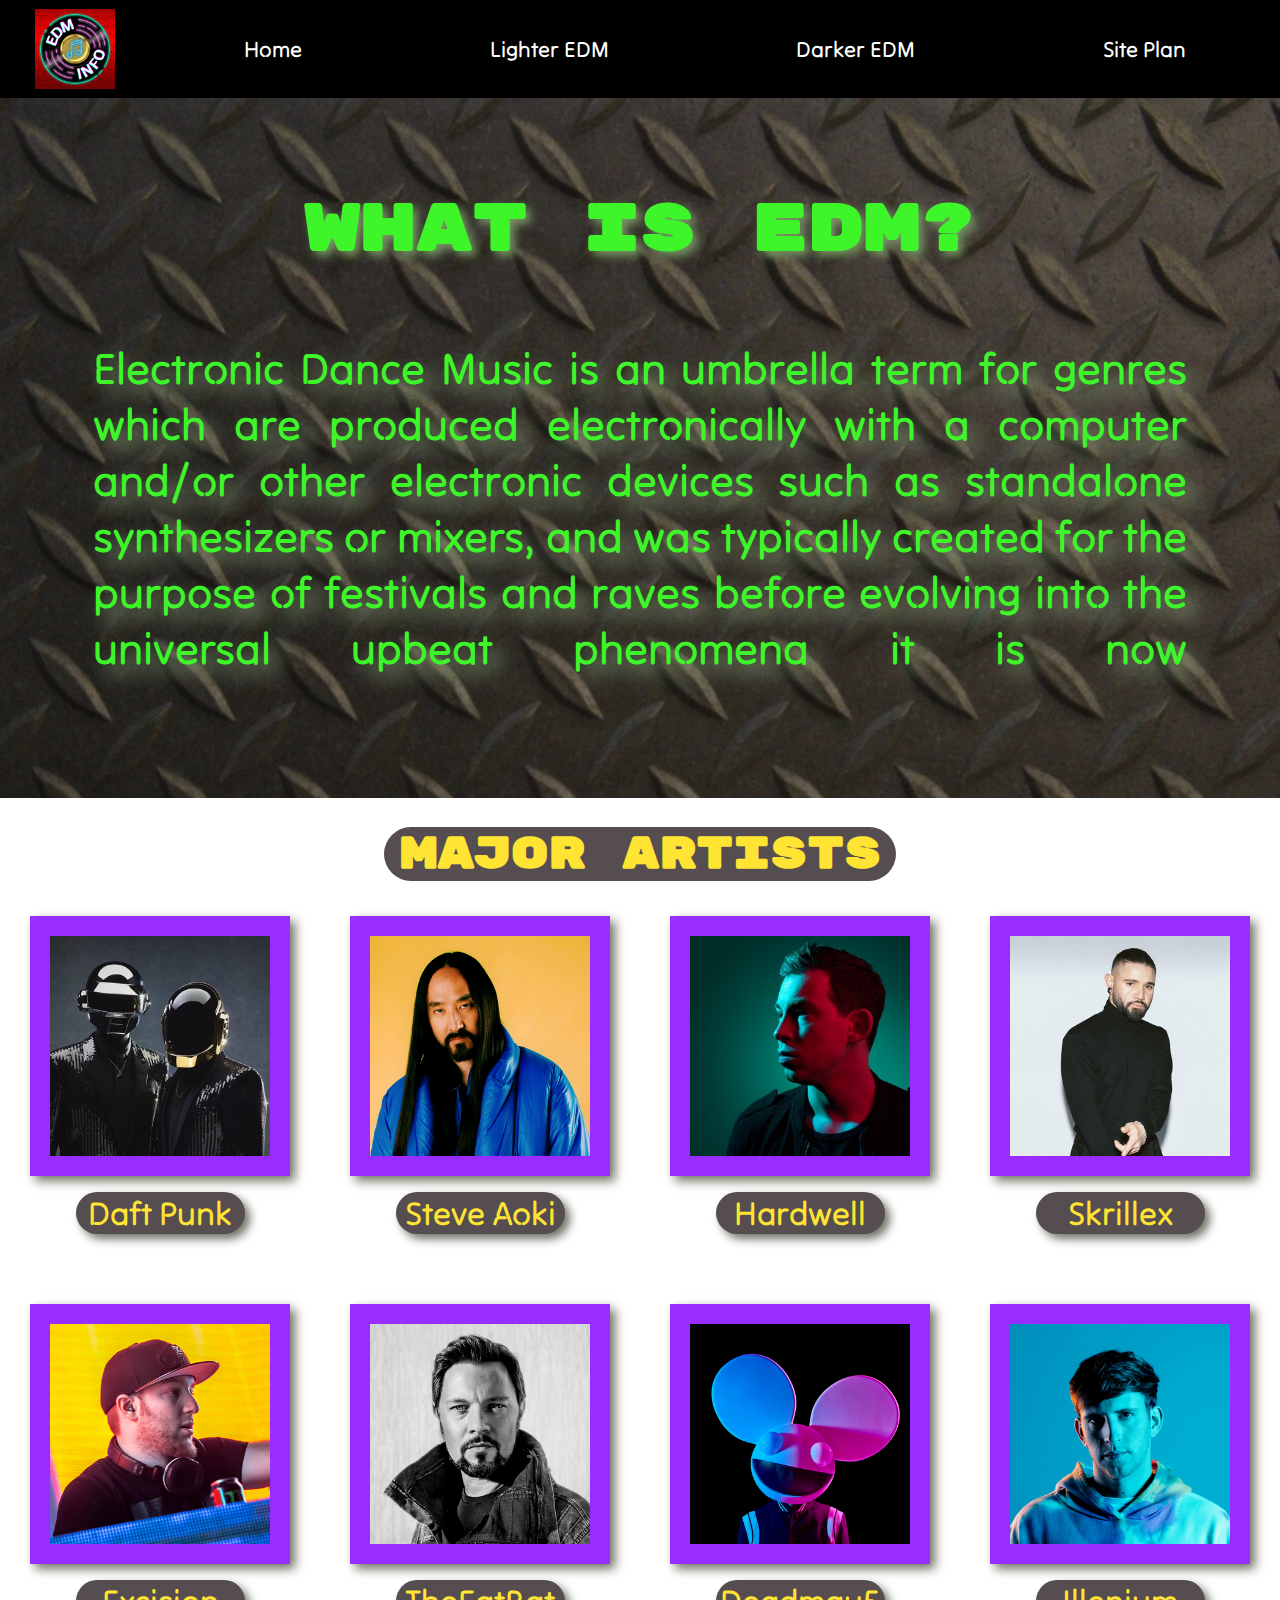
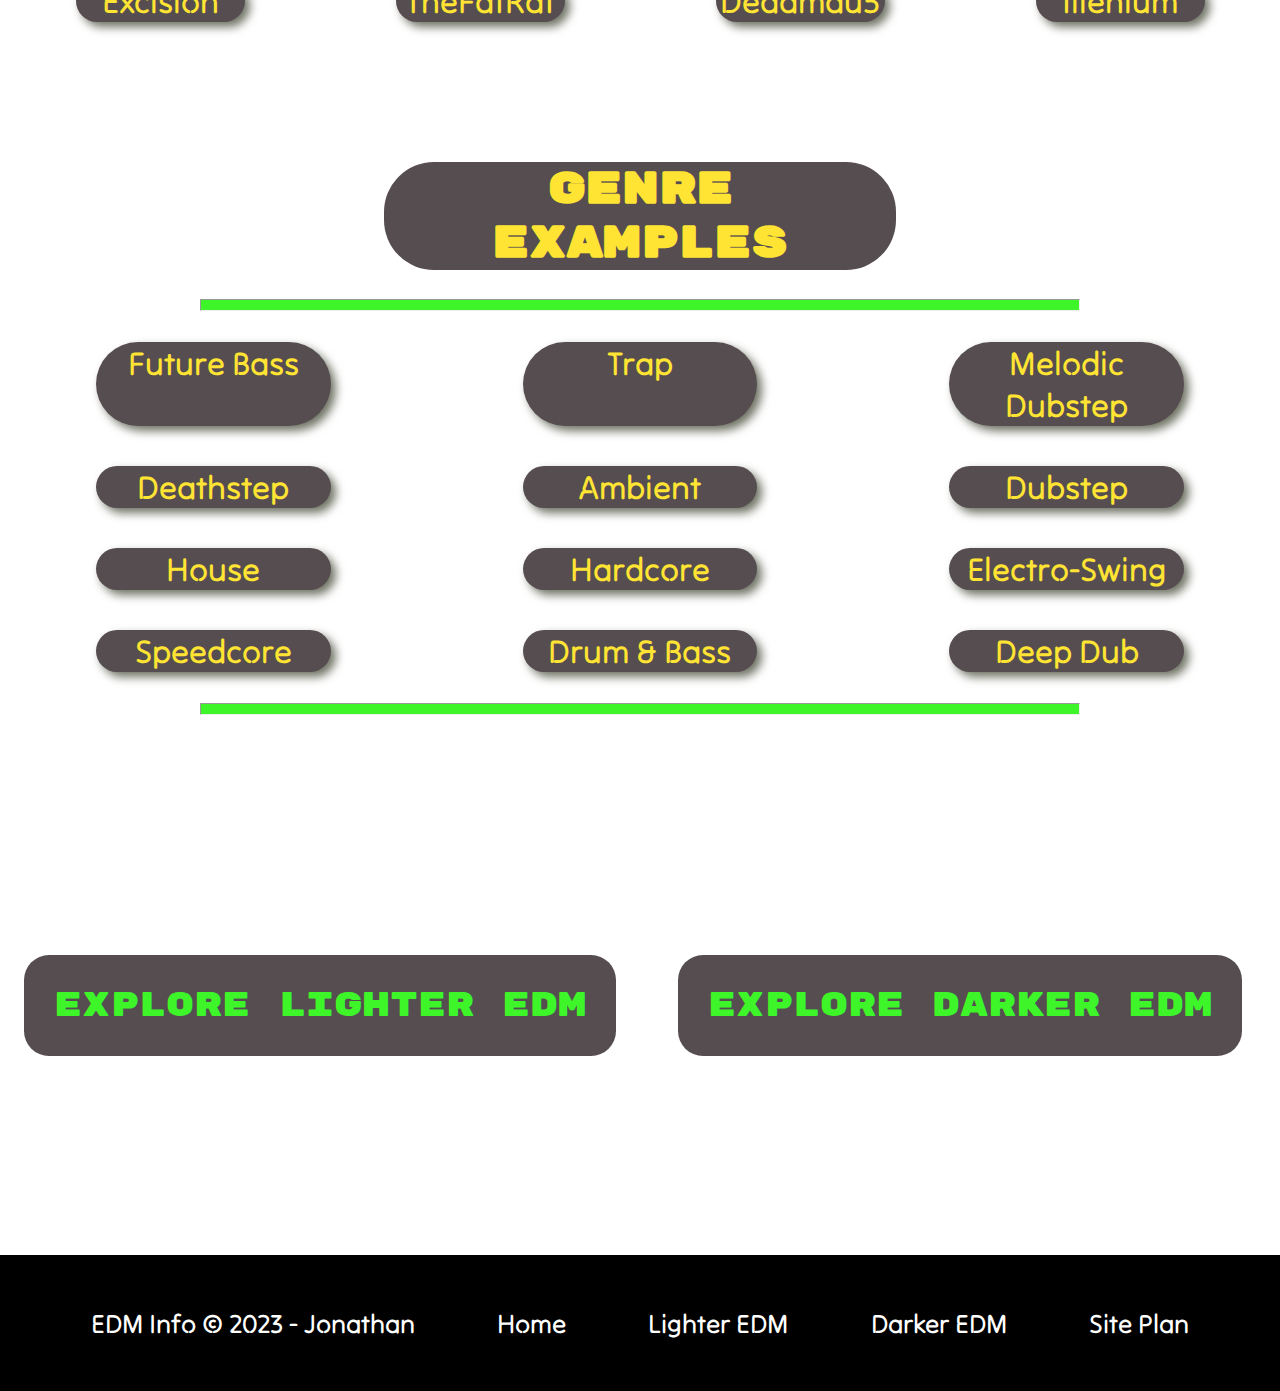
<file: edminfo/index.html>
<!DOCTYPE html>
<html lang="en">
<head>
    <meta charset="UTF-8">
    <meta name="viewport" content="width=device-width, initial-scale=1.0">
    <title>EDM Info | Home</title>
    <link rel="stylesheet" href="styles/style.css">
</head>
<body>
    <div id="content">
        <header>
            <a id="logo-link" href="index.html">
                <img class="logo" src="images/edm_info_logo.png" alt="EDM Info Logo">
            </a>
            <nav>
                <a href="index.html">Home</a>
                <a href="lighter-edm.html">Lighter EDM</a>
                <a href="darker-edm.html">Darker EDM</a>
                <a href="site-plan.html">Site Plan</a>
            </nav>
        </header>
        <div id="hero">
            <div id="hero-box">
                <div class="parallax"></div>
                <!--<img id="hero-img" src="images/hero_banner.jpg" alt="Metal Grate Background">-->
            </div>
            <section id="hero-msg">
                <h1 class="home-title">What is EDM?</h1>
                <p>Electronic Dance Music is an umbrella term for genres which are produced electronically with a computer and/or other electronic devices such as standalone synthesizers or mixers, and was typically created for the purpose of festivals and raves before evolving into the universal upbeat phenomena it is now</p>
            </section>
        </div>
        <main>
            <div class="title-boxes">
                <h1>Major Artists</h1>
            </div>
            <div id="artist-grid">
                <section class="artist-card-daft">
                    <img class="card-img" src="images/daft_punk.jpg" alt="Daft Punk image">
                    <h2 class="artist-name">Daft Punk</h2>
                </section>
                <section class="artist-card-steve">
                    <img class="card-img" src="images/steve_aoki.png" alt="Steve Aoki image">
                    <h2 class="artist-name">Steve Aoki</h2>
                </section>
                <section class="artist-card-hardwell">
                    <img class="card-img" src="images/hardwell.jpg" alt="hardwell image">
                    <h2 class="artist-name">Hardwell</h2>
                </section>
                <section class="artist-card-skrillex">
                    <img class="card-img" src="images/skillex.jpg" alt="Skrillex image">
                    <h2 class="artist-name">Skrillex</h2>
                </section>
                <section class="artist-card-excision">
                    <img class="card-img" src="images/excision.png" alt="Excision image">
                    <h2 class="artist-name">Excision</h2>
                </section>
                <section class="artist-card-thefatrat">
                    <img class="card-img" src="images/thefatrat.png" alt="TheFatRat image">
                    <h2 class="artist-name">TheFatRat</h2>
                </section>
                <section class="artist-card-deadmau5">
                    <img class="card-img" src="images/deadmau5.png" alt="Deadmau5 image">
                    <h2 class="artist-name">Deadmau5</h2>
                </section>
                <section class="artist-card-illenium">
                    <img class="card-img" src="images/illenium.png" alt="Illenium image">
                    <h2 class="artist-name">Illenium</h2>
                </section>
            </div>
            <div class="title-boxes">
                <h1>Genre Examples</h1>
            </div>
            <hr>
            <div id="genre-grid">
                <h2 class="genre-card-future">Future Bass</h2>
                <h2 class="genre-card-trap">Trap</h2>
                <h2 class="genre-card-melodic">Melodic Dubstep</h2>
                <h2 class="genre-card-deathstep">Deathstep</h2>
                <h2 class="genre-card-ambient">Ambient</h2>
                <h2 class="genre-card-dubstep">Dubstep</h2>
                <h2 class="genre-card-house">House</h2>
                <h2 class="genre-card-hardcore">Hardcore</h2>
                <h2 class="genre-card-electro">Electro-Swing</h2>
                <h2 class="genre-card-speedcore">Speedcore</h2>
                <h2 class="genre-card-drum">Drum & Bass</h2>
                <h2 class="genre-card-deep">Deep Dub</h2>
            </div>
            <hr>
            <div id="button-grid">
                <div class="parallax2"></div>
                <a class="button-light" href="lighter-edm.html">Explore Lighter EDM</a>
                <a class="button-dark" href="darker-edm.html">Explore Darker EDM</a>
            </div>
        </main>
        <footer>
            <p>EDM Info &copy; 2023 - Jonathan</p>
            <p><a href="index.html">Home</a></p>
            <p><a href="lighter-edm.html">Lighter EDM</a></p>
            <p><a href="darker-edm.html">Darker EDM</a></p>
            <p><a href="site-plan.html">Site Plan</a></p>
        </footer>
    </div>
</body>
</html>
</file>
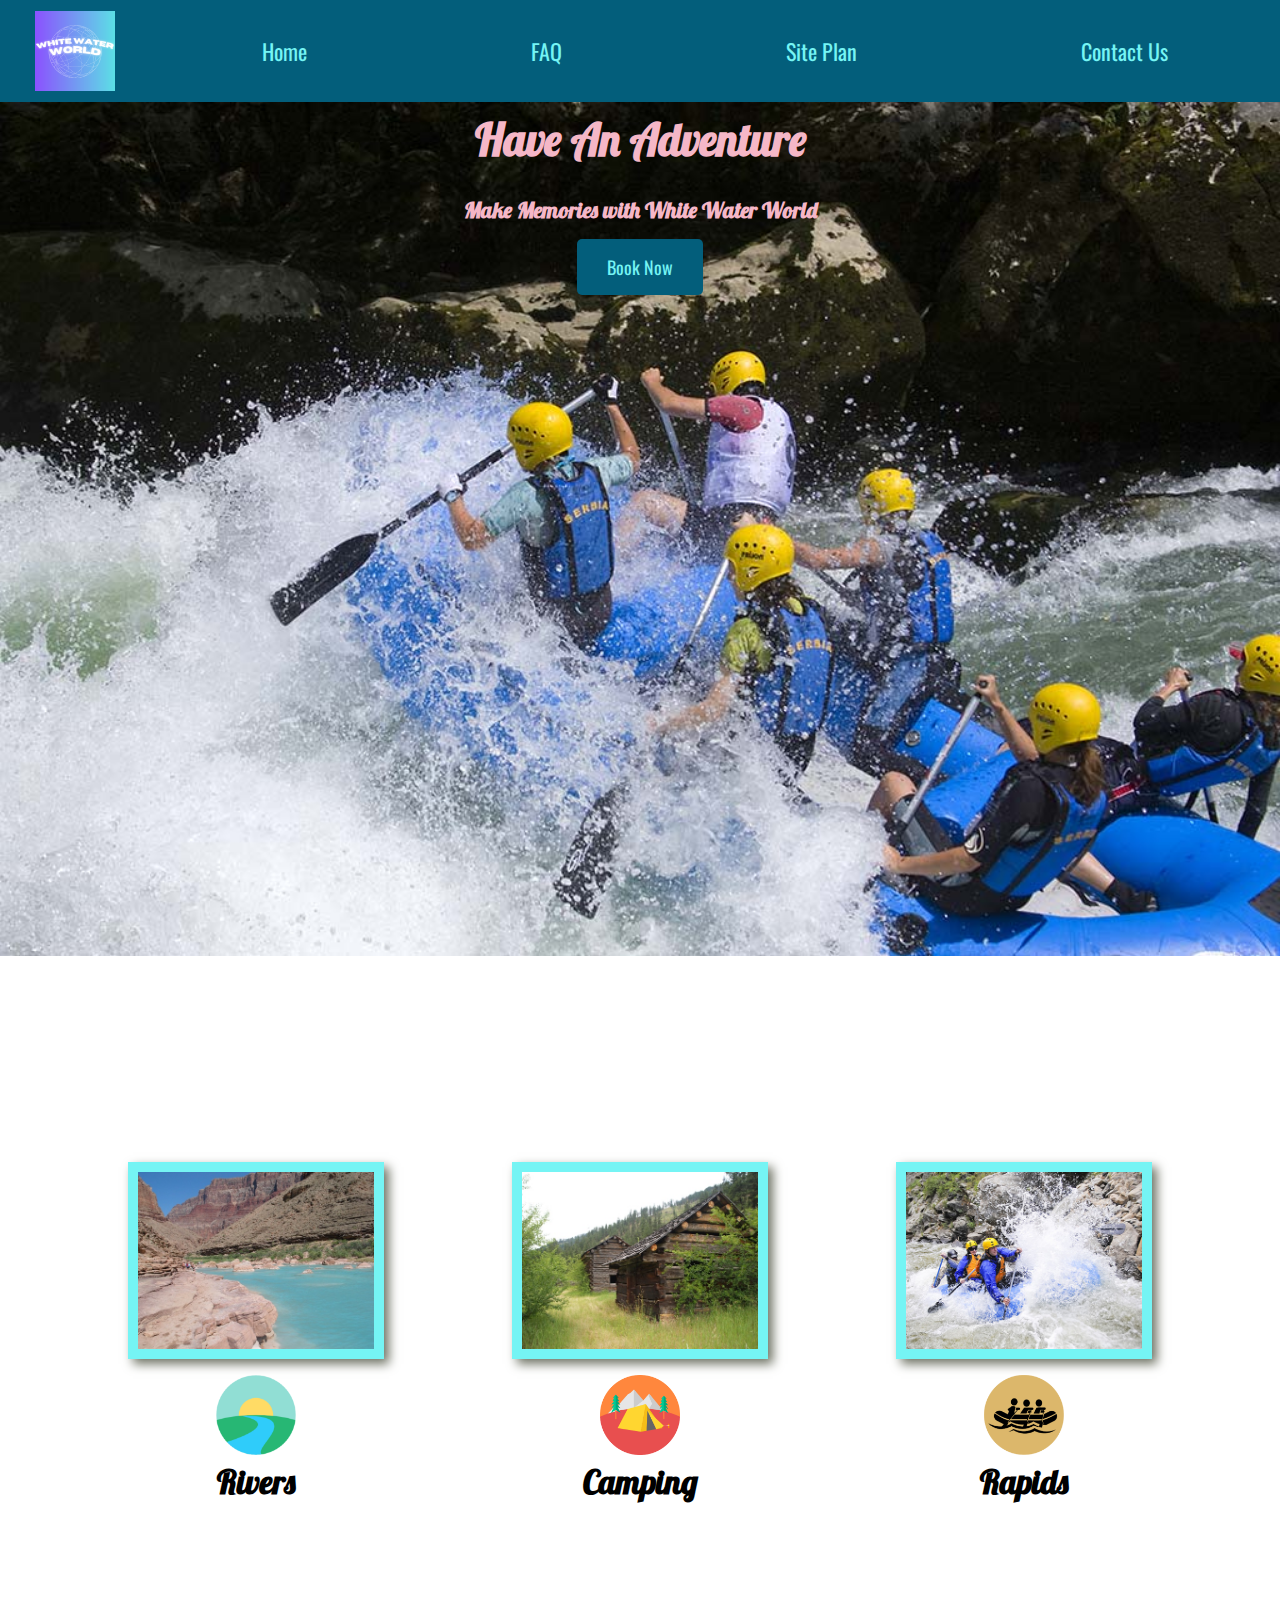
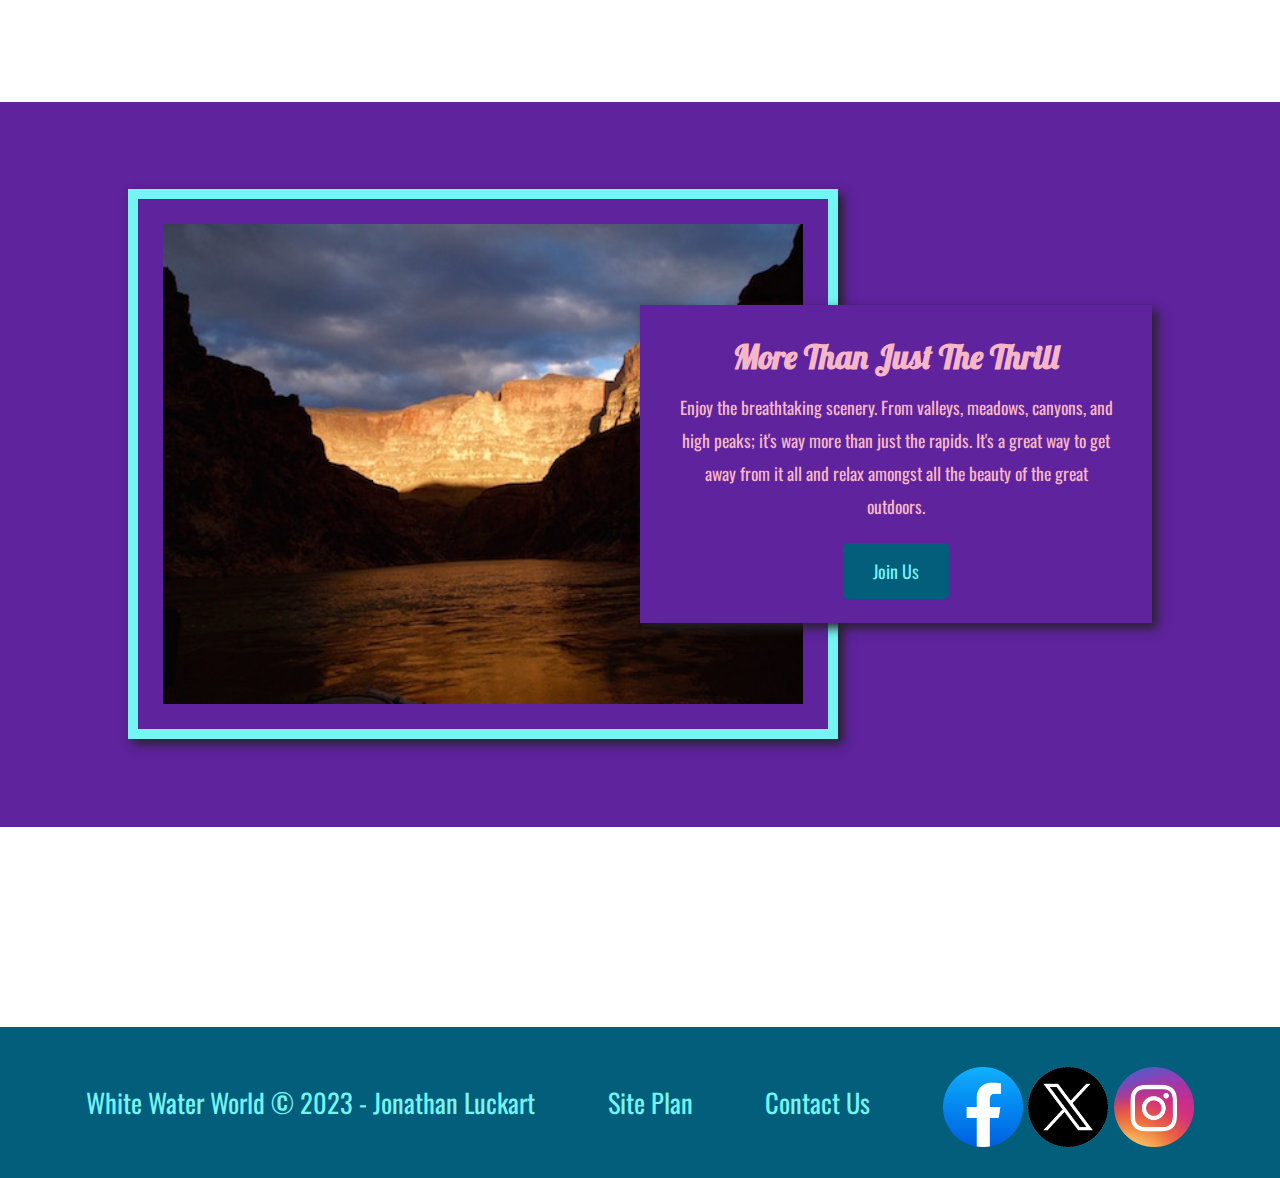
<file: wwr/index.html>
<!DOCTYPE html>
<html lang="en">
<head>
    <meta charset="UTF-8">
    <meta name="viewport" content="width=device-width, initial-scale=1.0">
    <title>White Water World | Home</title>
    <link rel="stylesheet" href="styles/style.css">
</head>
<body>
    <div id="content">
        <header>
            <a id="logo_link" href="index.html">
                <img class="logo" src="images/rafting_logo.png" alt="White Water World logo">
            </a>
            <nav>
                <a href="index.html">Home</a>
                <a href="faq.html">FAQ</a>
                <a href="site-plan-rafting.html">Site Plan</a>
                <a href="contactus.html">Contact Us</a>
            </nav>
        </header>
        <div id="hero">
            <div id="hero-box">
                <img id="hero-img" src="images/hero.jpg" alt="People enjoying rafting">
            </div>
            <section id="hero-msg">
                <h1 class="home-title">Have An Adventure</h1>
                <h4>Make Memories with White Water World</h4>
                <div class="button-box">
                    <a class="book" href="contactus.html">Book Now</a>
                </div>
            </section>
        </div>
        <main class="home-grid">
            <section class="rivers-card">
                <img class="card-img" src="images/rivers.jpg" alt="river in canyon">
                <img class="icon" src="images/river_icon.png" alt="river icon">
                <h2>Rivers</h2>
            </section>
            <section class="camping-card">
                <img class="card-img" src="images/camping.jpg" alt="cabin in the woods">
                <img class="icon" src="images/camping_icon.png" alt="camping icon">
                <h2>Camping</h2>
            </section>
            <section class="rapids-card">
                <img class="card-img" src="images/rapids.jpg" alt="rafting boat">
                <img class="icon" src="images/rapids_icon.png" alt="rafting icon">
                <h2>Rapids</h2>
            </section>
            <div id="background"></div>
            <img class="mountains" src="images/mountains.jpg" alt="Misty mountains">
            <section class="msg">
                <h2>More Than Just The Thrill</h2>
                <p>Enjoy the breathtaking scenery. From valleys, meadows, canyons, and high peaks; it's way more than just the rapids. It's a great way to get away from it all and relax amongst all the beauty of the great outdoors.</p>
                <a class="join" href="rivers.html">Join Us</a>
            </section>
        </main>
        <footer>
            <p>White Water World &copy; 2023 - Jonathan Luckart</p>
            <p><a href="site-plan-rafting.html">Site Plan</a></p>
            <p><a href="contactus.html">Contact Us</a></p>
            <div class="social">
                <a href="https://facebook.com" target="_blank">
                    <img src="images/facebook.png" alt="fb icon">
                </a>
                <a href="https://twitter.com" target="_blank">
                    <img src="images/twitter.png" alt="twitter icon">
                </a>
                <a href="https://instagram.com" target="_blank">
                    <img src="images/instagram.png" alt="instagram icon">
                </a>
            </div>
        </footer>
    </div>
</body>
</html>
</file>
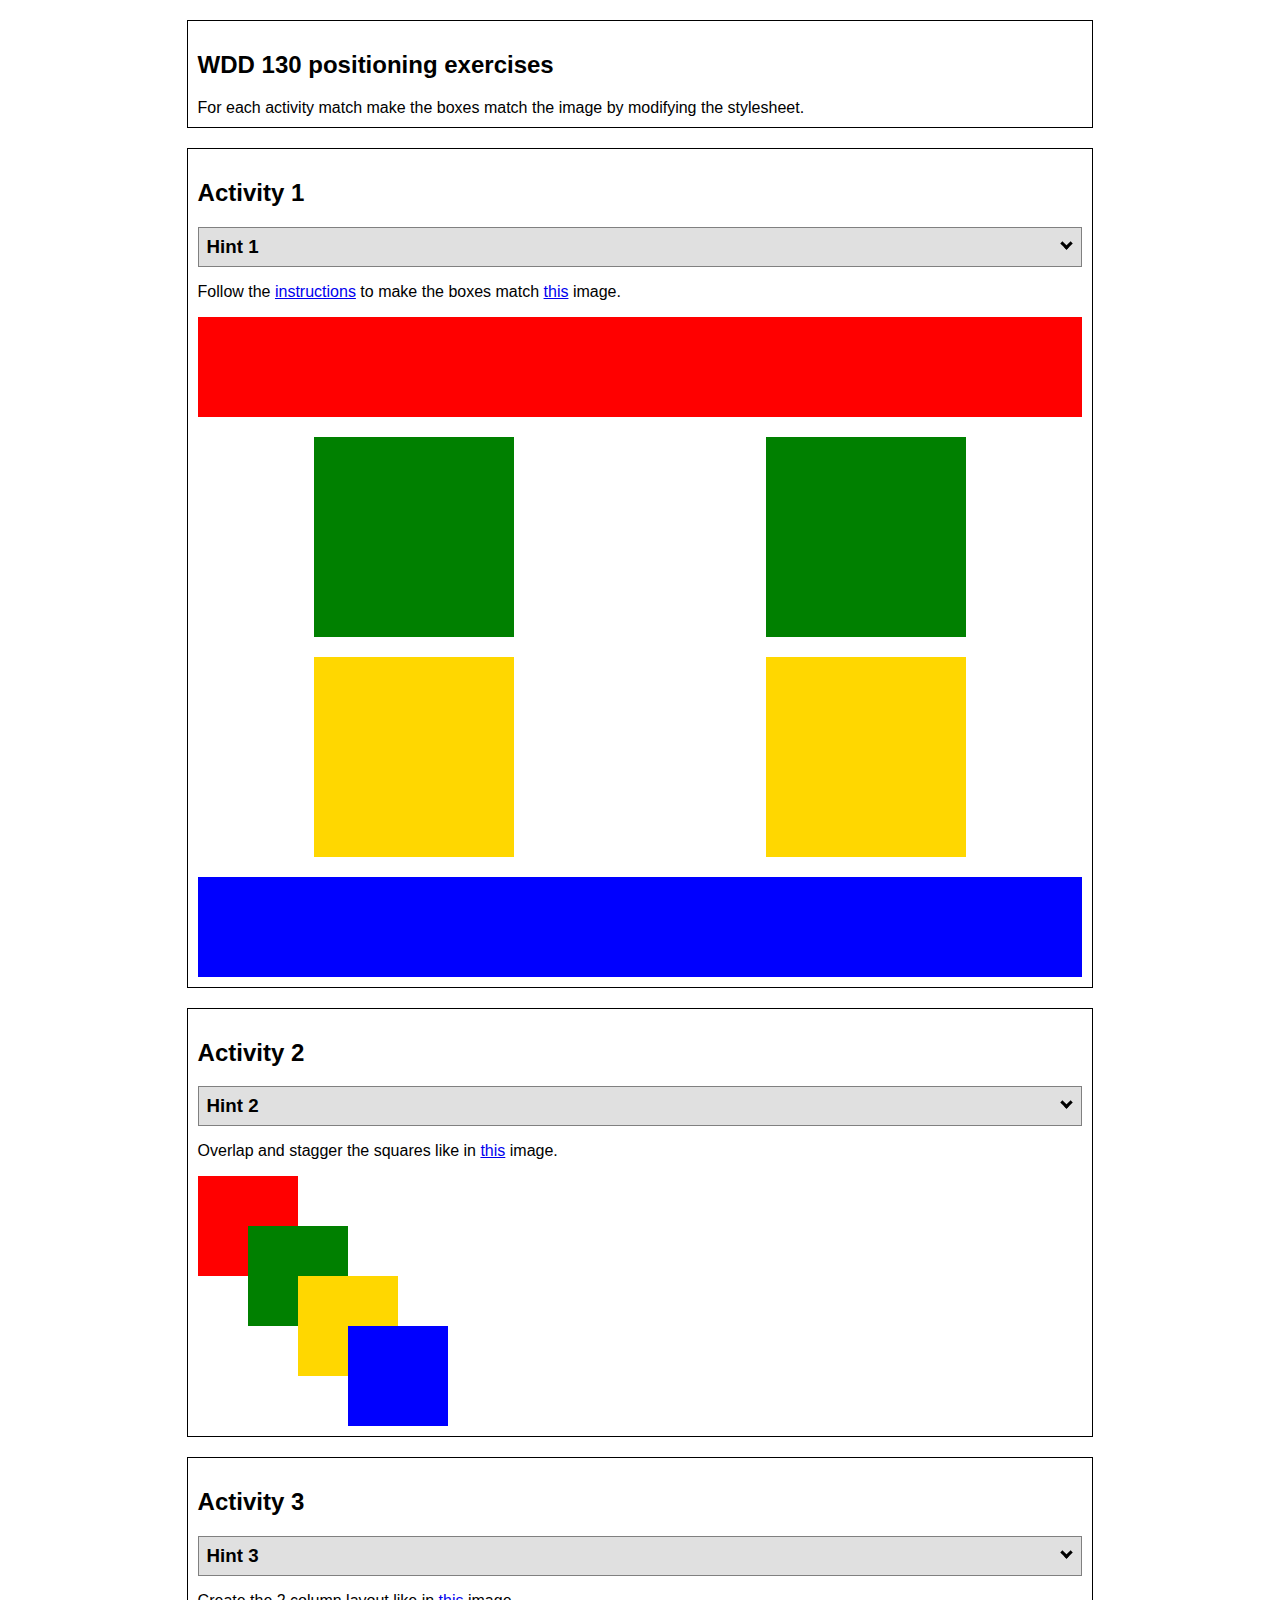
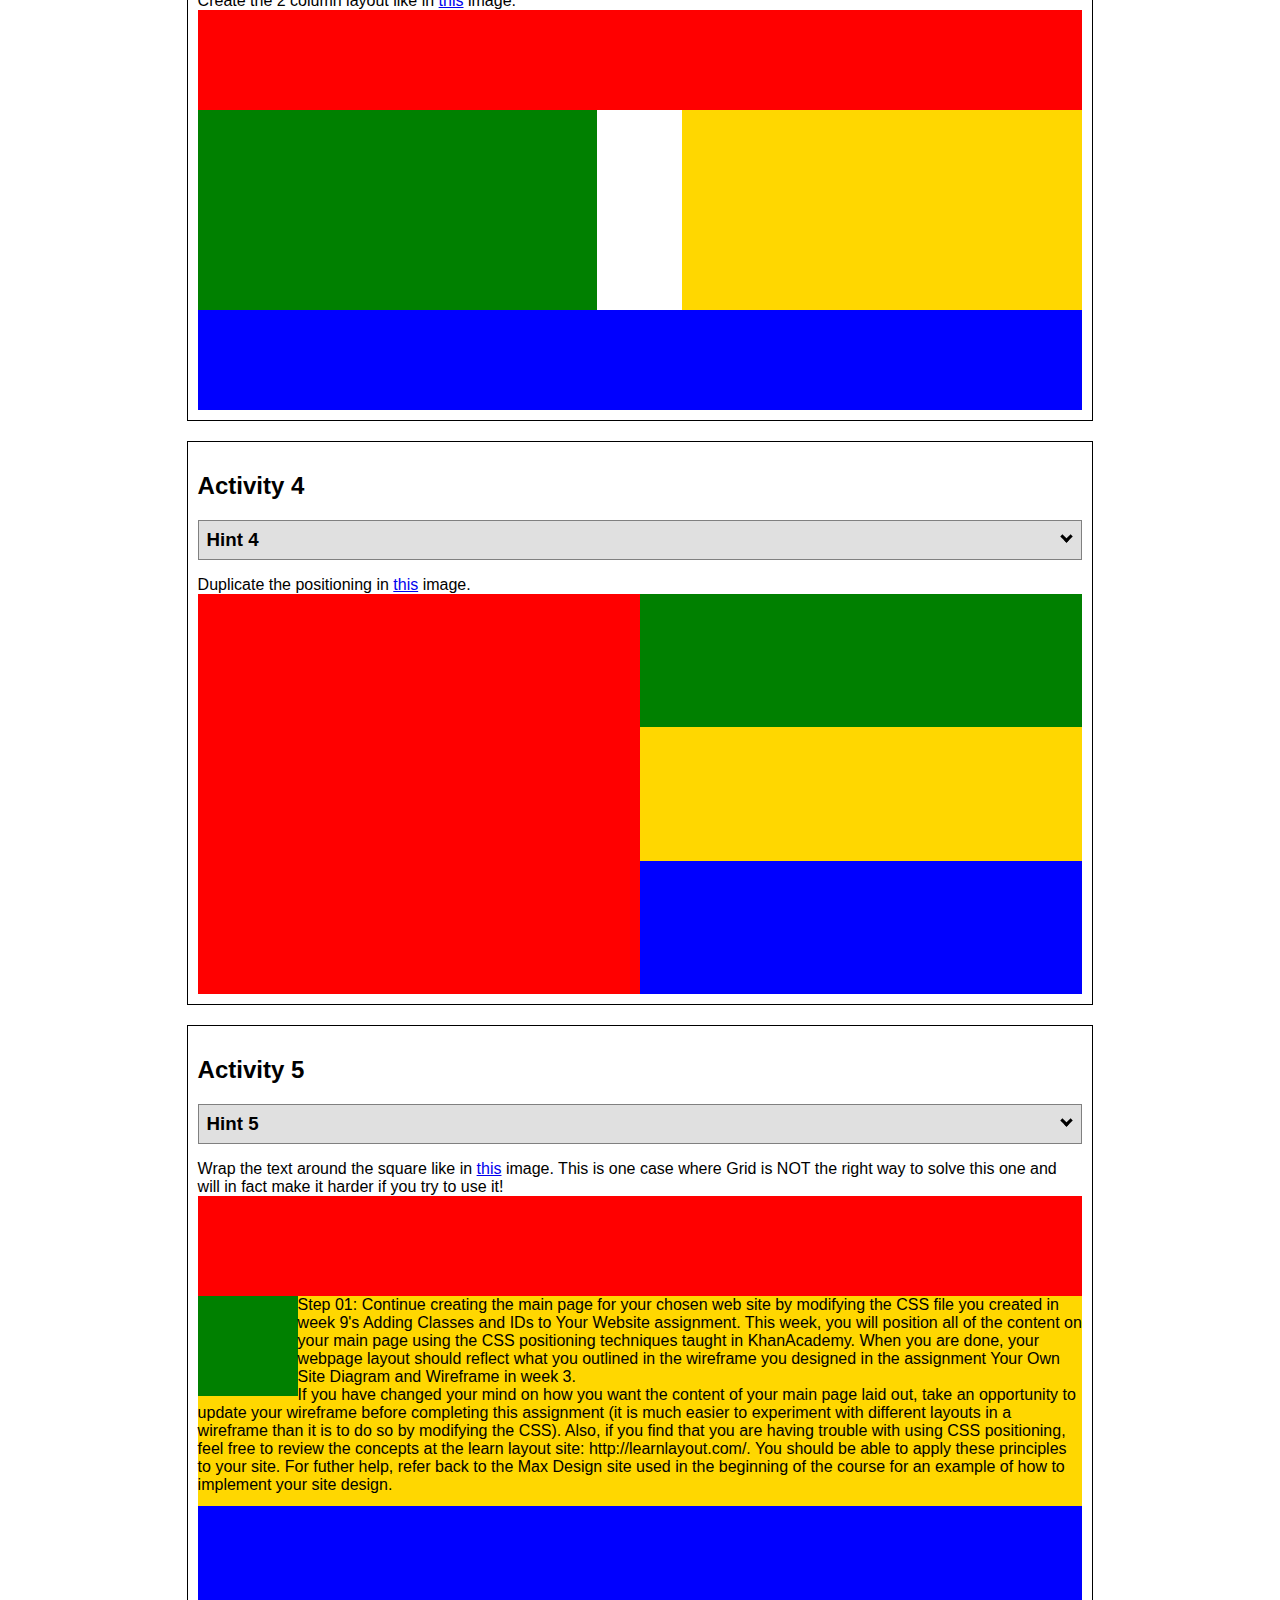
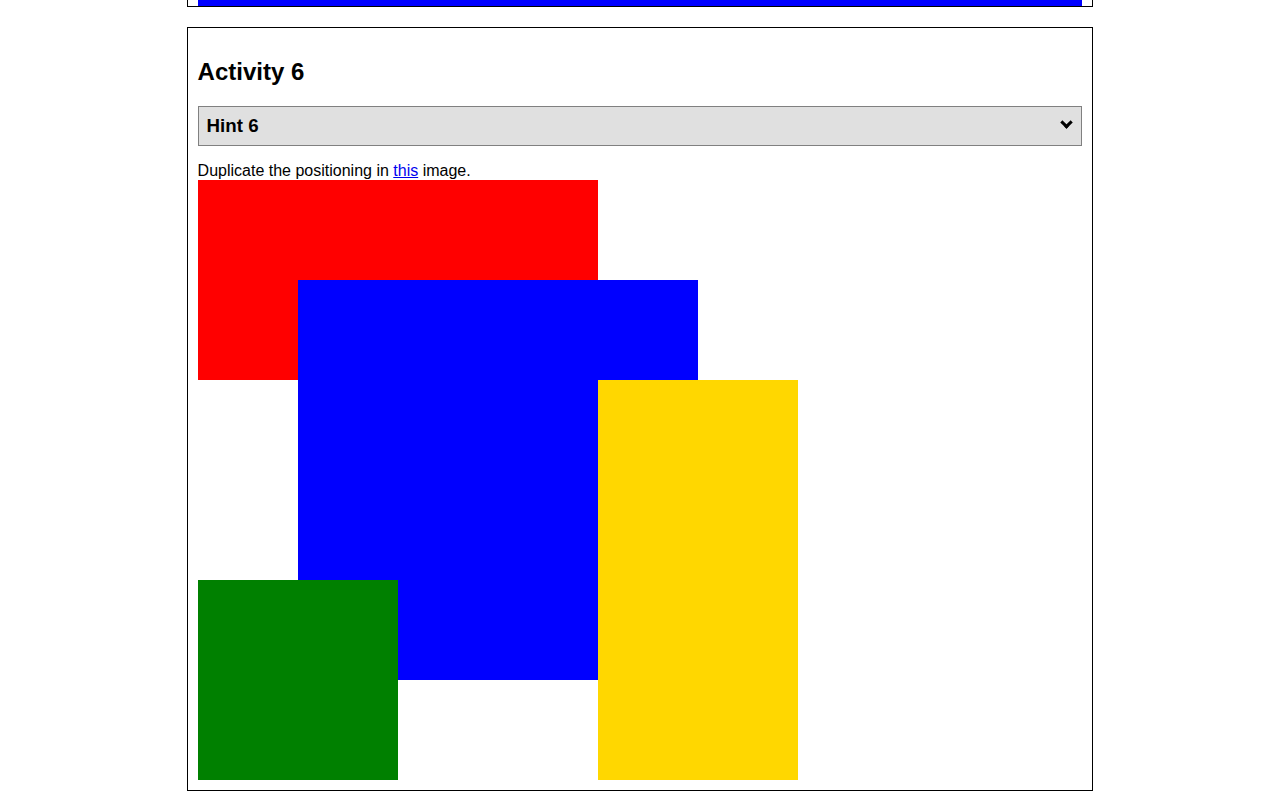
<file: positioning.html>
<!DOCTYPE html>
<html lang="en">
  <head>
    <!-- HTML - Name: positioning.html -->
    <title>Positioning Activity</title>
    <link rel="stylesheet" type="text/css" href="positionstyles.css" />
  </head>
  <body>
    <div class="activity">
      <h2>WDD 130 positioning exercises</h2>
      For each activity match make the boxes match the image by modifying the stylesheet.</div>
    <div class="activity">
      <h2>Activity 1</h2>
      <section class="hint"><input type="checkbox" ><i></i> <h3>Hint 1</h3><div><p>Check out the <a href="https://byui-wdd.github.io/wdd130/activities/w06-css-positioning.html" target="_blank">activity instructions</a> in Ilearn!</p></div></section>
      <p>Follow the <a href="https://byui-wdd.github.io/wdd130/activities/w06-css-positioning.html" target="_blank">instructions</a> to make the boxes match  <a href="https://byui-wdd.github.io/wdd130/images/example1.png" target="_blank">this</a> image.</p>
      <div class="content1" >
        <div class="red1" ></div>
        <div class="green1" ></div>
        <div class="green1" ></div>
        <div class="yellow1"></div>
        <div class="yellow1"></div>
        <div class="blue1"></div>
      </div>
    </div>
    <div class="activity">
      <h2>Activity 2</h2>
      <section class="hint"><input type="checkbox" > <h3>Hint 2</h3><i></i><div>
      <ul>
      <li>grid-template-columns: 50px 50px 50px 50px 50px </li></ul></div></section>
      <p>Overlap and stagger the squares like in <a href="https://byui-wdd.github.io/wdd130/images/example2.png" target="_blank">this</a> image.</p>
      <div class="content2" >
        <div class="red2" ></div>
        <div class="green2" ></div>
        <div class="yellow2"></div>
        <div class="blue2"></div>
      </div>
    </div>
    <div class="activity">
      <h2>Activity 3</h2>
      <section class="hint"><input type="checkbox" > <h3>Hint 3</h3><i></i><div><p>This one is going to be best solved with CSS Grid. Remember to make the boxes the right width first...then start moving them around. </p><h4>Properties used:</h4><ul><li>display:grid;</li><li>grid-template-columns:</li><li>grid-column-gap:</li>
        <li>grid-column:</li>  </ul></div></section>
      Create the 2 column layout like in <a href="https://byui-wdd.github.io/wdd130/images/example3.png" target="_blank">this</a>  image.
      <div class="content3" >
        <div class="red3" ></div>
        <div class="green3" ></div>
        <div class="yellow3"></div>
        <div class="blue3"></div>
      </div>
    </div>
    <div class="activity">
      <h2>Activity 4</h2>
      <section class="hint"><input type="checkbox" > <h3>Hint 4</h3><i></i><div><p>For the others we have been primarily concerned with width. For this one you will need to adjust height as well. </p><h4>Properties used:</h4><ul><li>display:grid;</li><li>grid-template-columns:</li><li>grid-row:</li></ul></div></section>
      Duplicate the positioning in <a href="https://byui-wdd.github.io/wdd130/images/example4.png" target="_blank">this</a> image. 
      <div class="content4" >
        <div class="red4" ></div>
        <div class="green4" ></div>
        <div class="yellow4"></div>
        <div class="blue4"></div>
      </div>
    </div>

    <div class="activity">
      <h2>Activity 5</h2>
      <section class="hint"><input type="checkbox" > <h3>Hint 5</h3><i></i><div><p>Grid is <strong>not</strong> the right way to do this.  In fact there is only one way to really do that...and that is with float. Remember that we float the thing we want the text to wrap around.  Also remember to start by making all the shapes the right size and shape.</p><h4>Properties used:</h4><ul><li>float: left;</li></ul></div></section>
      Wrap the text around the square like in <a href="https://byui-wdd.github.io/wdd130/images/example5.png" target="_blank">this</a> image. This is one case where Grid is NOT the right way to solve this one and will in fact make it harder if you try to use it!
      <div class="content5" >
        <div class="red5" ></div>
        <div class="green5" ></div>
        <div class="yellow5">Step 01: Continue creating the main page for your chosen web site by modifying the CSS file you created in week 9's Adding Classes and IDs to Your Website assignment. This week, you will position all of the content on your main page using the CSS positioning techniques taught in KhanAcademy. When you are done, your webpage layout should reflect what you outlined in the wireframe you designed in the assignment Your Own Site Diagram and Wireframe in week 3. <br />
          If you have changed your mind on how you want the content of your main page laid out, take an opportunity to update your wireframe before completing this assignment (it is much easier to experiment with different layouts in a wireframe than it is to do so by modifying the CSS). Also, if you find that you are having trouble with using CSS positioning, feel free to review the concepts at the learn layout site: http://learnlayout.com/. You should be able to apply these principles to your site. For futher help, refer back to the Max Design site used in the beginning of the course for an example of how to implement your site design.</div>
        <div class="blue5"></div>
      </div>
    </div>
    <div class="activity">
      <h2>Activity 6</h2>
      <section class="hint"><input type="checkbox" > <h3>Hint 6</h3><i></i><div><p>This one is all about visualizing the grid behind the layout. If you are having a hard time doing that first: all the sizes are even multiples of 100, and second here is another example with the lines drawn: <a href="https://byui-wdd.github.io/wdd130/images/example6-hint.png" target="_blank">example 6 with lines</a>. For this one you will find it easiest if you use px for the column width. You can also use <kbd>z-index</kbd> to control the element layering.    </p><h4>Properties used:</h4><ul><li>display:grid;</li><li>grid-template-columns:</li><li>grid-column:</li><li>grid-row:</li><li><a href="https://www.w3schools.com/cssref/pr_pos_z-index.asp" target="_blank">z-index:</a></li></ul></div></section>
      Duplicate the positioning in <a href="https://byui-wdd.github.io/wdd130/images/example6.png" target="_blank">this</a> image.
      <div class="content6" >
        <div class="red6" ></div>
        <div class="green6" ></div>
        <div class="yellow6"></div>
        <div class="blue6"></div>
      </div>
    </div>
  </body>
</html>
</file>
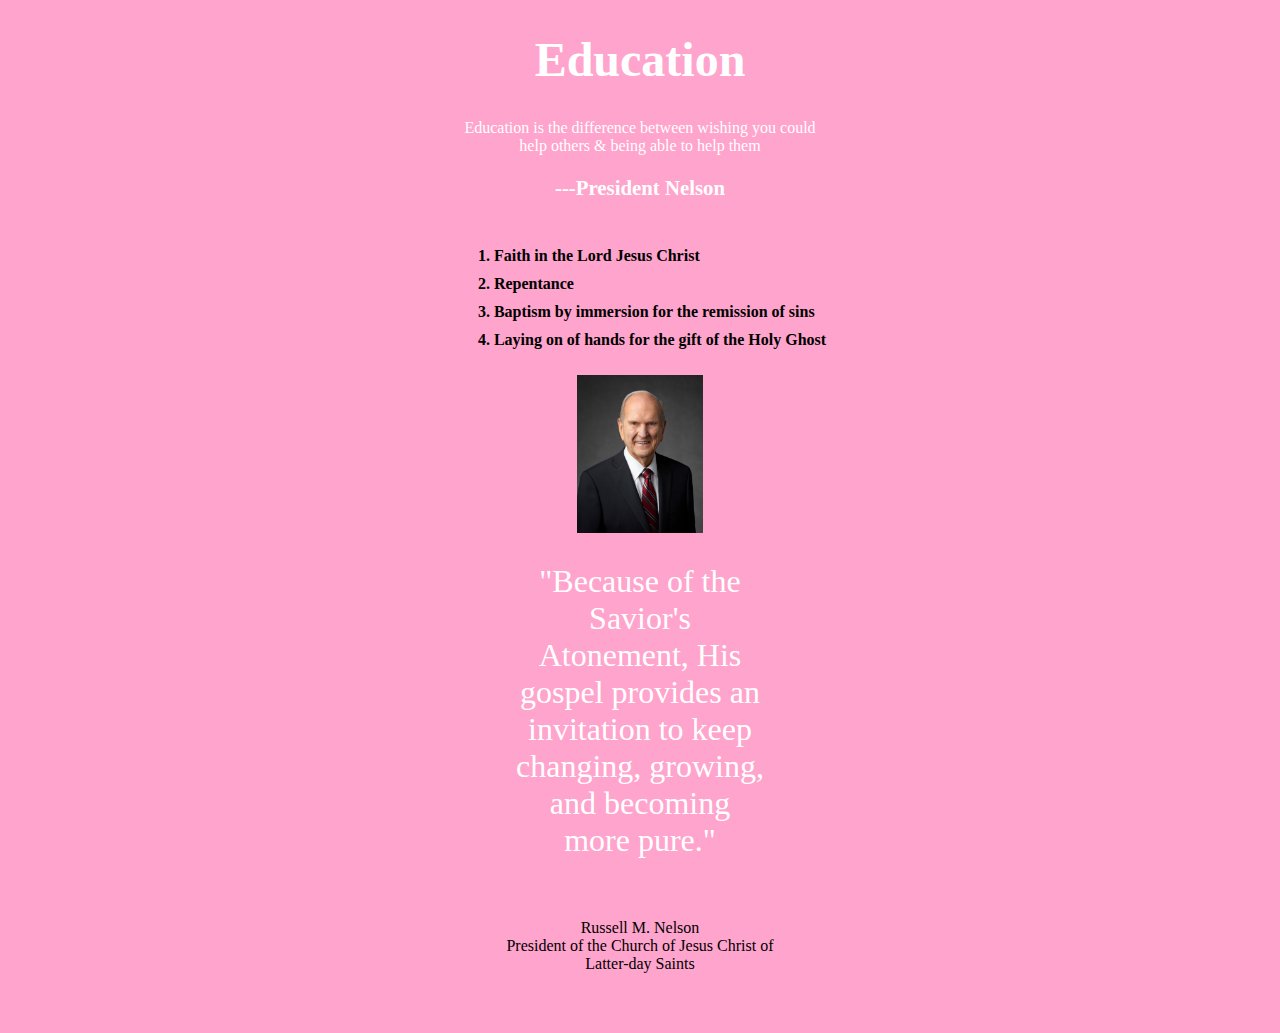
<file: aboutme/challenge.html>
<!DOCTYPE html>
<html lang="en">
<head>
    <meta charset="UTF-8">
    <meta name="viewport" content="width=device-width, initial-scale=1.0">
    <title>Challenge</title>
    <link rel="stylesheet" href="styles/challenge.css">
</head>
<body>
    <header>
        <nav>
            <h1 id="hover_banner">Education</h1>
        </nav>
    </header>
    <main>
        <div id="for_white">
            <p id="smallp">Education is the difference between wishing you could help others & being able to help them</p>
            <p id="medium">---President Nelson</p>
        </div>
        <div id="list">
            <ol>
                <li class="margin">Faith in the Lord Jesus Christ</li>
                <li class="margin">Repentance</li>
                <li class="margin">Baptism by immersion for the remission of sins</li>
                <li class="margin">Laying on of hands for the gift of the Holy Ghost</li>
            </ol>
        </div>
        <div id="pres_message">
            <img id="prophet" src="images/prophet.jpeg" alt="President Russell M Nelson">
            <p>"Because of the Savior's Atonement, His gospel provides an invitation to keep changing, growing, and becoming more pure."</p>
        </div>
    </main>
    <footer>
        <p class="bottom">Russell M. Nelson</p>
        <p class="bottom">President of the Church of Jesus Christ of Latter-day Saints</p>
    </footer>
</body>
</html>
</file>
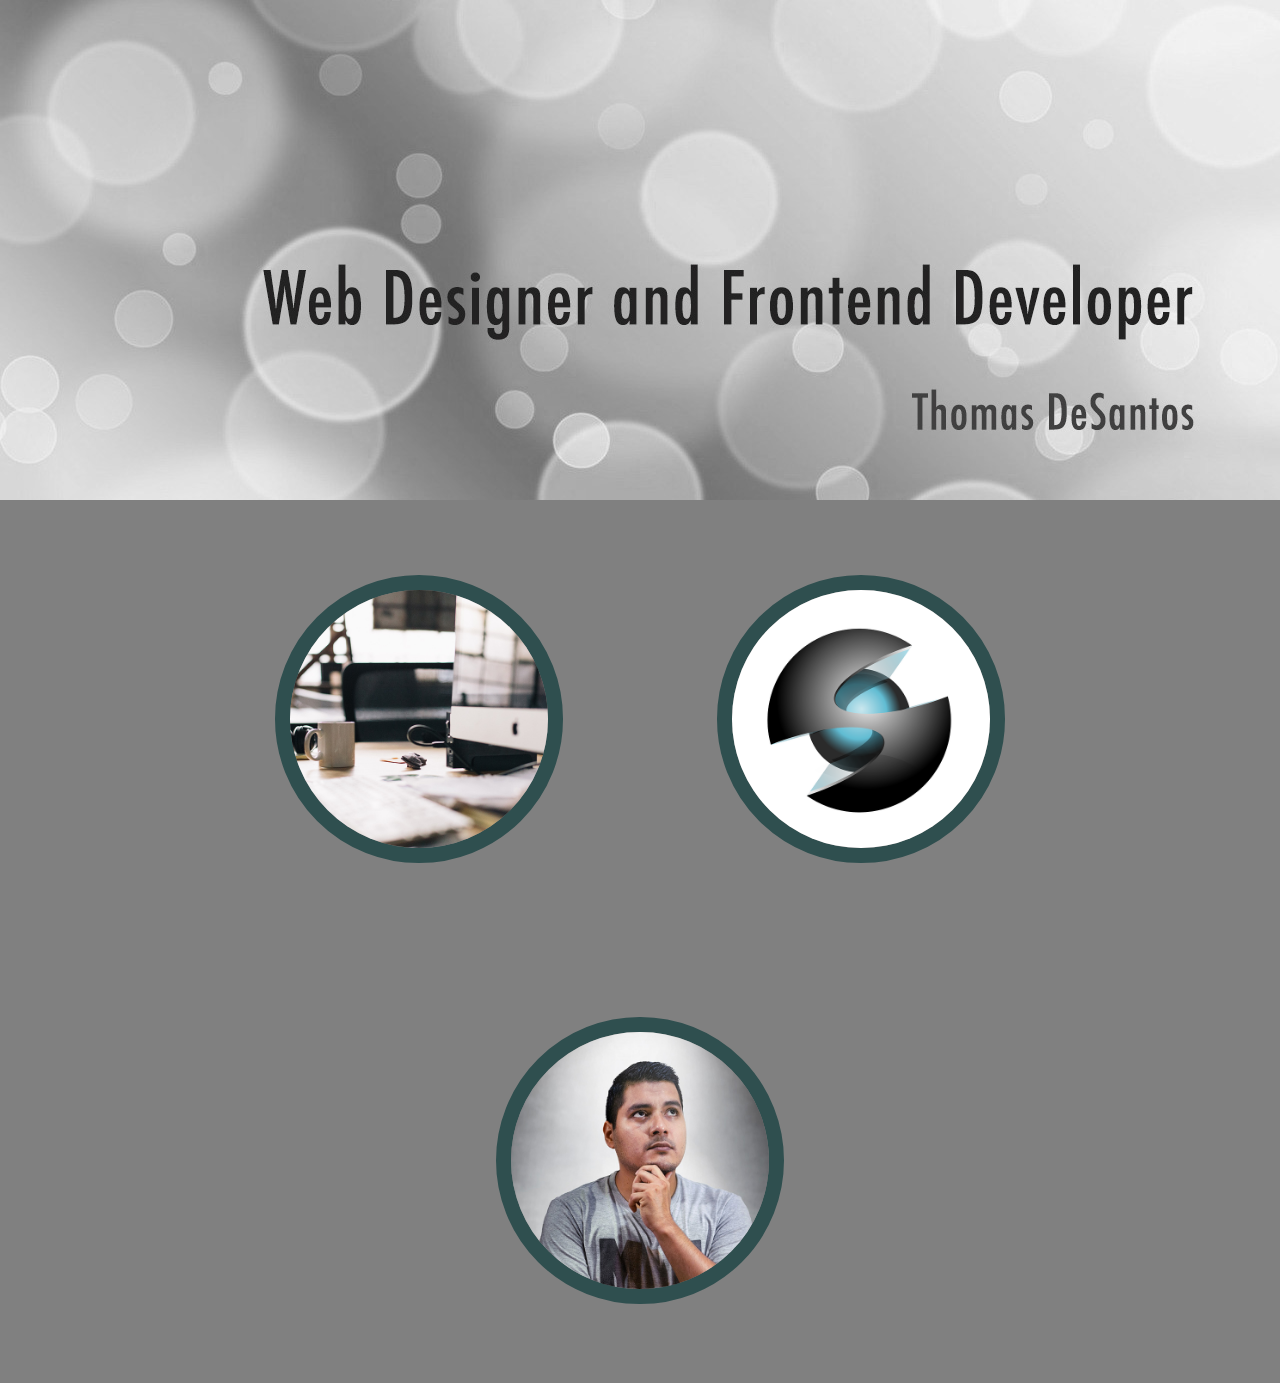
<file: aboutme/challenge2.html>
<!DOCTYPE html>
<html lang="en">
<head>
    <meta charset="UTF-8">
    <meta name="viewport" content="width=device-width, initial-scale=1.0">
    <title>W05 Challenge</title>
    <link rel="stylesheet" href="styles/challenge2.css"/>
</head>
<body>
    <header>
        <div>
            <img id="resize_title" src="images/challenge2 title.jpg" alt="Generic title background">
        </div>
    </header>
    <footer id="image_holder">
        <div id="center">
            <img class="logos" src="images/challenge2 desk.jpg" alt="Desk with stuff logo">
            <img class="logos" src="images/challenge2 graphic.png" alt="Fancy s graphic logo">
            <img class="logos" src="images/challenge2 person.jpg" alt="Man thinking logo">
        </div>
    </footer>
</body>
</html>
</file>
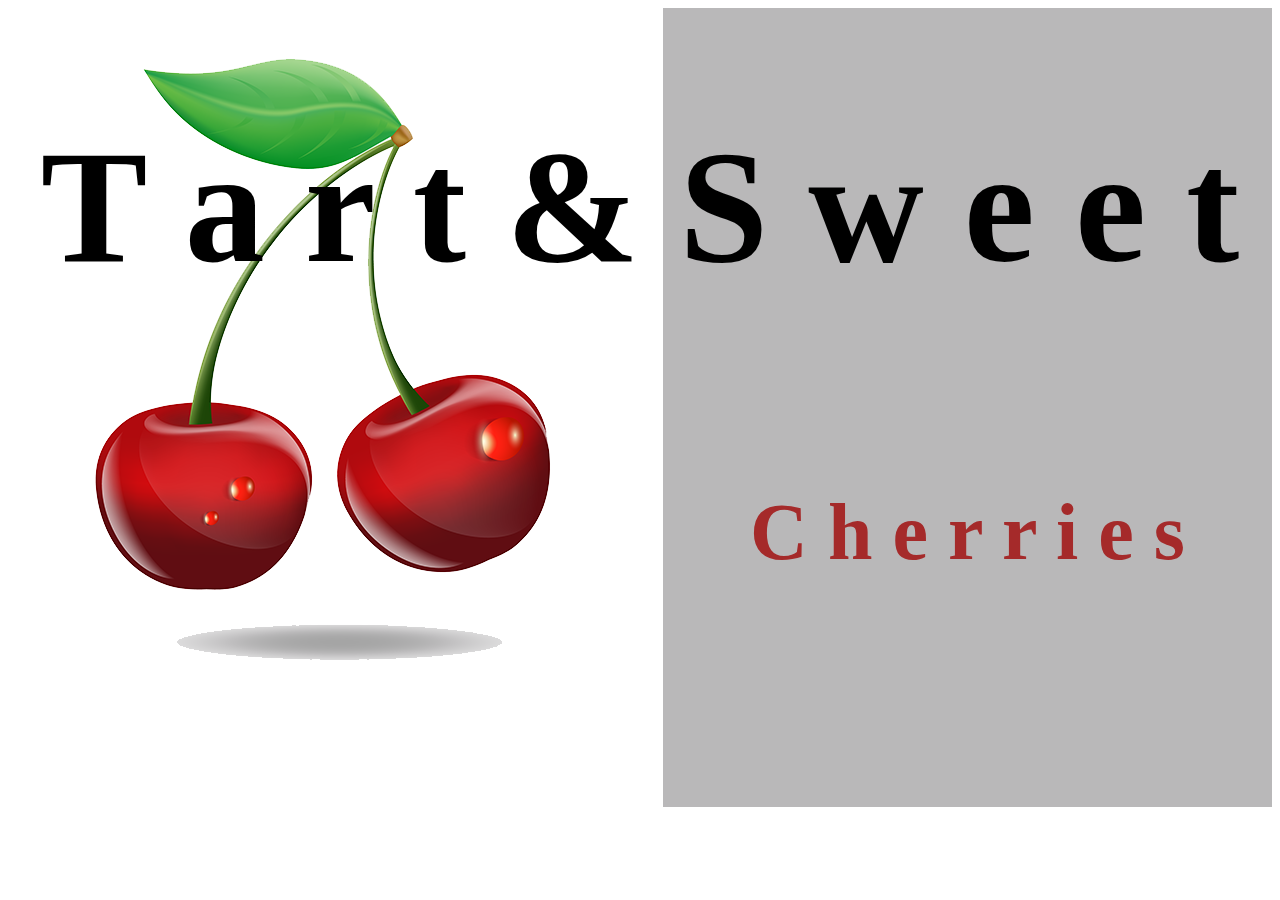
<file: aboutme/challenge6.html>
<!DOCTYPE html>
<html lang="en">
<head>
    <meta charset="UTF-8">
    <meta name="viewport" content="width=device-width, initial-scale=1.0">
    <title>Challange W06</title>
    <link rel="stylesheet" href="styles/challenge6.css"/>
</head>
<body>
    <div class="grid">
        <h1 id="main_text">T a r t & S w e e t</h1>
        <img id="cherry" src="images/w06_cherries.png" alt="large picture of cherries">
        <div id="space"></div>
        <h3 id="cherries">C h e r r i e s</h3>
    </div>
</body>
</html>
</file>
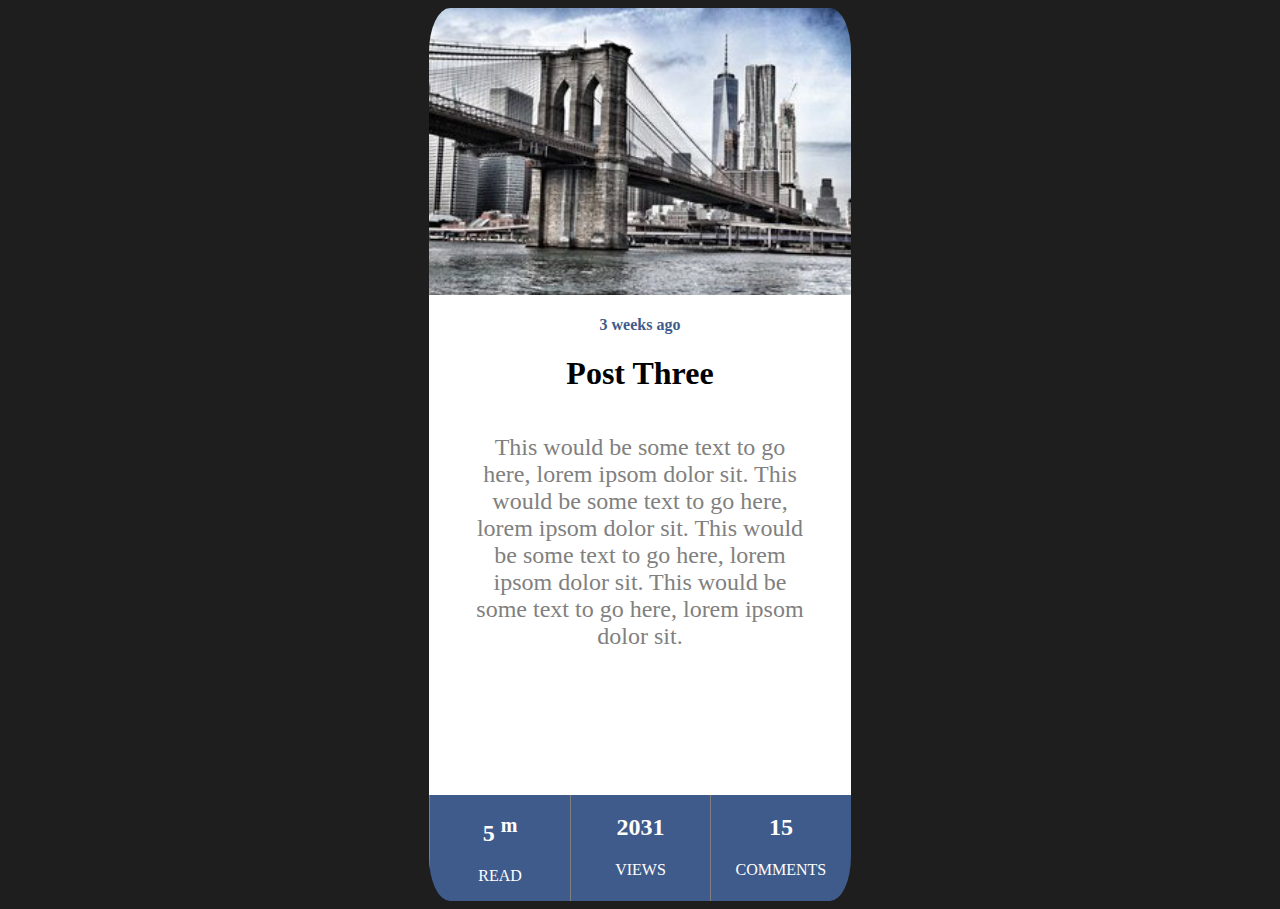
<file: aboutme/challenge9.html>
<!DOCTYPE html>
<html lang="en">
<head>
    <meta charset="UTF-8">
    <meta name="viewport" content="width=device-width, initial-scale=1.0">
    <title>Challenge | W09</title>
    <link rel="stylesheet" href="styles/challenge9.css"/>
</head>
<body>
    <div id="background">
        <div id="full_card">
            <img id="hero_image" src="images/city_scape.jpg" alt="City Scape">
            <div id="content_background">
                <h4>3 weeks ago</h4>
                <h1>Post Three</h1>
                <p>
                This would be some text to go here, lorem ipsom dolor sit. This would be some text to go here, lorem ipsom dolor sit. This would be some text to go here, lorem ipsom dolor sit. This would be some text to go here, lorem ipsom dolor sit.
                </p>
            </div>
            <div id="grid">
                <div class="grid_child">
                    <h2 class="grid_text">5 <sup>m</sup></h2>
                    <p class="grid_text">READ</p>
                </div>
                <div class="grid_child">
                    <h2 class="grid_text">2031</h2>
                    <p class="grid_text">VIEWS</p>
                </div>
                <div class="grid_child">
                    <h2 class="grid_text">15</h2>
                    <p class="grid_text">COMMENTS</p>
                </div>
            </div>
        </div>
    </div>
</body>
</html>
</file>
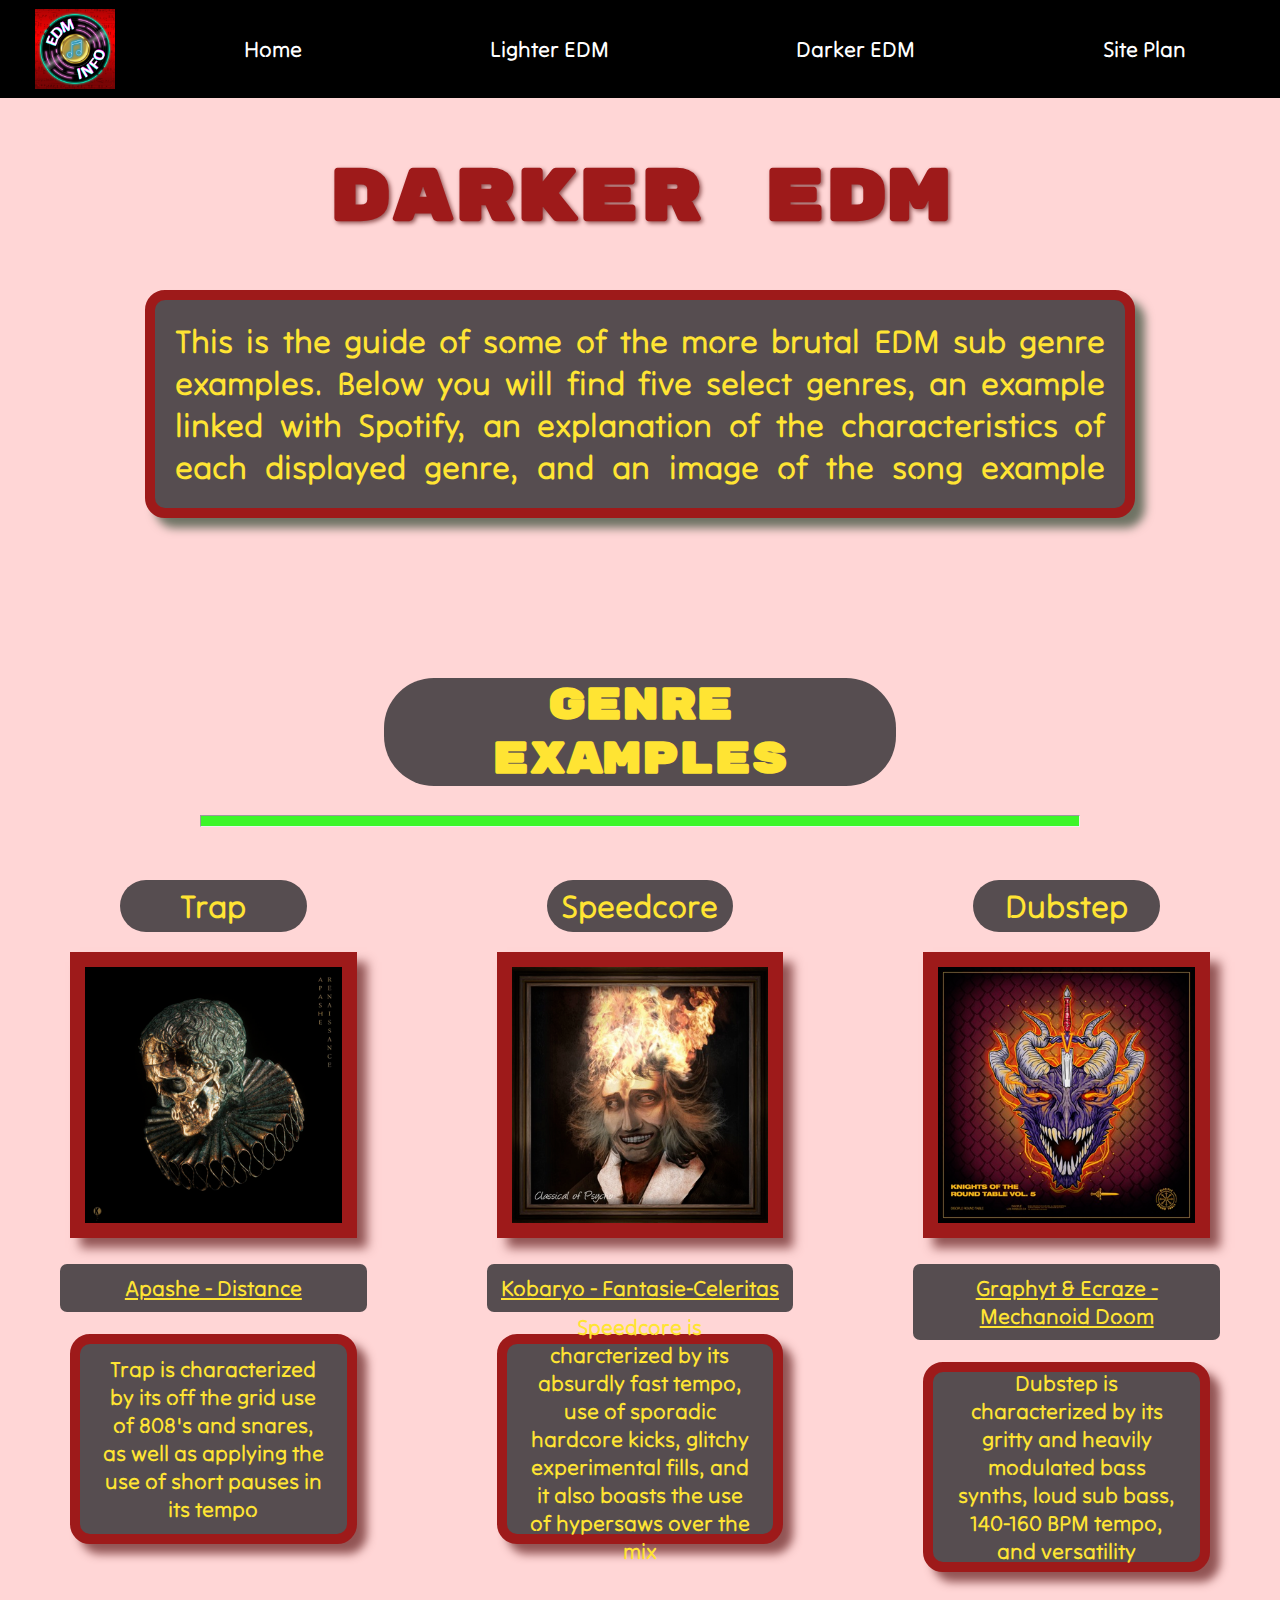
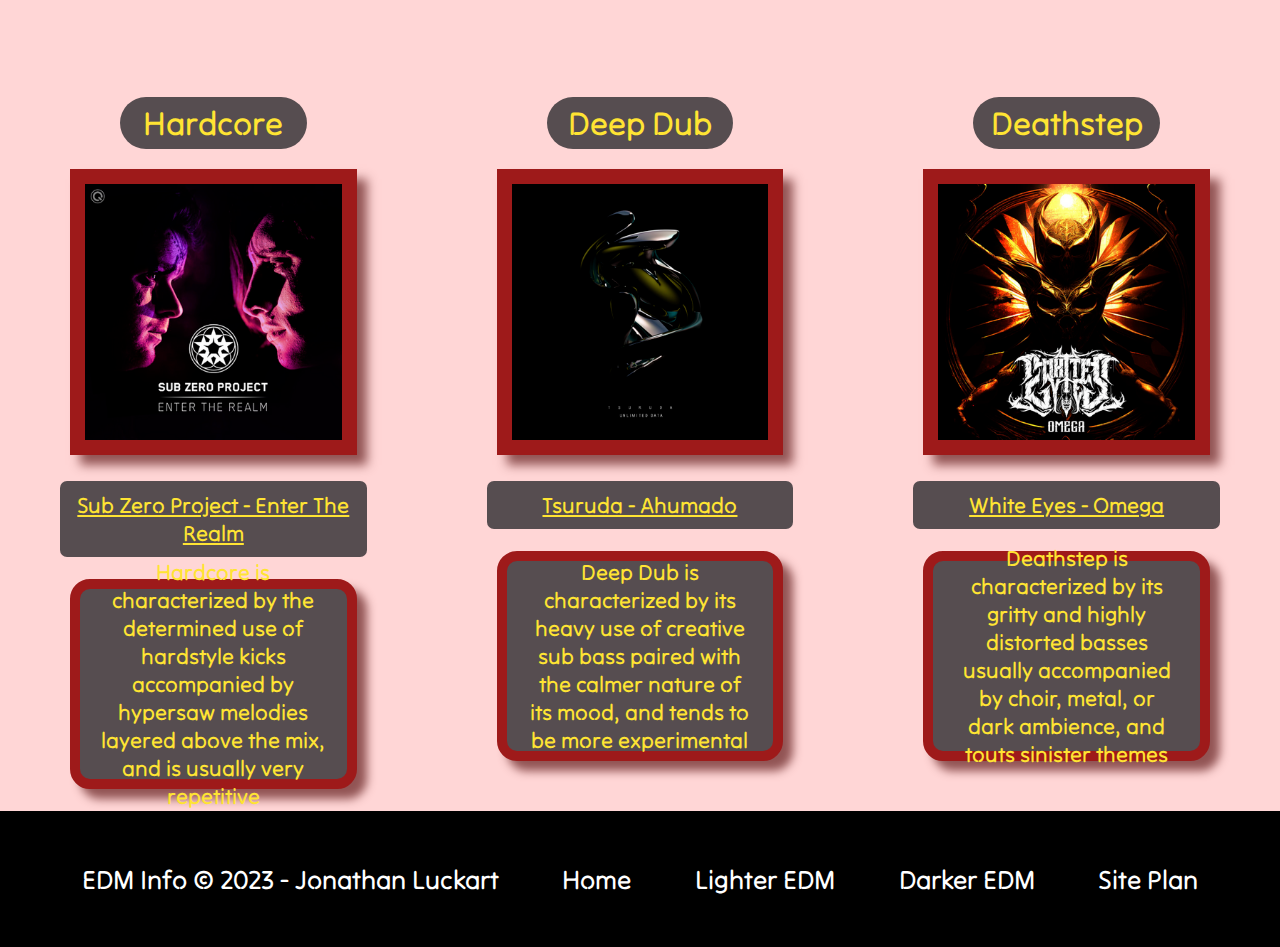
<file: edminfo/darker-edm.html>
<!DOCTYPE html>
<html lang="en">
<head>
    <meta charset="UTF-8">
    <meta name="viewport" content="width=device-width, initial-scale=1.0">
    <title>EDM Info | Darker EDM</title>
    <link rel="stylesheet" href="styles/style.css">
</head>
<body id="page3">
    <div>
        <header>
            <a id="logo-link" href="index.html">
                <img class="logo" src="images/edm_info_logo.png" alt="EDM Info Logo">
            </a>
            <nav>
                <a href="index.html">Home</a>
                <a href="lighter-edm.html">Lighter EDM</a>
                <a href="darker-edm.html">Darker EDM</a>
                <a href="site-plan.html">Site Plan</a>
            </nav>
        </header>
        <main>
            <div class="hero-content">
                <h1 class="page-title">DARKER EDM</h1>
                <p class="title-info">This is the guide of some of the more brutal EDM sub genre examples. Below you will find five select genres, an example linked with Spotify, an explanation of the characteristics of each displayed genre, and an image of the song example</p>
            </div>
            <div class="title-boxes">
                <h1>Genre Examples</h1>
            </div>
            <hr>
            <div class="example-grid">
                <section class="example-card">
                    <h2 class="genre-name">Trap</h2>
                    <a href="https://open.spotify.com/track/6xPfr99nsLrhed1BHJJoGw?si=5f72d8d4f3b84a2e" target="_blank">
                        <img class="song-image" src="images/distance.png" alt="Distance cover">
                    </a>
                    <p class="song-link"><a href="https://open.spotify.com/track/6xPfr99nsLrhed1BHJJoGw?si=5f72d8d4f3b84a2e" target="_blank">Apashe - Distance</a></p>
                    <p class="description">Trap is characterized by its off the grid use of 808's and snares, as well as applying the use of short pauses in its tempo</p>
                </section>
                <section class="example-card">
                    <h2 class="genre-name">Speedcore</h2>
                    <a href="https://open.spotify.com/track/0kBB4bL3Jw41vfp1MQ17b8?si=02bd82eb76924e40" target="_blank">
                        <img class="song-image" src="images/fantasie-celeritas.png" alt="Fantasie-Celeritas cover">
                    </a>
                    <p class="song-link"><a href="https://open.spotify.com/track/0kBB4bL3Jw41vfp1MQ17b8?si=02bd82eb76924e40" target="_blank">Kobaryo - Fantasie-Celeritas</a></p>
                    <p class="description">Speedcore is charcterized by its absurdly fast tempo, use of sporadic hardcore kicks, glitchy experimental fills, and it also boasts the use of hypersaws over the mix</p>
                </section>
                <section class="example-card">
                    <h2 class="genre-name">Dubstep</h2>
                    <a href="https://open.spotify.com/track/3mhX3UoA6JmShmw1qJtp0P?si=039b29e75b1b4ba8" target="_blank">
                        <img class="song-image" src="images/mechanoid_doom.png" alt="Mechanoid Doom cover">
                    </a>
                    <p class="song-link"><a href="https://open.spotify.com/track/3mhX3UoA6JmShmw1qJtp0P?si=039b29e75b1b4ba8" target="_blank">Graphyt & Ecraze - Mechanoid Doom</a></p>
                    <p class="description">Dubstep is characterized by its gritty and heavily modulated bass synths, loud sub bass, 140-160 BPM tempo, and versatility</p>
                </section>
                <section class="example-card">
                    <h2 class="genre-name">Hardcore</h2>
                    <a href="https://open.spotify.com/track/7njyiXUXJ8hj6Os4gTIps4?si=5e22dd01d91647ae" target="_blank">
                        <img class="song-image" src="images/enter_the_realm.png" alt="Enter the Realm cover">
                    </a>
                    <p class="song-link"><a href="https://open.spotify.com/track/7njyiXUXJ8hj6Os4gTIps4?si=5e22dd01d91647ae" target="_blank">Sub Zero Project - Enter The Realm</a></p>
                    <p class="description">Hardcore is characterized by the determined use of hardstyle kicks accompanied by hypersaw melodies layered above the mix, and is usually very repetitive</p>
                </section>
                <section class="example-card">
                    <h2 class="genre-name">Deep Dub</h2>
                    <a href="https://open.spotify.com/track/0Kpie4W7iNkifskb7xIqDX?si=1fd64c951a3e4d16" target="_blank">
                        <img class="song-image" src="images/ahumado.png" alt="Ahumado cover">
                    </a>
                    <p class="song-link"><a href="https://open.spotify.com/track/0Kpie4W7iNkifskb7xIqDX?si=1fd64c951a3e4d16" target="_blank">Tsuruda - Ahumado</a></p>
                    <p class="description">Deep Dub is characterized by its heavy use of creative sub bass paired with the calmer nature of its mood, and tends to be more experimental</p>
                </section>
                <section class="example-card">
                    <h2 class="genre-name">Deathstep</h2>
                    <a href="https://open.spotify.com/track/1uBPVGicdfruFHQQLBXQiA?si=bafc44835eb2447a" target="_blank">
                        <img class="song-image" src="images/omega.png" alt="Omega cover">
                    </a>
                    <p class="song-link"><a href="https://open.spotify.com/track/1uBPVGicdfruFHQQLBXQiA?si=bafc44835eb2447a" target="_blank">White Eyes - Omega</a></p>
                    <p class="description">Deathstep is characterized by its gritty and highly distorted basses usually accompanied by choir, metal, or dark ambience, and touts sinister themes</p>
                </section>
            </div>
        </main>
        <footer>
            <p>EDM Info &copy; 2023 - Jonathan Luckart</p>
            <p><a href="index.html">Home</a></p>
            <p><a href="lighter-edm.html">Lighter EDM</a></p>
            <p><a href="darker-edm.html">Darker EDM</a></p>
            <p><a href="site-plan.html">Site Plan</a></p>
        </footer>
    </div>
</body>
</html>
</file>
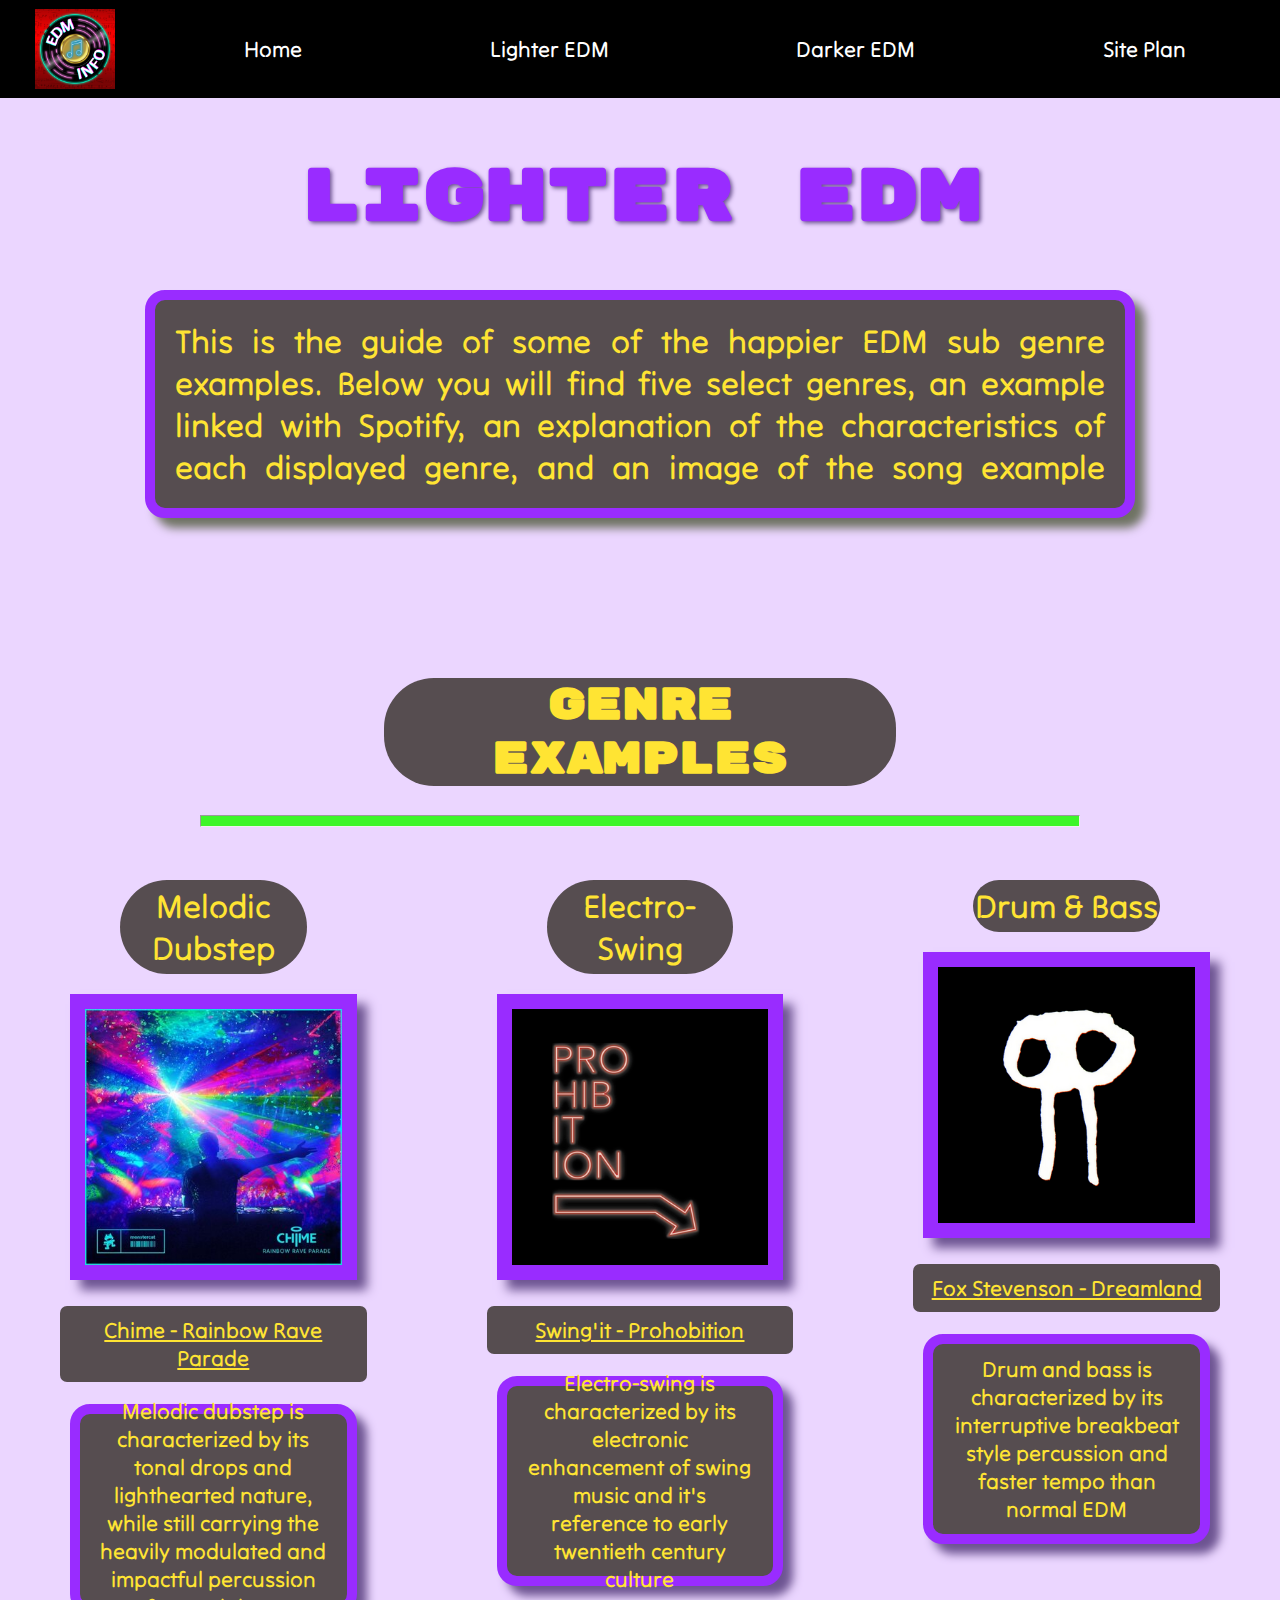
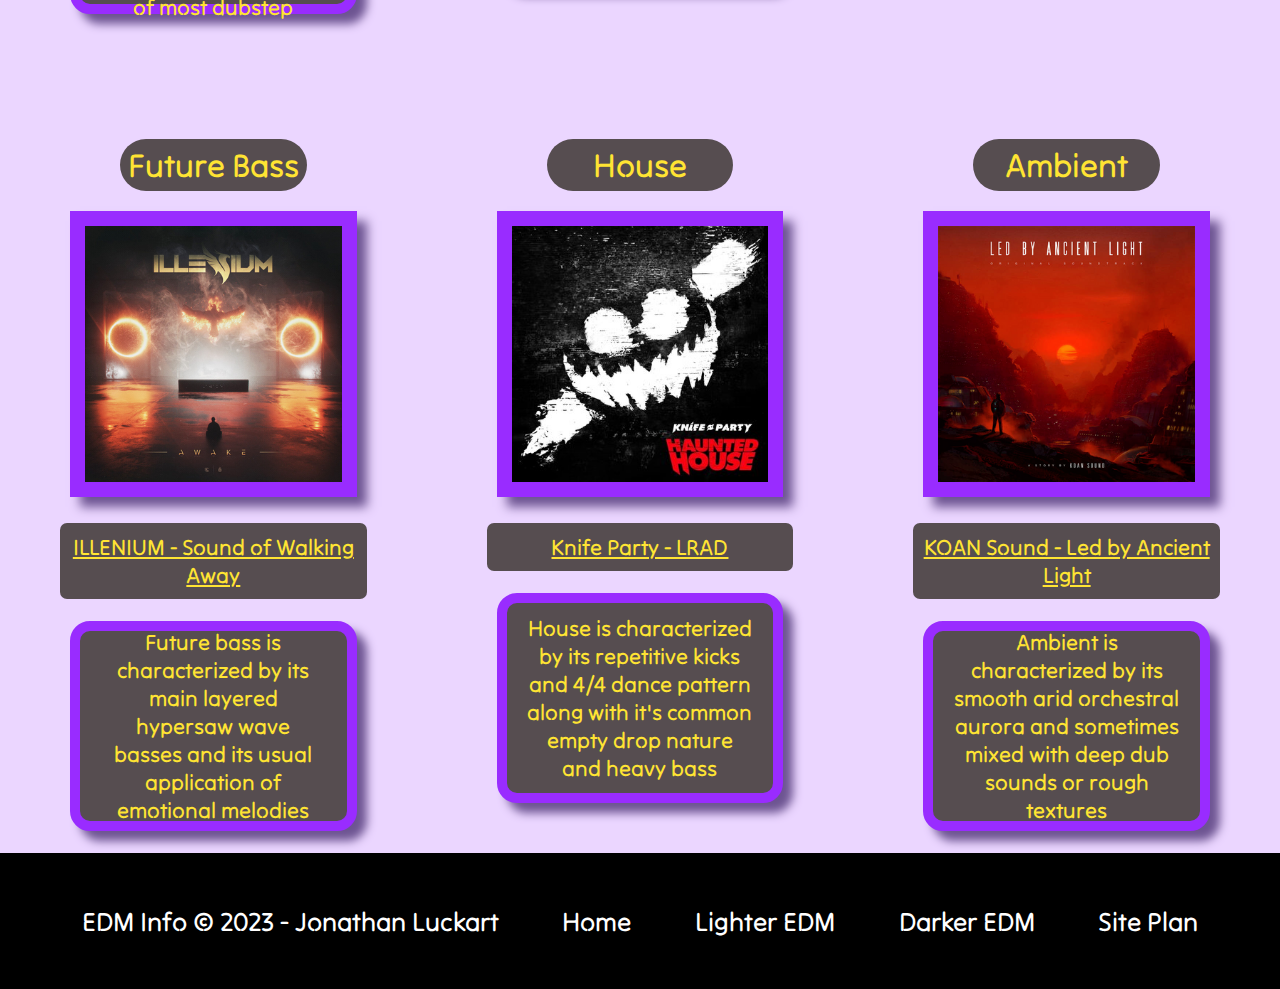
<file: edminfo/lighter-edm.html>
<!DOCTYPE html>
<html lang="en">
<head>
    <meta charset="UTF-8">
    <meta name="viewport" content="width=device-width, initial-scale=1.0">
    <title>EDM Info | Lighter EDM</title>
    <link rel="stylesheet" href="styles/style.css">
</head>
<body id="page2">
    <div>
        <header>
            <a id="logo-link" href="index.html">
                <img class="logo" src="images/edm_info_logo.png" alt="EDM Info Logo">
            </a>
            <nav>
                <a href="index.html">Home</a>
                <a href="lighter-edm.html">Lighter EDM</a>
                <a href="darker-edm.html">Darker EDM</a>
                <a href="site-plan.html">Site Plan</a>
            </nav>
        </header>
        <main>
            <div class="hero-content">
                <h1 class="page-title">LIGHTER EDM</h1>
                <p class="title-info">This is the guide of some of the happier EDM sub genre examples. Below you will find five select genres, an example linked with Spotify, an explanation of the characteristics of each displayed genre, and an image of the song example</p>
            </div>
            <div class="title-boxes">
                <h1>Genre Examples</h1>
            </div>
            <hr>
            <div class="example-grid">
                <section class="example-card">
                    <h2 class="genre-name">Melodic Dubstep</h2>
                    <a href="https://open.spotify.com/track/0hsD0hitwYa7SbFrpniYuS?si=Xx9_sSLnQrSN6lB-_Laxcw" target="_blank">
                        <img class="song-image" src="images/rainbow_rave_parade.jpg" alt="Rainbow Rave Parade cover">
                    </a>
                    <p class="song-link"><a href="https://open.spotify.com/track/0hsD0hitwYa7SbFrpniYuS?si=Xx9_sSLnQrSN6lB-_Laxcw" target="_blank">Chime - Rainbow Rave Parade</a></p>
                    <p class="description">Melodic dubstep is characterized by its tonal drops and lighthearted nature, while still carrying the heavily modulated and impactful percussion of most dubstep</p>
                </section>
                <section class="example-card">
                    <h2 class="genre-name">Electro-Swing</h2>
                    <a href="https://open.spotify.com/track/5iKO82ypNQRoWy8yUOHEkI?si=lziB64FBSr-TXRiwg3111A" target="_blank">
                        <img class="song-image" src="images/prohibition.png" alt="Prohobition cover">
                    </a>
                    <p class="song-link"><a href="https://open.spotify.com/track/5iKO82ypNQRoWy8yUOHEkI?si=lziB64FBSr-TXRiwg3111A" target="_blank">Swing'it - Prohobition</a></p>
                    <p class="description">Electro-swing is characterized by its electronic enhancement of swing music and it's reference to early twentieth century culture</p>
                </section>
                <section class="example-card">
                    <h2 class="genre-name">Drum & Bass</h2>
                    <a href="https://open.spotify.com/track/3Vr6lUX3ni1Z6OLvn3YkU6?si=iPwqP540QFiiGcM30QtFTA" target="_blank">
                        <img class="song-image" src="images/dreamland.png" alt="Dreamland cover">
                    </a>
                    <p class="song-link"><a href="https://open.spotify.com/track/3Vr6lUX3ni1Z6OLvn3YkU6?si=iPwqP540QFiiGcM30QtFTA" target="_blank">Fox Stevenson - Dreamland</a></p>
                    <p class="description">Drum and bass is characterized by its interruptive breakbeat style percussion and faster tempo than normal EDM</p>
                </section>
                <section class="example-card">
                    <h2 class="genre-name">Future Bass</h2>
                    <a href="https://open.spotify.com/track/5WggjuxMubr94bo33Aan4K?si=dx3UDhTrQlizh_sqGRI5Ew" target="_blank">
                        <img class="song-image" src="images/sound_of_walking_away.png" alt="Sound of Walking Away cover">
                    </a>
                    <p class="song-link"><a href="https://open.spotify.com/track/5WggjuxMubr94bo33Aan4K?si=dx3UDhTrQlizh_sqGRI5Ew" target="_blank">ILLENIUM - Sound of Walking Away</a></p>
                    <p class="description">Future bass is characterized by its main layered hypersaw wave basses and its usual application of emotional melodies</p>
                </section>
                <section class="example-card">
                    <h2 class="genre-name">House</h2>
                    <a href="https://open.spotify.com/track/4ce29VAx1D8f3HULOHHA3K?si=y-CpSTsfTfaiRnaJIcOPFg" target="_blank">
                        <img class="song-image" src="images/lrad.jpg" alt="LRAD cover">
                    </a>
                    <p class="song-link"><a href="https://open.spotify.com/track/4ce29VAx1D8f3HULOHHA3K?si=y-CpSTsfTfaiRnaJIcOPFg" target="_blank">Knife Party - LRAD</a></p>
                    <p class="description">House is characterized by its repetitive kicks and 4/4 dance pattern along with it's common empty drop nature and heavy bass</p>
                </section>
                <section class="example-card">
                    <h2 class="genre-name">Ambient</h2>
                    <a href="https://open.spotify.com/track/0rc6ych6MaFGpWQYUaRYsz?si=rx4ZGq7CQXGRa2z7bRgzfw" target="_blank">
                        <img class="song-image" src="images/led_by_ancient_light.png" alt="Led by Ancient Light cover">
                    </a>
                    <p class="song-link"><a href="https://open.spotify.com/track/0rc6ych6MaFGpWQYUaRYsz?si=rx4ZGq7CQXGRa2z7bRgzfw" target="_blank">KOAN Sound - Led by Ancient Light</a></p>
                    <p class="description">Ambient is characterized by its smooth arid orchestral aurora and sometimes mixed with deep dub sounds or rough textures</p>
                </section>
            </div>
        </main>
        <footer>
            <p>EDM Info &copy; 2023 - Jonathan Luckart</p>
            <p><a href="index.html">Home</a></p>
            <p><a href="lighter-edm.html">Lighter EDM</a></p>
            <p><a href="darker-edm.html">Darker EDM</a></p>
            <p><a href="site-plan.html">Site Plan</a></p>
        </footer>
    </div>
</body>
</html>
</file>
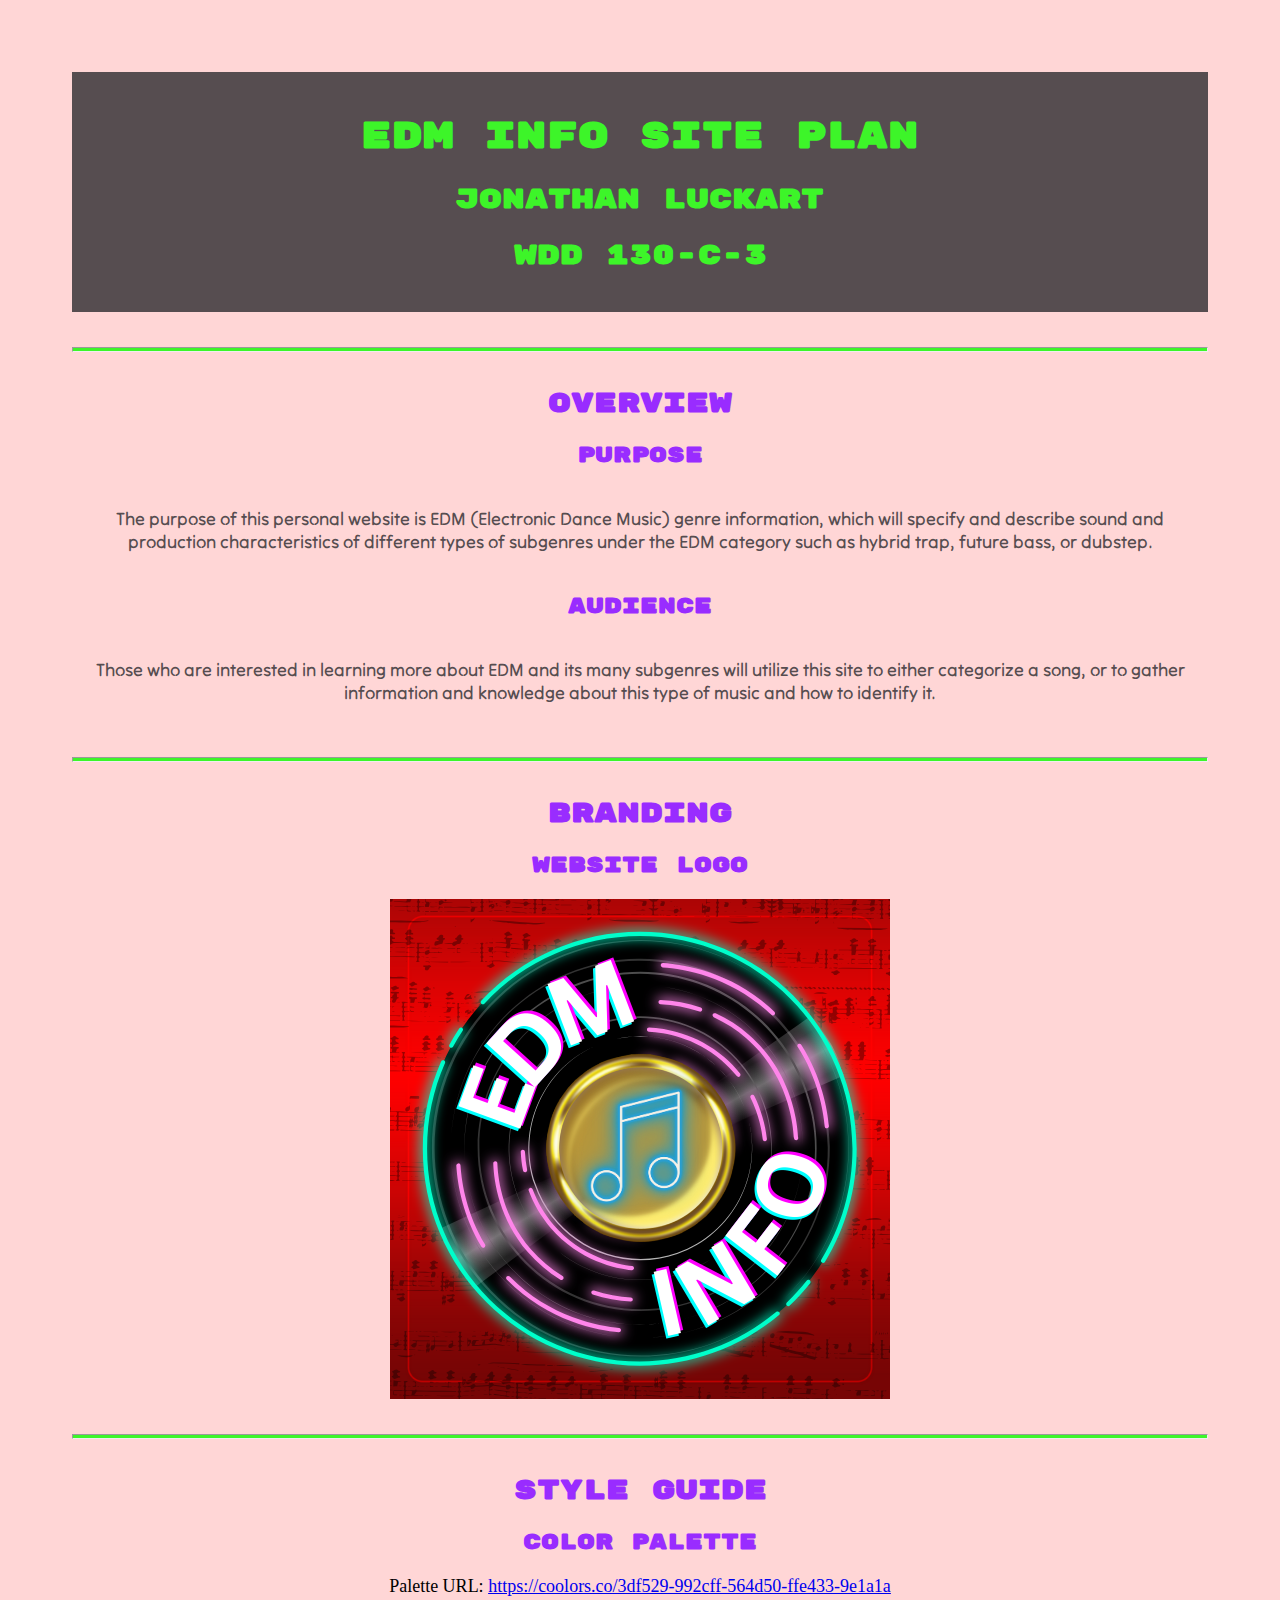
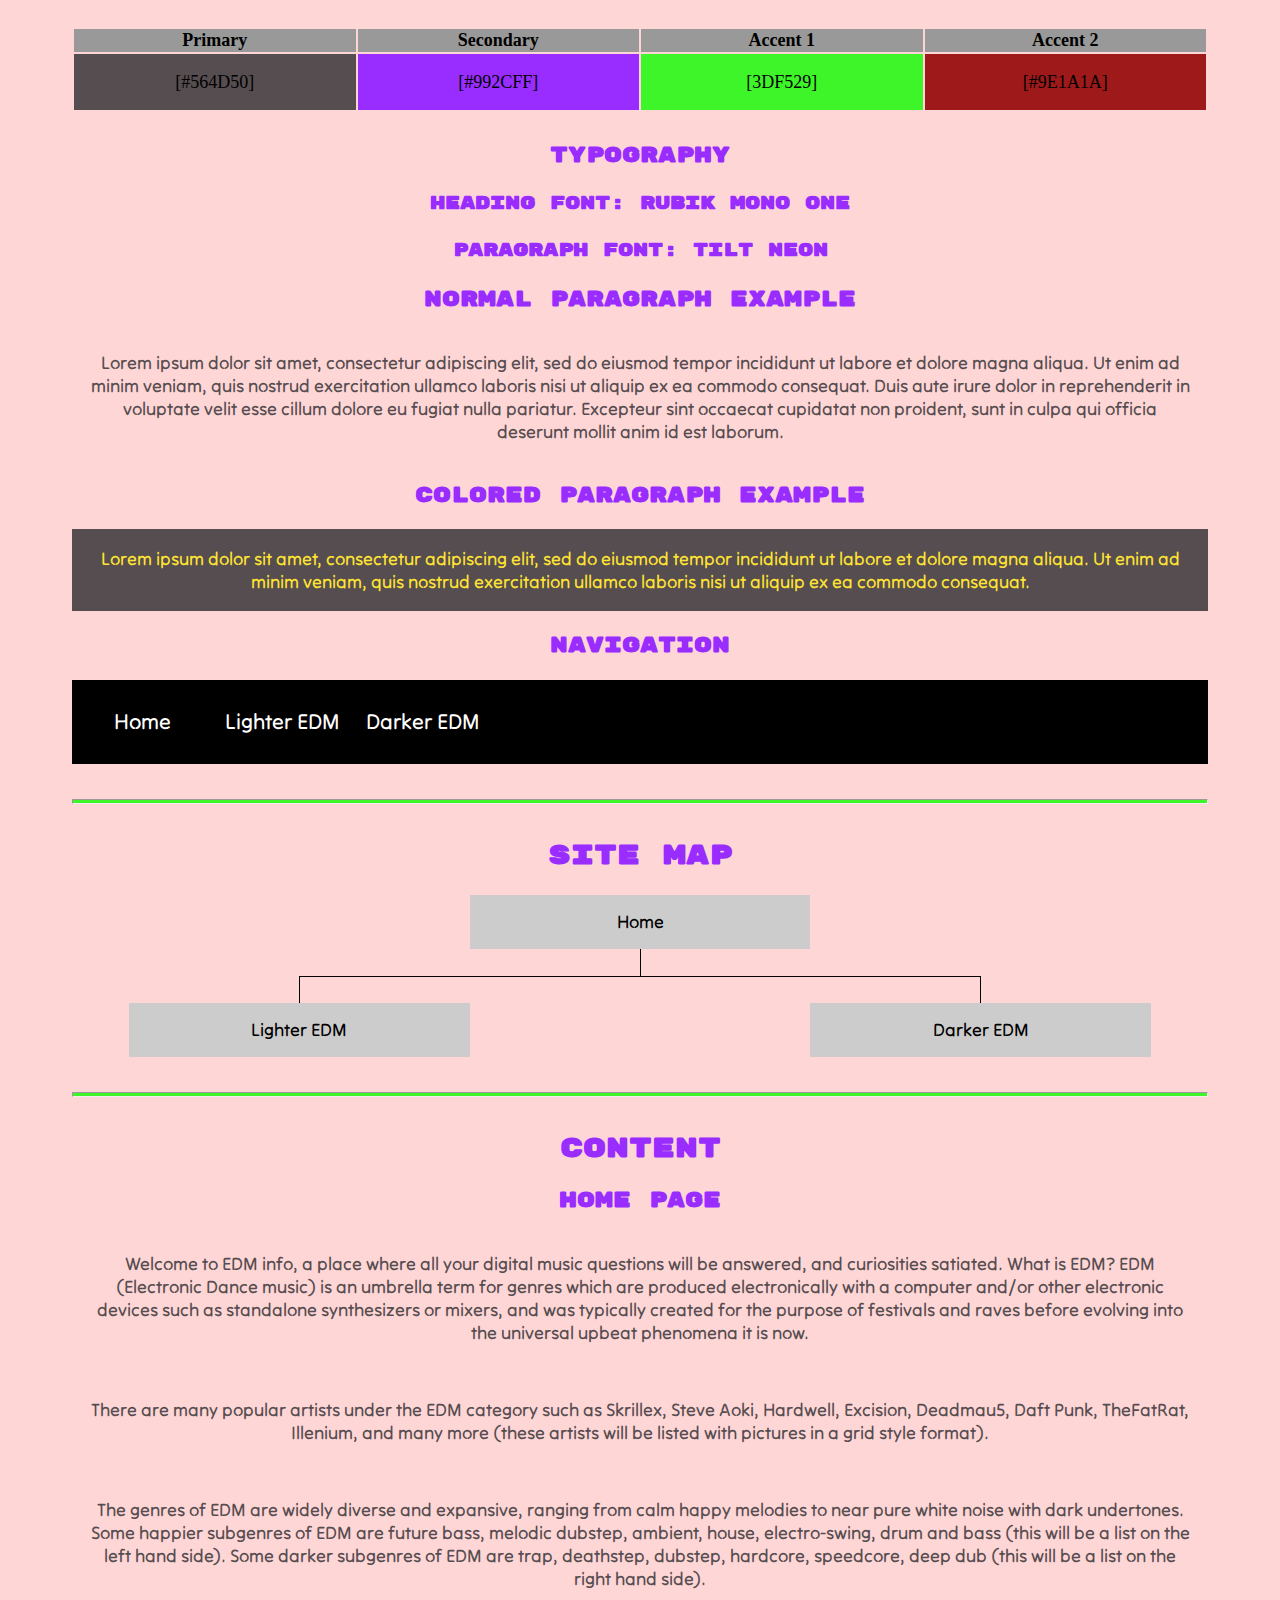
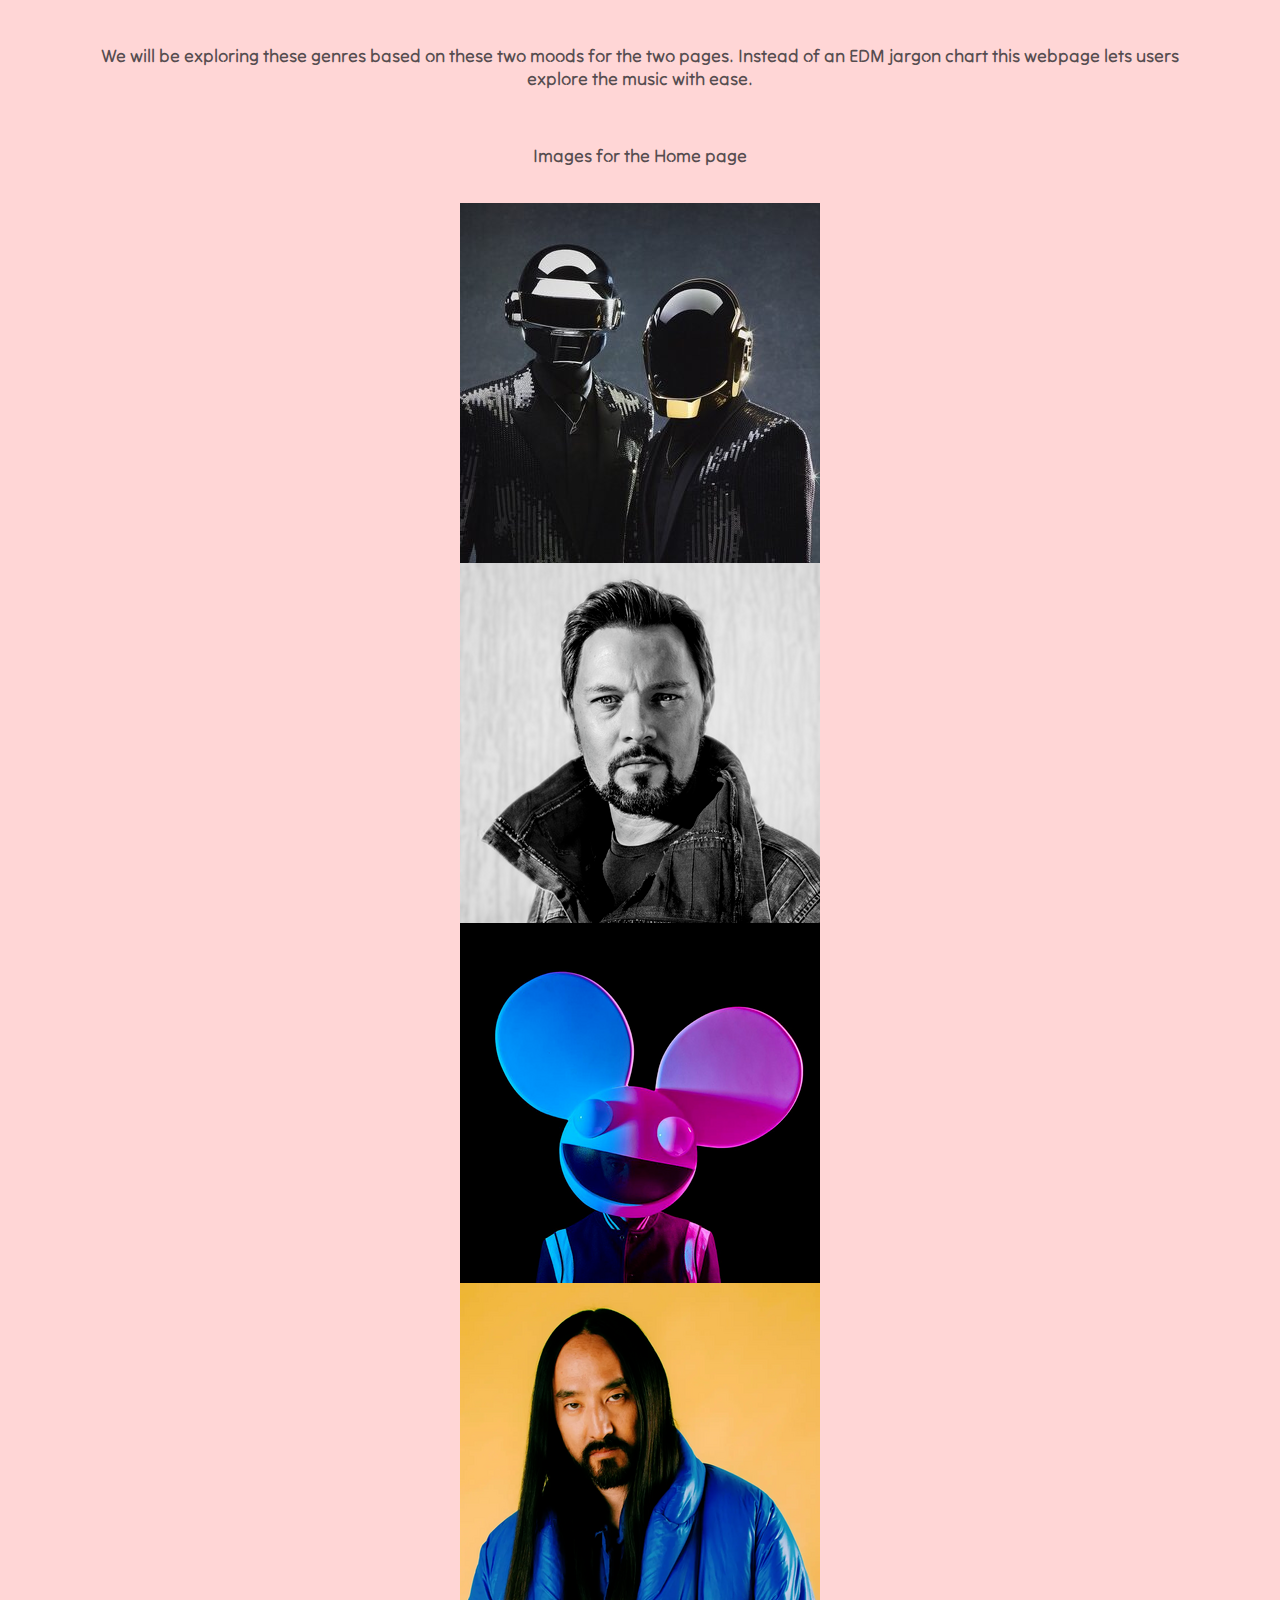
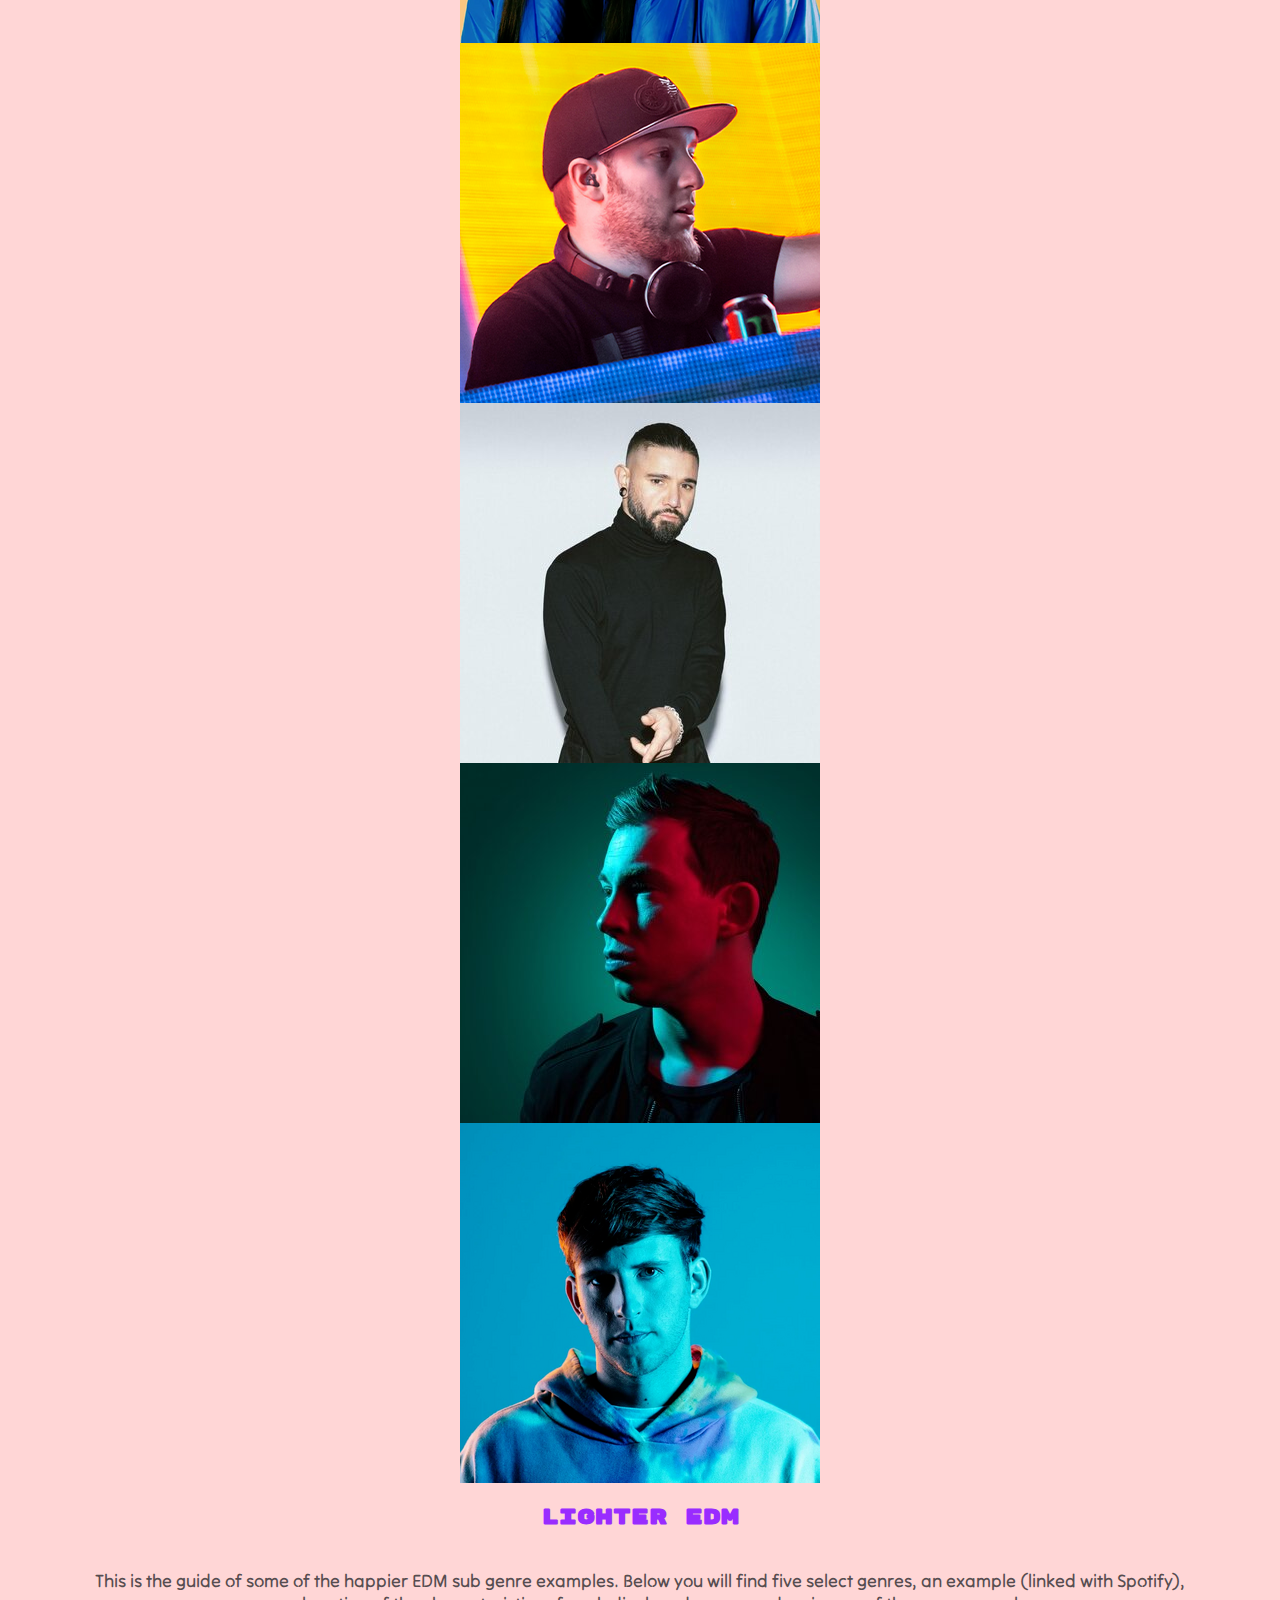
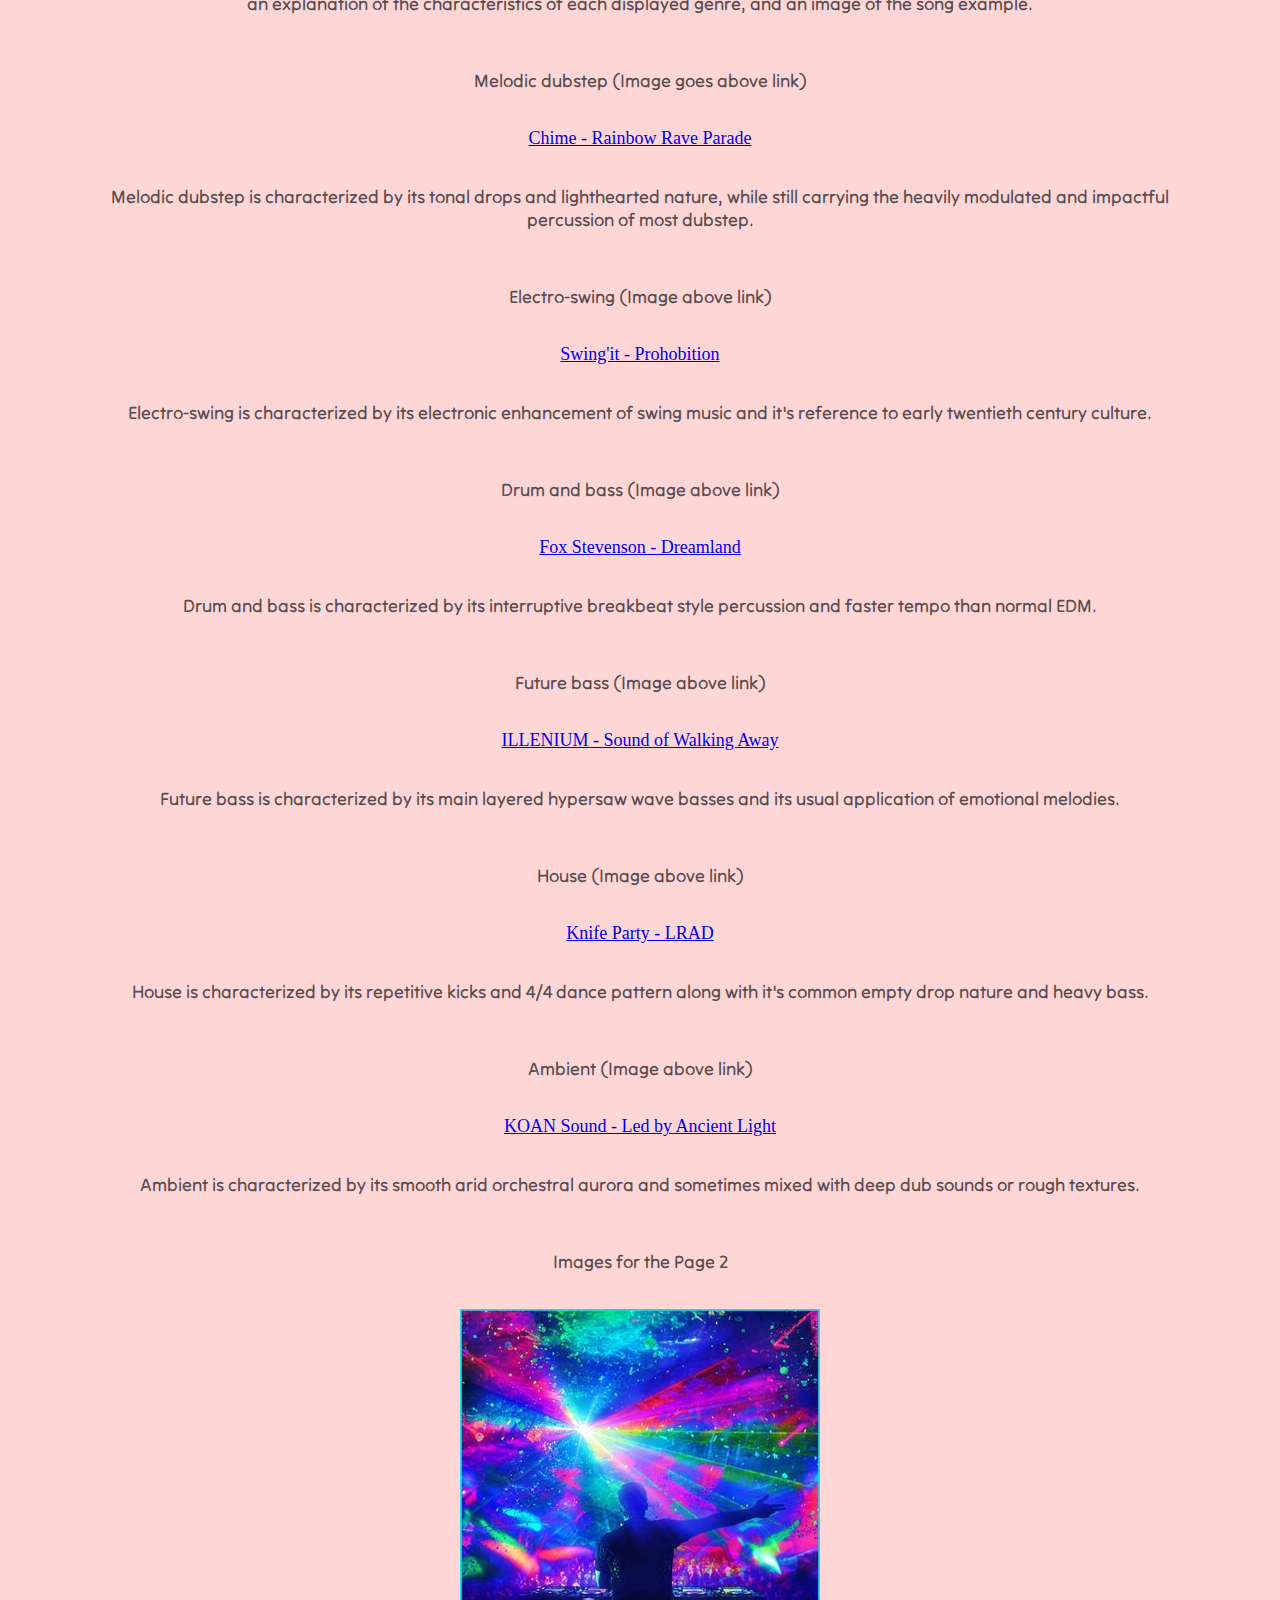
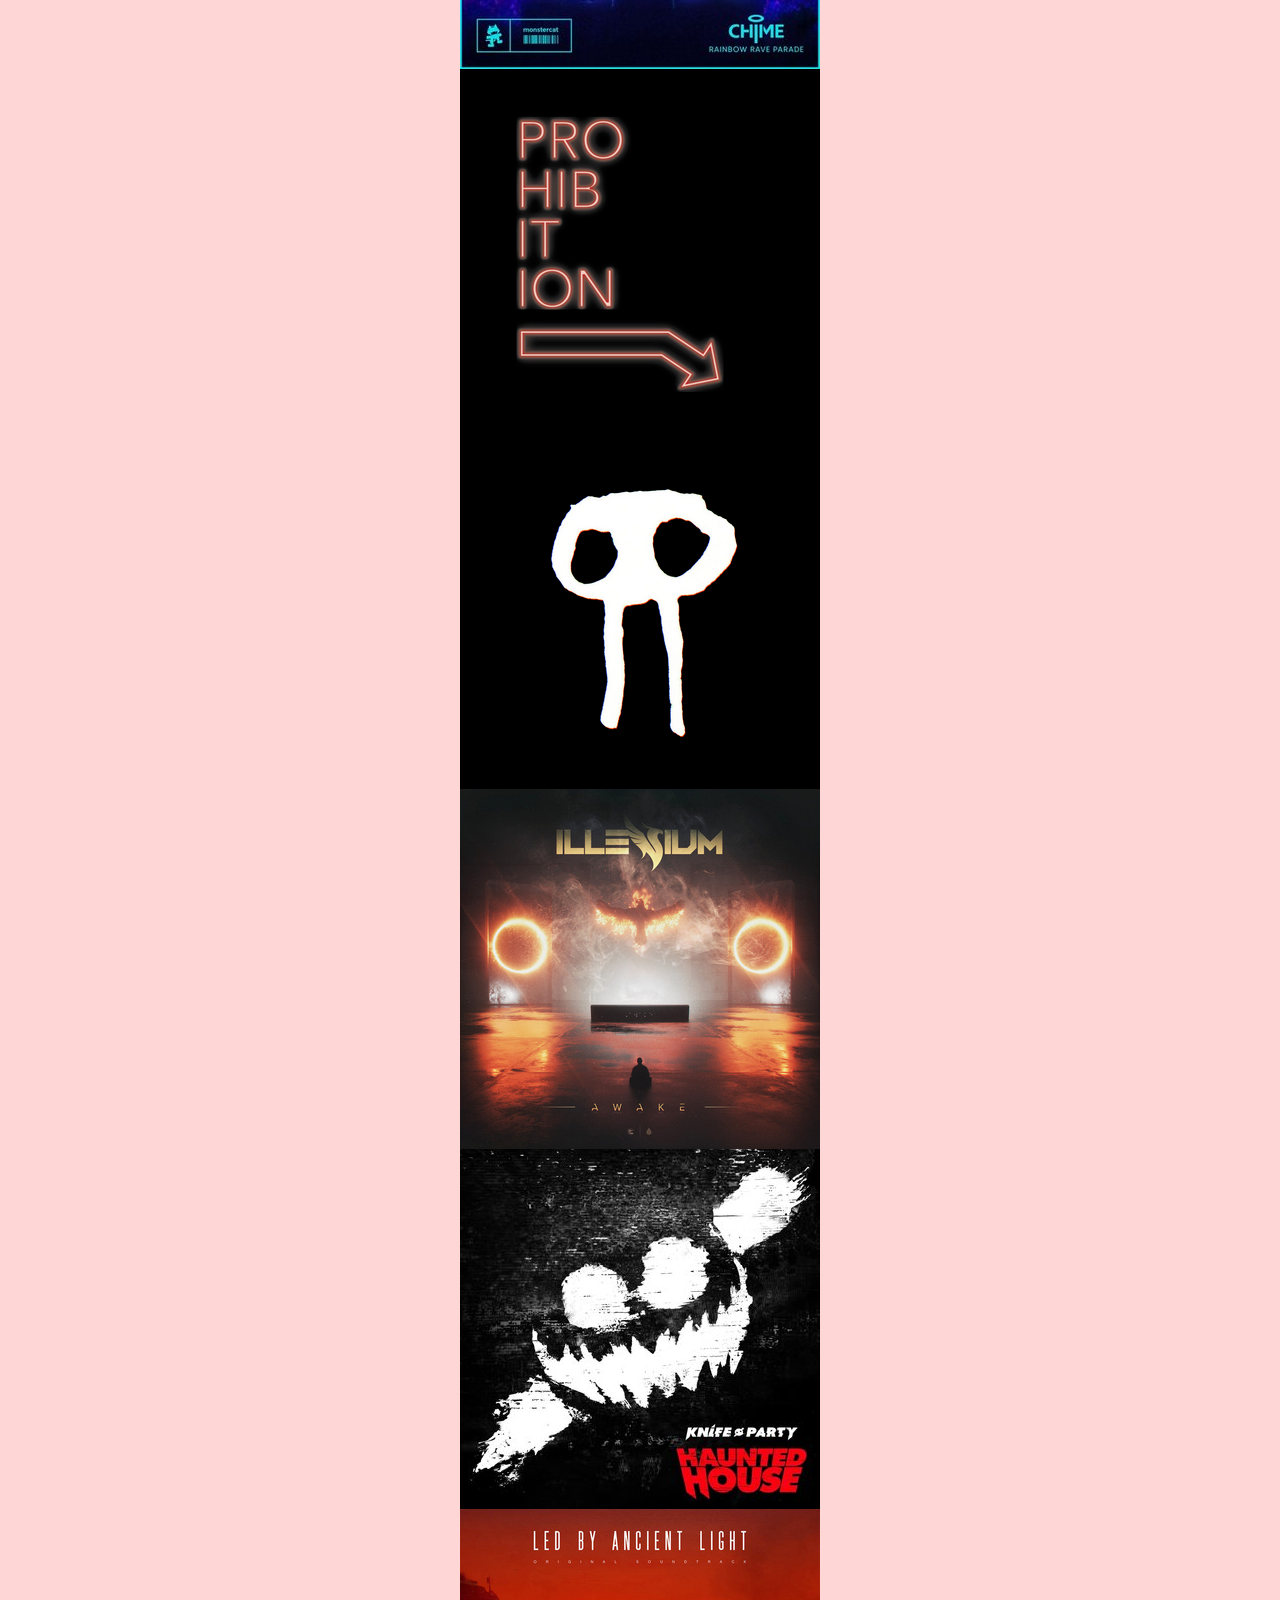
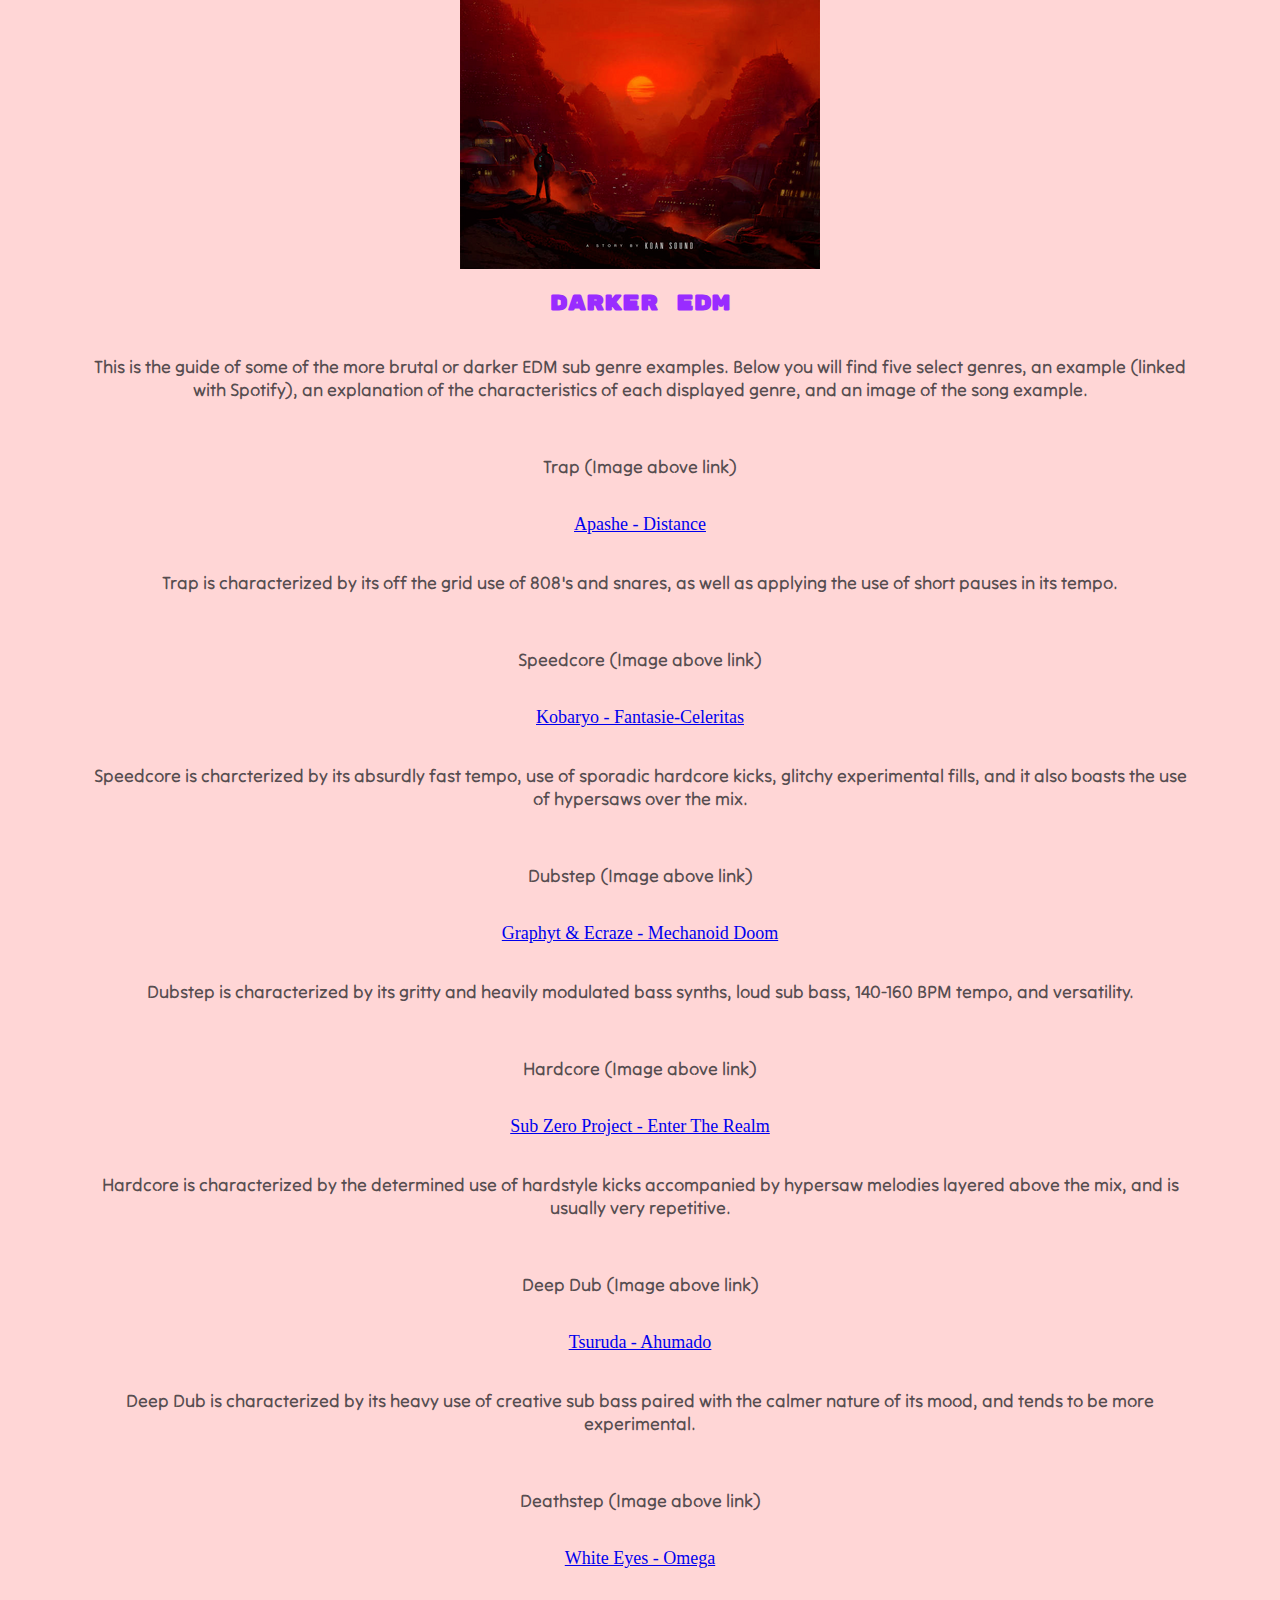
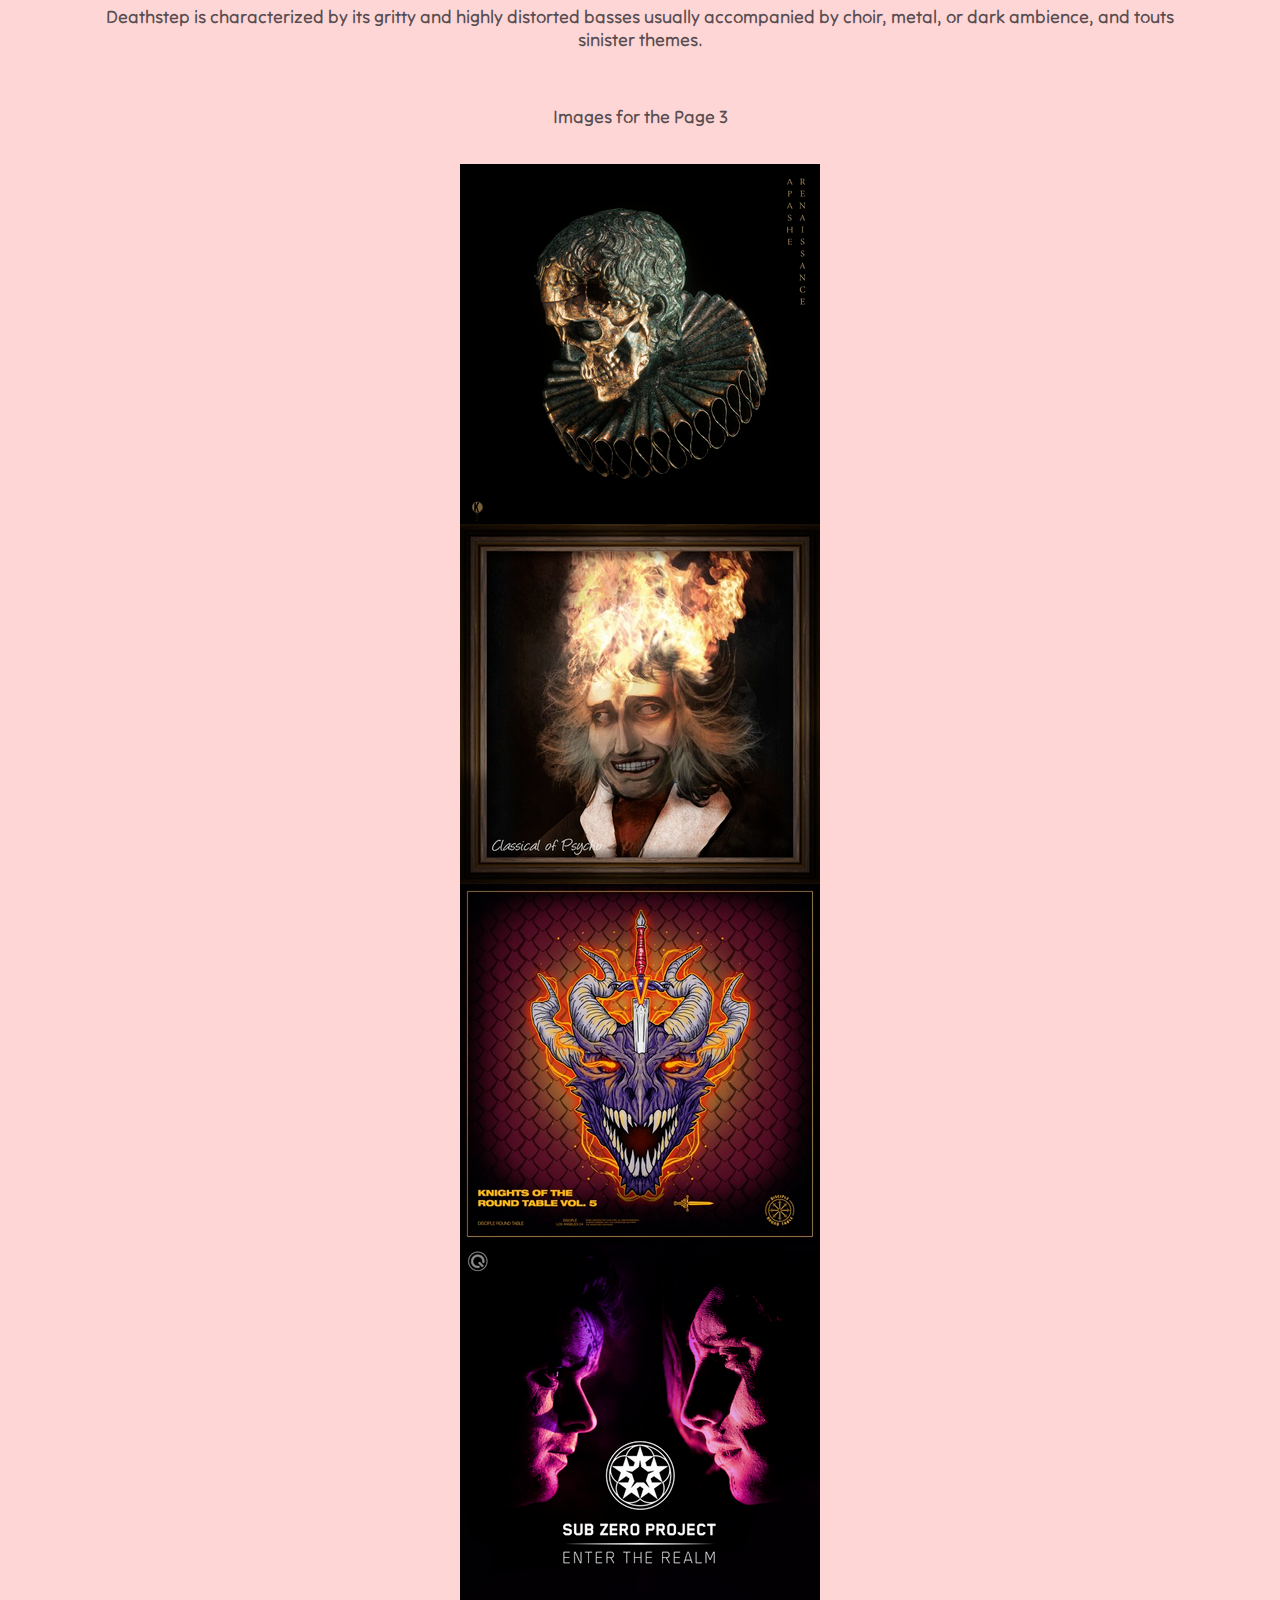
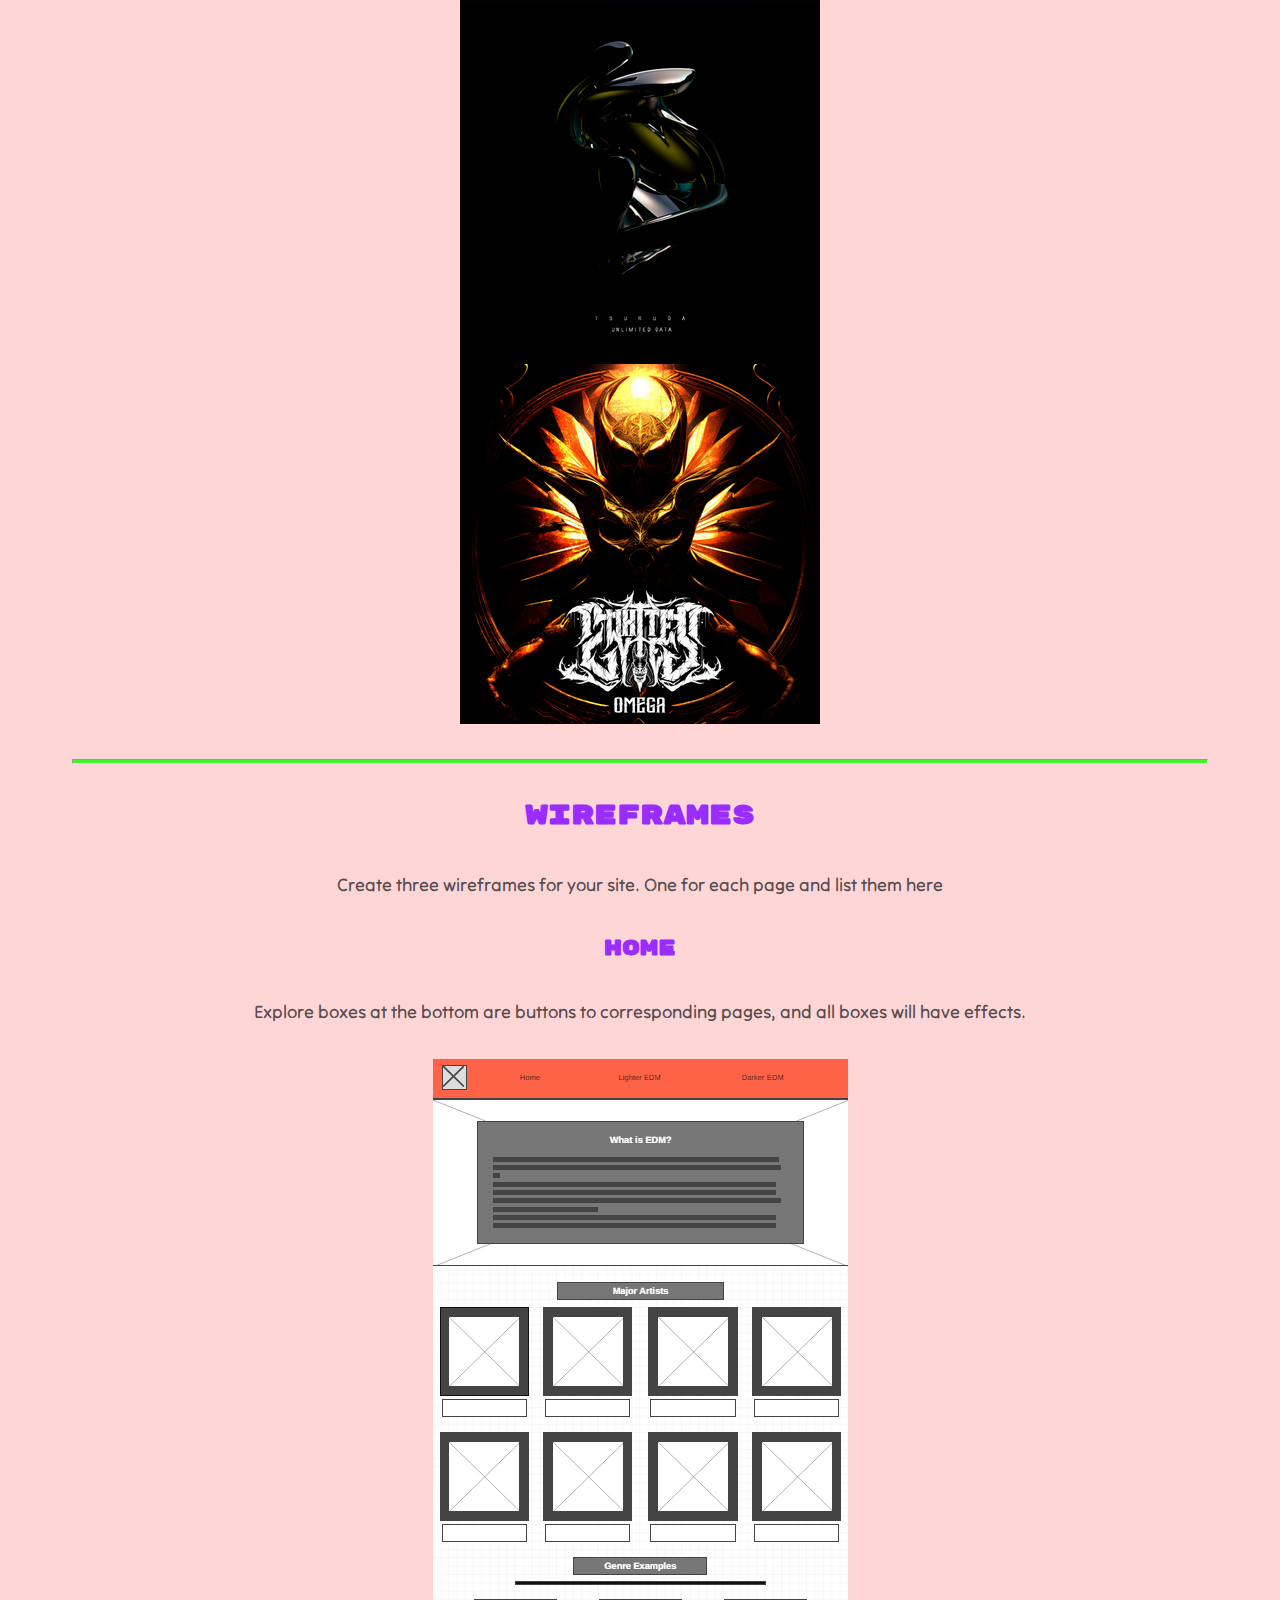
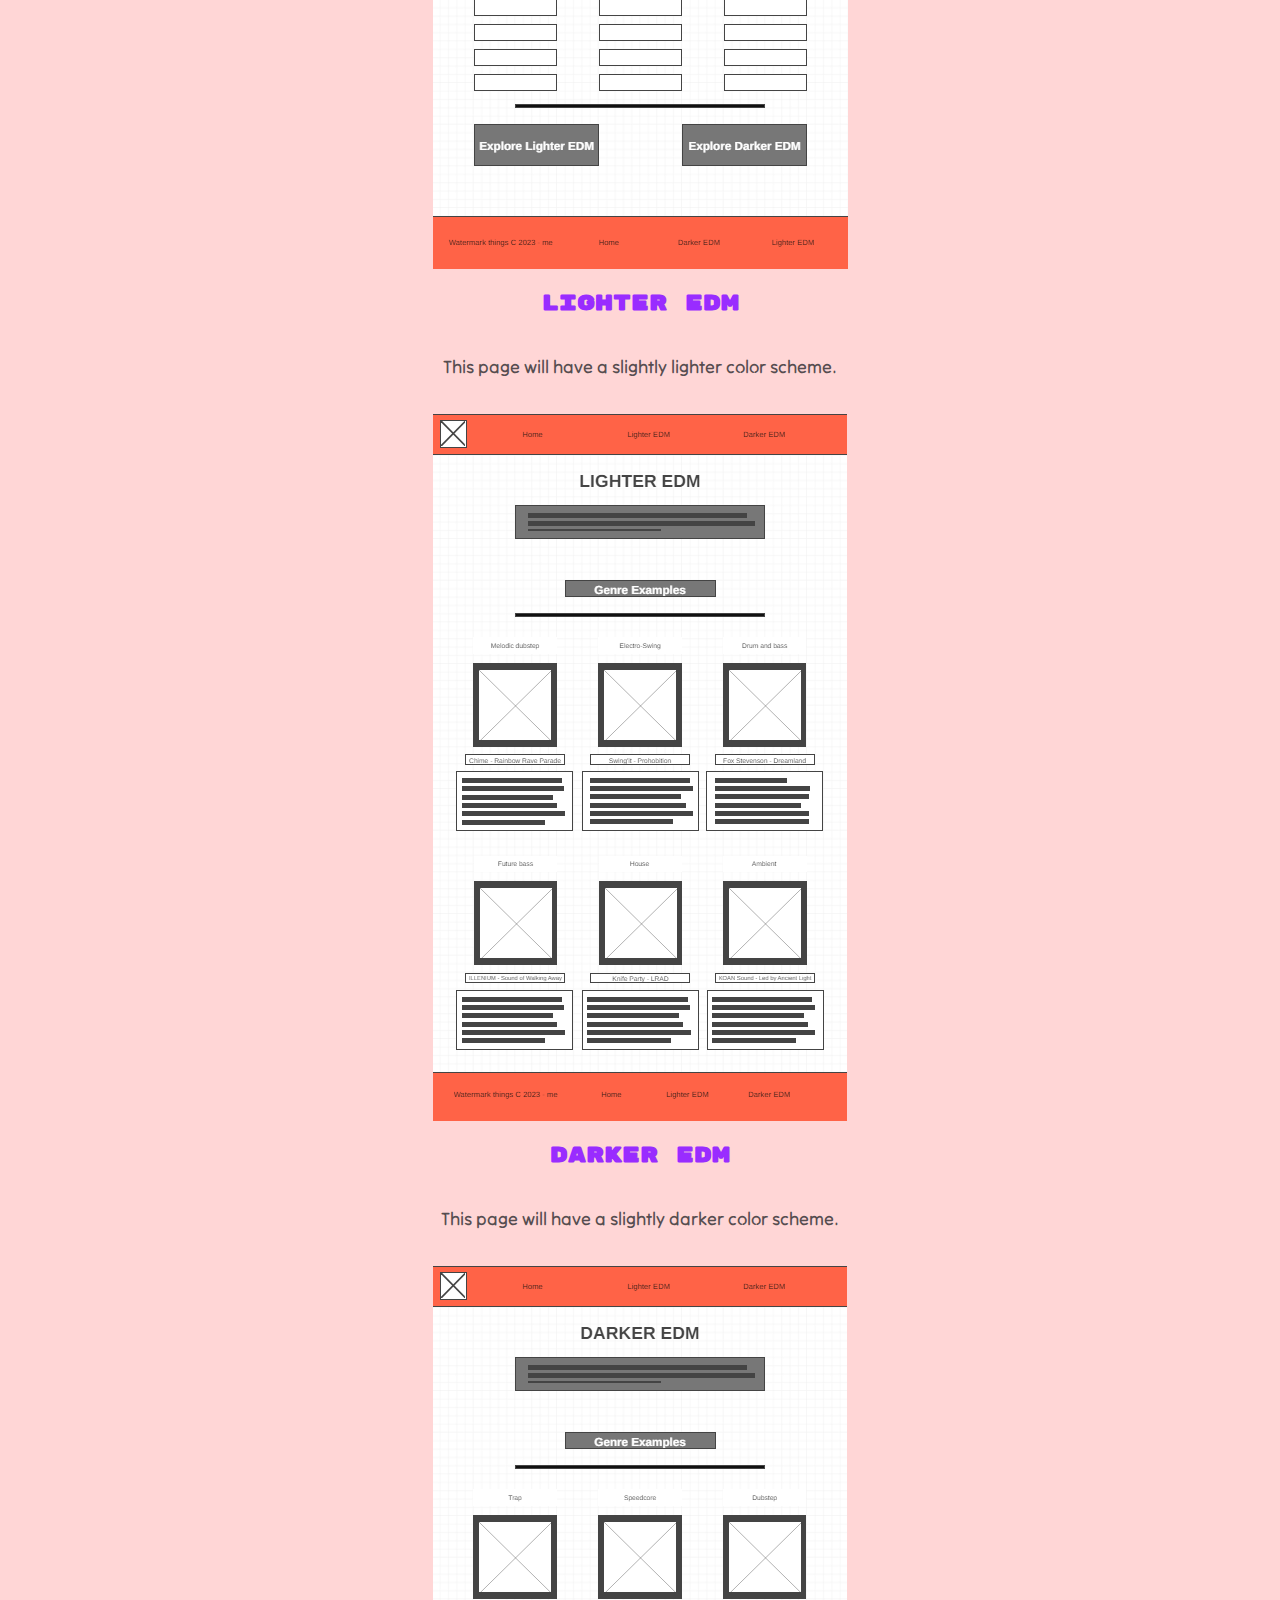
<file: edminfo/site-plan.html>
<!DOCTYPE html>
<html lang="en-us">
    
  <head>
    <meta charset="utf-8">
    <title>Site Plan</title>
    <link type="text/css" rel="stylesheet" href="styles/site-plan.css">
  </head>

  <body>
    <header>
      <h1>EDM INFO Site Plan</h1>
      <h2>Jonathan Luckart</h2>
      <h2>WDD 130-C-3</h2>
      <!-- In the header above, add the name or your site, your name and class number. For example if you are in section 3 you would put WDD 130.03 -->
    </header>
    <main>

      <!--Steps 2-3-->
      <hr>
      <h2>Overview</h2>
      <h3>Purpose</h3>
      <p>The purpose of this personal website is EDM (Electronic Dance Music) genre information, which will specify and describe sound and production characteristics of different types of subgenres under the EDM category such as hybrid trap, future bass, or dubstep.</p>  <!-- change this -->


      <h3>Audience</h3>
      <p>Those who are interested in learning more about EDM and its many subgenres will utilize this site to either categorize a song, or to gather information and knowledge about this type of music and how to identify it.</p>  <!-- change this -->

      <hr>
      <h2>Branding</h2>
      <h3>Website Logo</h3>
      <!-- Replace this with some sort of logo for your site.  A logo can be as simple as the name of your site in a nice font :) -->
      <img src="images/edm_info_logo.png" alt="Logo image">
      <hr>
      <h2>
        Style Guide
      </h2>

      <!--Steps 4-8-->

      <h3>
        Color Palette
      </h3>
      <!--  The colors you choose for a website are one of the most important decisions you will make. Follow the instructions on the activity in iLearn then return and replace the color codes below with the hex color codes (the 6 digit numbers that show at the bottom of each color) for the colors you have chosen below.  You should have at least 2 colors but do not have to fill in all 4 if you do not need them.  -->

      <!-- Copy and paste the URL to your finished palette below Make sure to paste it into both spots -->
      Palette URL: <a href="https://coolors.co/3df529-992cff-564d50-ffe433-9e1a1a" target="_blank">https://coolors.co/3df529-992cff-564d50-ffe433-9e1a1a</a>


      <table class="colors">
        <tr><th>Primary</th><th>Secondary</th><th>Accent 1</th><th>Accent 2</th></tr>
        <!-- Replace the numbers in the boxes below with your hex color codes. Then switch to the site-plan.css file and change your colors there as well. -->
        <tr><td class="primary">[#564D50]</td><td class="secondary">[#992CFF]</td><td class="accent1">[3DF529]</td><td class="accent2">[#9E1A1A]</td></tr>
      </table>

      <!--Step 9-->

      <h3>
        Typography
      </h3>
      <!-- Choose a font for your paragraphs (body copy) and headlines. What font(s) have you chosen? Why did you choose what you did?  Make sure to review the list of web safe fonts at W3Schools.org as a starting point.  Think also about which of your colors above you might use for background and font colors. -->

      <h4>
        Heading Font: Rubik Mono One  <!-- change this -->
      </h4>
      <h4>
        Paragraph Font: Tilt Neon  <!-- change this -->
      </h4>
      <h3>
        Normal paragraph example
      </h3>
      <p>
        Lorem ipsum dolor sit amet, consectetur adipiscing elit, sed do eiusmod tempor incididunt ut labore et dolore magna aliqua. Ut enim ad minim veniam, quis nostrud exercitation ullamco laboris nisi ut aliquip ex ea commodo consequat. Duis aute irure dolor in reprehenderit in voluptate velit esse cillum dolore eu fugiat nulla pariatur. Excepteur sint occaecat cupidatat non proident, sunt in culpa qui officia deserunt mollit anim id est laborum.
      </p>
      <h3>
        Colored paragraph example
      </h3>
      <p class="colored">
        Lorem ipsum dolor sit amet, consectetur adipiscing elit, sed do eiusmod tempor incididunt ut labore et dolore magna aliqua. Ut enim ad minim veniam, quis nostrud exercitation ullamco laboris nisi ut aliquip ex ea commodo consequat. 
      </p>

      <!--Step 10-->

      <h3>
        Navigation
      </h3>
      <!-- Think about how you want your navigation bar to look. In the site-plan.css file change the colors to your colors to get the look you desire. --> 
      <nav>
        <a href="index.html">Home</a>
        <a href="lighter-edm.html">Lighter EDM</a>
        <a href="darker-edm.html">Darker EDM</a>
      </nav>
      <hr>
      <h2>
        Site Map
      </h2>
      <div class="sitemap">
        <div class="sm-home">
          Home
        </div>
        <div class="sm-page2">
          Lighter EDM <!-- change this -->
        </div>
        <div class="sm-page3">
          Darker EDM  <!-- change this -->
        </div>

        <div class="top">
          &nbsp;
        </div>
        <div class="left">
          &nbsp;
        </div>
        <div class="right">
          &nbsp;
        </div>

      </div>

      <!--Content Section-->
      <hr>
      <h2>
        Content
      </h2>
      <h3>Home page</h3>
      <p>
        Welcome to EDM info, a place where all your digital music questions will be answered, and curiosities satiated. What is EDM? EDM (Electronic Dance music) is an umbrella term for genres which are produced electronically with a computer and/or other electronic devices such as standalone synthesizers or mixers, and was typically created for the purpose of festivals and raves before evolving into the universal upbeat phenomena it is now.
      </p>
      <p>
        There are many popular artists under the EDM category such as Skrillex, Steve Aoki, Hardwell, Excision, Deadmau5, Daft Punk, TheFatRat, Illenium, and many more (these artists will be listed with pictures in a grid style format).
      </p>
      <p>
        The genres of EDM are widely diverse and expansive, ranging from calm happy melodies to near pure white noise with dark undertones. Some happier subgenres of EDM are future bass, melodic dubstep, ambient, house, electro-swing, drum and bass (this will be a list on the left hand side). Some darker subgenres of EDM are trap, deathstep, dubstep, hardcore, speedcore, deep dub (this will be a list on the right hand side).
      </p>
      <p>
        We will be exploring these genres based on these two moods for the two pages. Instead of an EDM jargon chart this webpage lets users explore the music with ease.
      </p>
      <p>Images for the Home page</p>
        <img src="images/daft_punk.jpg" alt="Daft Punk icon">
        <img src="images/thefatrat.png" alt="TheFatRat icon">
        <img src="images/deadmau5.png" alt="Deadmau5 icon">
        <img src="images/steve_aoki.png" alt="Steve Aoki icon">
        <img src="images/excision.png" alt="Excision icon">
        <img src="images/skillex.jpg" alt="Skrillex icon">
        <img src="images/hardwell.jpg" alt="Hardwell icon">
        <img src="images/illenium.png" alt="Illenium icon">
      <h3>Lighter EDM</h3>
      <p>
        This is the guide of some of the happier EDM sub genre examples. Below you will find five select genres, an example (linked with Spotify), an explanation of the characteristics of each displayed genre, and an image of the song example. 
      </p>
      <p>
        Melodic dubstep (Image goes above link)
      </p>
      <a href="https://open.spotify.com/track/0hsD0hitwYa7SbFrpniYuS?si=Xx9_sSLnQrSN6lB-_Laxcw">Chime - Rainbow Rave Parade</a>
      <p>
        Melodic dubstep is characterized by its tonal drops and lighthearted nature, while still carrying the heavily modulated and impactful percussion of most dubstep.
      </p>
      <p>
        Electro-swing (Image above link)
      </p>
      <a href="https://open.spotify.com/track/5iKO82ypNQRoWy8yUOHEkI?si=lziB64FBSr-TXRiwg3111A">Swing'it - Prohobition</a>
      <p>
        Electro-swing is characterized by its electronic enhancement of swing music and it's reference to early twentieth century culture.
      </p>
      <p>
        Drum and bass (Image above link)
      </p>
      <a href="https://open.spotify.com/track/3Vr6lUX3ni1Z6OLvn3YkU6?si=iPwqP540QFiiGcM30QtFTA">Fox Stevenson - Dreamland</a>
      <p>
        Drum and bass is characterized by its interruptive breakbeat style percussion and faster tempo than normal EDM.
      </p>
      <p>
        Future bass (Image above link)
      </p>
      <a href="https://open.spotify.com/track/5WggjuxMubr94bo33Aan4K?si=dx3UDhTrQlizh_sqGRI5Ew">ILLENIUM - Sound of Walking Away</a>
      <p>
        Future bass is characterized by its main layered hypersaw wave basses and its usual application of emotional melodies. 
      </p>
      <p>
        House (Image above link) 
      </p>
      <a href="https://open.spotify.com/track/4ce29VAx1D8f3HULOHHA3K?si=y-CpSTsfTfaiRnaJIcOPFg">Knife Party - LRAD</a>
      <p>
        House is characterized by its repetitive kicks and 4/4 dance pattern along with it's common empty drop nature and heavy bass. 
      </p>
      <p>
        Ambient (Image above link)
      </p>
      <a href="https://open.spotify.com/track/0rc6ych6MaFGpWQYUaRYsz?si=rx4ZGq7CQXGRa2z7bRgzfw">KOAN Sound - Led by Ancient Light</a>
      <p>
        Ambient is characterized by its smooth arid orchestral aurora and sometimes mixed with deep dub sounds or rough textures.
      </p>
      <p>Images for the Page 2</p>
        <img src="images/rainbow_rave_parade.jpg" alt="Chime - Rainbow Rave Parade">
        <img src="images/prohibition.png" alt="Swing'it - Prohibition">
        <img src="images/dreamland.png" alt="Fox Stevenson - Dreamland">
        <img src="images/sound_of_walking_away.png" alt="Illenium - Sound of Walking Away">
        <img src="images/lrad.jpg" alt="Knife Party - LRAD">
        <img src="images/led_by_ancient_light.png" alt="KOAN Sound - Led by Ancient Light">
      <h3>Darker EDM</h3>
      <p>
        This is the guide of some of the more brutal or darker EDM sub genre examples. Below you will find five select genres, an example (linked with Spotify), an explanation of the characteristics of each displayed genre, and an image of the song example.
      </p>
      <p>
        Trap (Image above link)
      </p>
      <a href="https://open.spotify.com/track/6xPfr99nsLrhed1BHJJoGw?si=5f72d8d4f3b84a2e">Apashe - Distance</a>
      <p>
        Trap is characterized by its off the grid use of 808's and snares, as well as applying the use of short pauses in its tempo.
      </p>
      <p>
        Speedcore (Image above link)
      </p>
      <a href="https://open.spotify.com/track/0kBB4bL3Jw41vfp1MQ17b8?si=02bd82eb76924e40">Kobaryo - Fantasie-Celeritas</a>
      <p>
        Speedcore is charcterized by its absurdly fast tempo, use of sporadic hardcore kicks, glitchy experimental fills, and it also boasts the use of hypersaws over the mix.
      </p>
      <p>
        Dubstep (Image above link)
      </p>
      <a href="https://open.spotify.com/track/3mhX3UoA6JmShmw1qJtp0P?si=039b29e75b1b4ba8">Graphyt & Ecraze - Mechanoid Doom</a>
      <p>
        Dubstep is characterized by its gritty and heavily modulated bass synths, loud sub bass, 140-160 BPM tempo, and versatility.
      </p>
      <p>
        Hardcore (Image above link)
      </p>
      <a href="https://open.spotify.com/track/7njyiXUXJ8hj6Os4gTIps4?si=5e22dd01d91647ae">Sub Zero Project - Enter The Realm</a>
      <p>
        Hardcore is characterized by the determined use of hardstyle kicks accompanied by hypersaw melodies layered above the mix, and is usually very repetitive.
      </p>
      <p>
        Deep Dub (Image above link)
      </p>
      <a href="https://open.spotify.com/track/0Kpie4W7iNkifskb7xIqDX?si=1fd64c951a3e4d16">Tsuruda - Ahumado</a>
      <p>
        Deep Dub is characterized by its heavy use of creative sub bass paired with the calmer nature of its mood, and tends to be more experimental.
      </p>
      <p>
        Deathstep (Image above link)
      </p>
      <a href="https://open.spotify.com/track/1uBPVGicdfruFHQQLBXQiA?si=bafc44835eb2447a">White Eyes - Omega</a>
      <p>
        Deathstep is characterized by its gritty and highly distorted basses usually accompanied by choir, metal, or dark ambience, and touts sinister themes.
      </p>
      <p>Images for the Page 3</p>
        <img src="images/distance.png" alt="Apashe - Distance">
        <img src="images/fantasie-celeritas.png" alt="Kobaryo - Fantasie-Celeritas">
        <img src="images/mechanoid_doom.png" alt="Graphyt & Ecraze - Mechanoid Doom">
        <img src="images/enter_the_realm.png" alt="Sub Zero Project - Enter The Realm">
        <img src="images/ahumado.png" alt="Tsuruda - Ahumado">
        <img src="images/omega.png" alt="White Eyes - Omega">
      <hr>
      <h2>
        Wireframes
      </h2>
      <p>
        Create three wireframes for your site. One for each page and list them here</p>

      <h3>Home</h3>
      <p>         
        Explore boxes at the bottom are buttons to corresponding pages, and all boxes will have effects.
      </p>
      <img src="images/Home_wireframe.png" alt="home page wireframe">

      <h3>Lighter EDM</h3>
      <p>         
        This page will have a slightly lighter color scheme.
      </p>
      <img src="images/lighter_EDM_wireframe.png" alt="Lighter EDM wireframe">

      <h3>Darker EDM</h3>
      <p>         
        This page will have a slightly darker color scheme.
      </p>
      <img src="images/darker_EDM_wireframe.png" alt="Darker EDM wireframe">
    </main>
  </body>

</html>
</file>
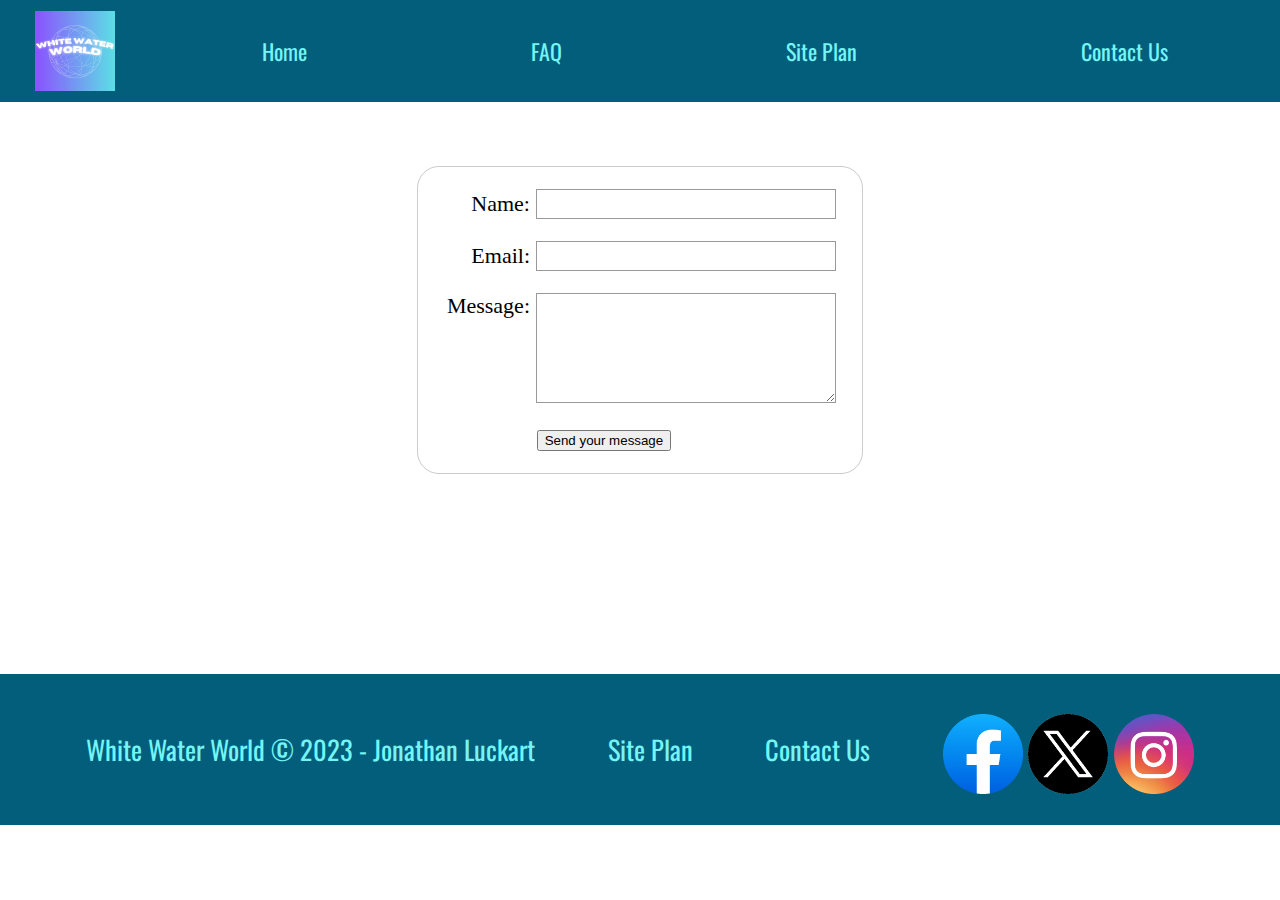
<file: wwr/contactus.html>
<!DOCTYPE html>
<html lang="en">
<head>
    <meta charset="UTF-8">
    <meta name="viewport" content="width=device-width, initial-scale=1.0">
    <title>White Water World | Form</title>
    <link rel="stylesheet" href="styles/style.css">
</head>
<body>
    <div id="content">
        <header>
            <a id="logo_link" href="index.html">
                <img class="logo" src="images/rafting_logo.png" alt="White Water World logo">
            </a>
            <nav>
                <a href="index.html">Home</a>
                <a href="faq.html">FAQ</a>
                <a href="site-plan-rafting.html">Site Plan</a>
                <a href="contactus.html">Contact Us</a>
            </nav>
        </header>
        <main>
            <div id="feedback"></div>
            <form action="/my-handling-form-page" method="post">
                <ul>
                    <li>
                        <label for="name">Name:</label>
                        <input type="text" id="name" name="user_name">
                    </li>
                    <li>
                        <label for="mail">Email:</label>
                        <input type="email" id="mail" name="user_email">
                    </li>
                    <li>
                        <label for="msg">Message:</label>
                        <textarea id="msg" name="user_message"></textarea>
                    </li>
                    <li class="button">
                        <button type="submit">Send your message</button>
                    </li>
                </ul>
            </form>
        </main>
        <footer>
            <p>White Water World &copy; 2023 - Jonathan Luckart</p>
            <p><a href="site-plan-rafting.html">Site Plan</a></p>
            <p><a href="contactus.html">Contact Us</a></p>
            <div class="social">
                <a href="https://facebook.com" target="_blank">
                    <img src="images/facebook.png" alt="fb icon">
                </a>
                <a href="https://twitter.com" target="_blank">
                    <img src="images/twitter.png" alt="twitter icon">
                </a>
                <a href="https://instagram.com" target="_blank">
                    <img src="images/instagram.png" alt="instagram icon">
                </a>
            </div>
        </footer>
    </div>
    <script>
    // get the feedback div element so we can do something with it.
    const feedbackElement = document.getElementById('feedback');
    // get the form so we can read what was entered in it.
    const formElement = document.forms[0];
    // add a 'listener' to wait for a submission of our form. When that happens run the code below.
    formElement.addEventListener('submit', function(e) {
        // stop the form from doing the default action.
        e.preventDefault();
        // set the contents of our feedback element to a message letting the user know the form was submitted successfully. Notice that we pull the name that was entered in the form to personalize the message!
        feedbackElement.innerHTML = 'Hello '+ formElement.user_name.value +'! Thank you for your message. We will get back with you as soon as possible!';
        // make the feedback element visible.
        feedbackElement.style.display = "block";
        // add a class to move everything down so our message doesn't cover it.
        document.body.classList.toggle('moveDown');
    });
    </script>
</body>
</html>
</file>
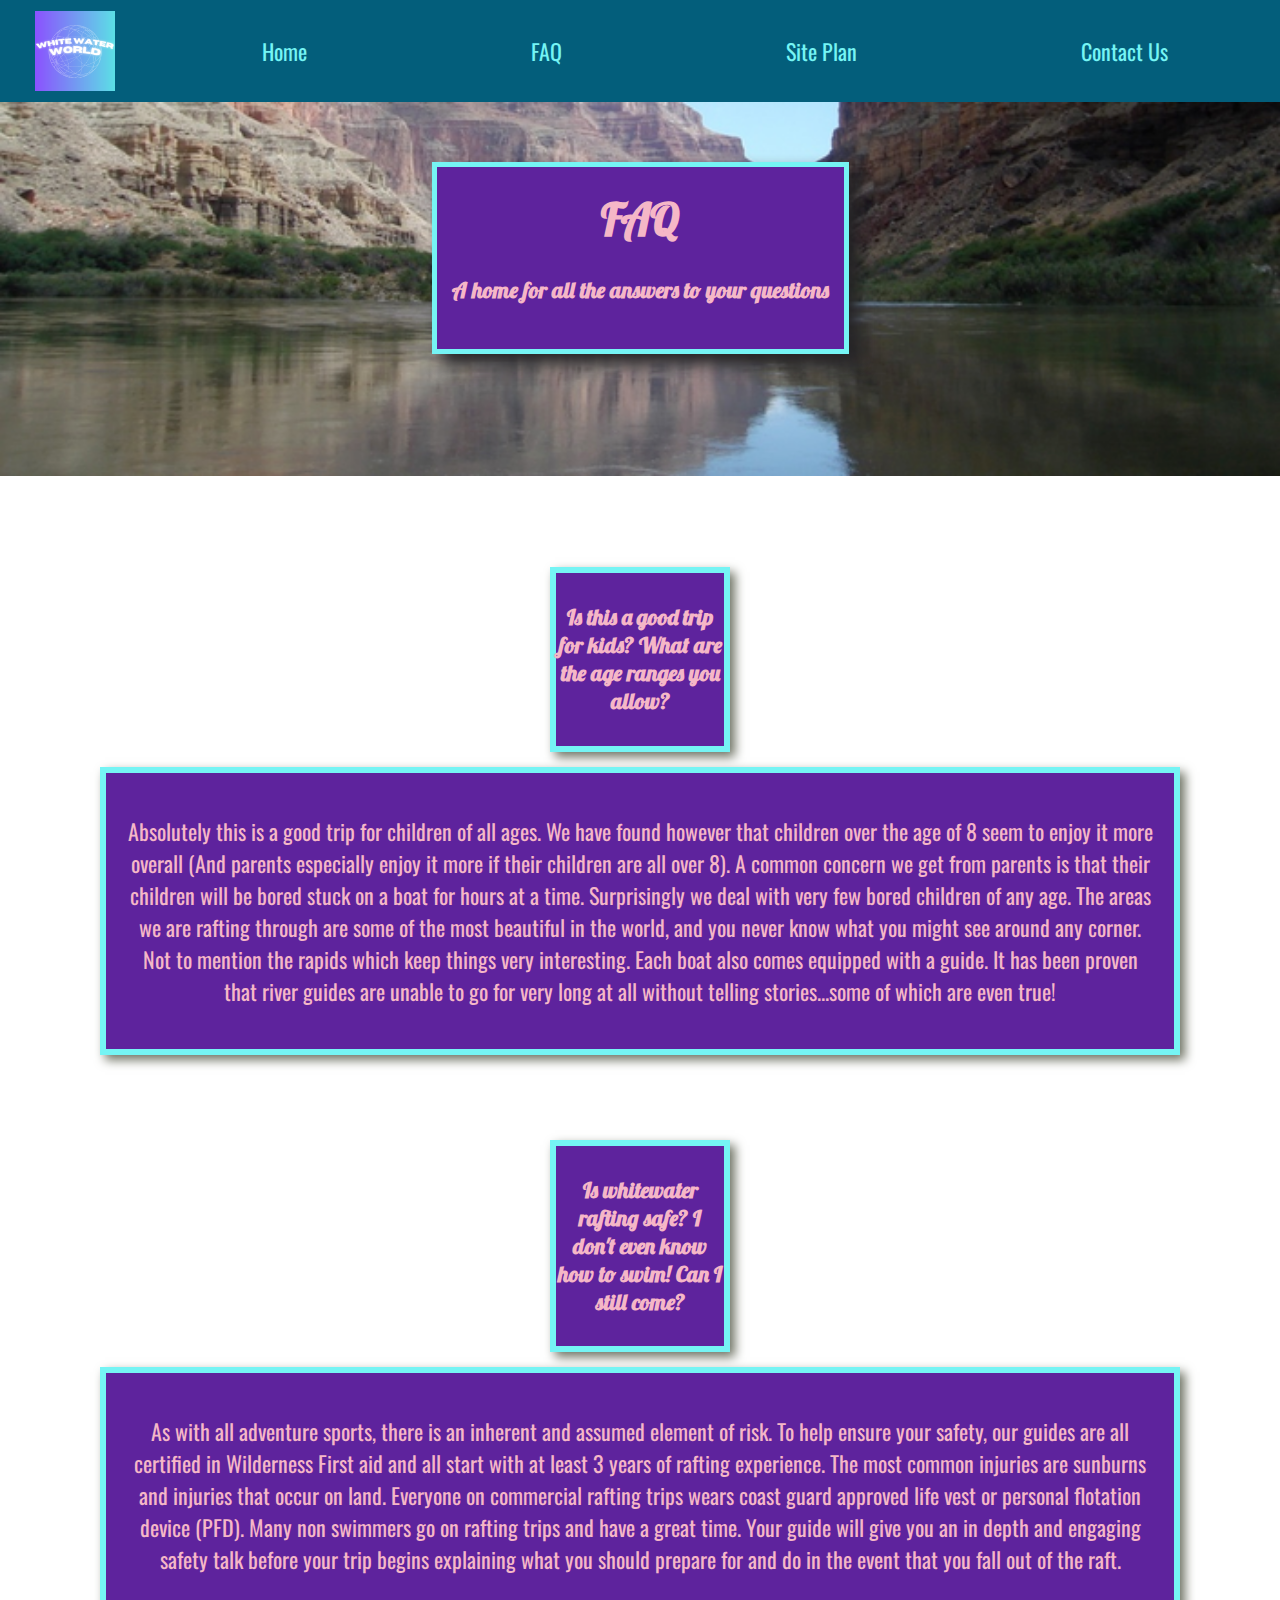
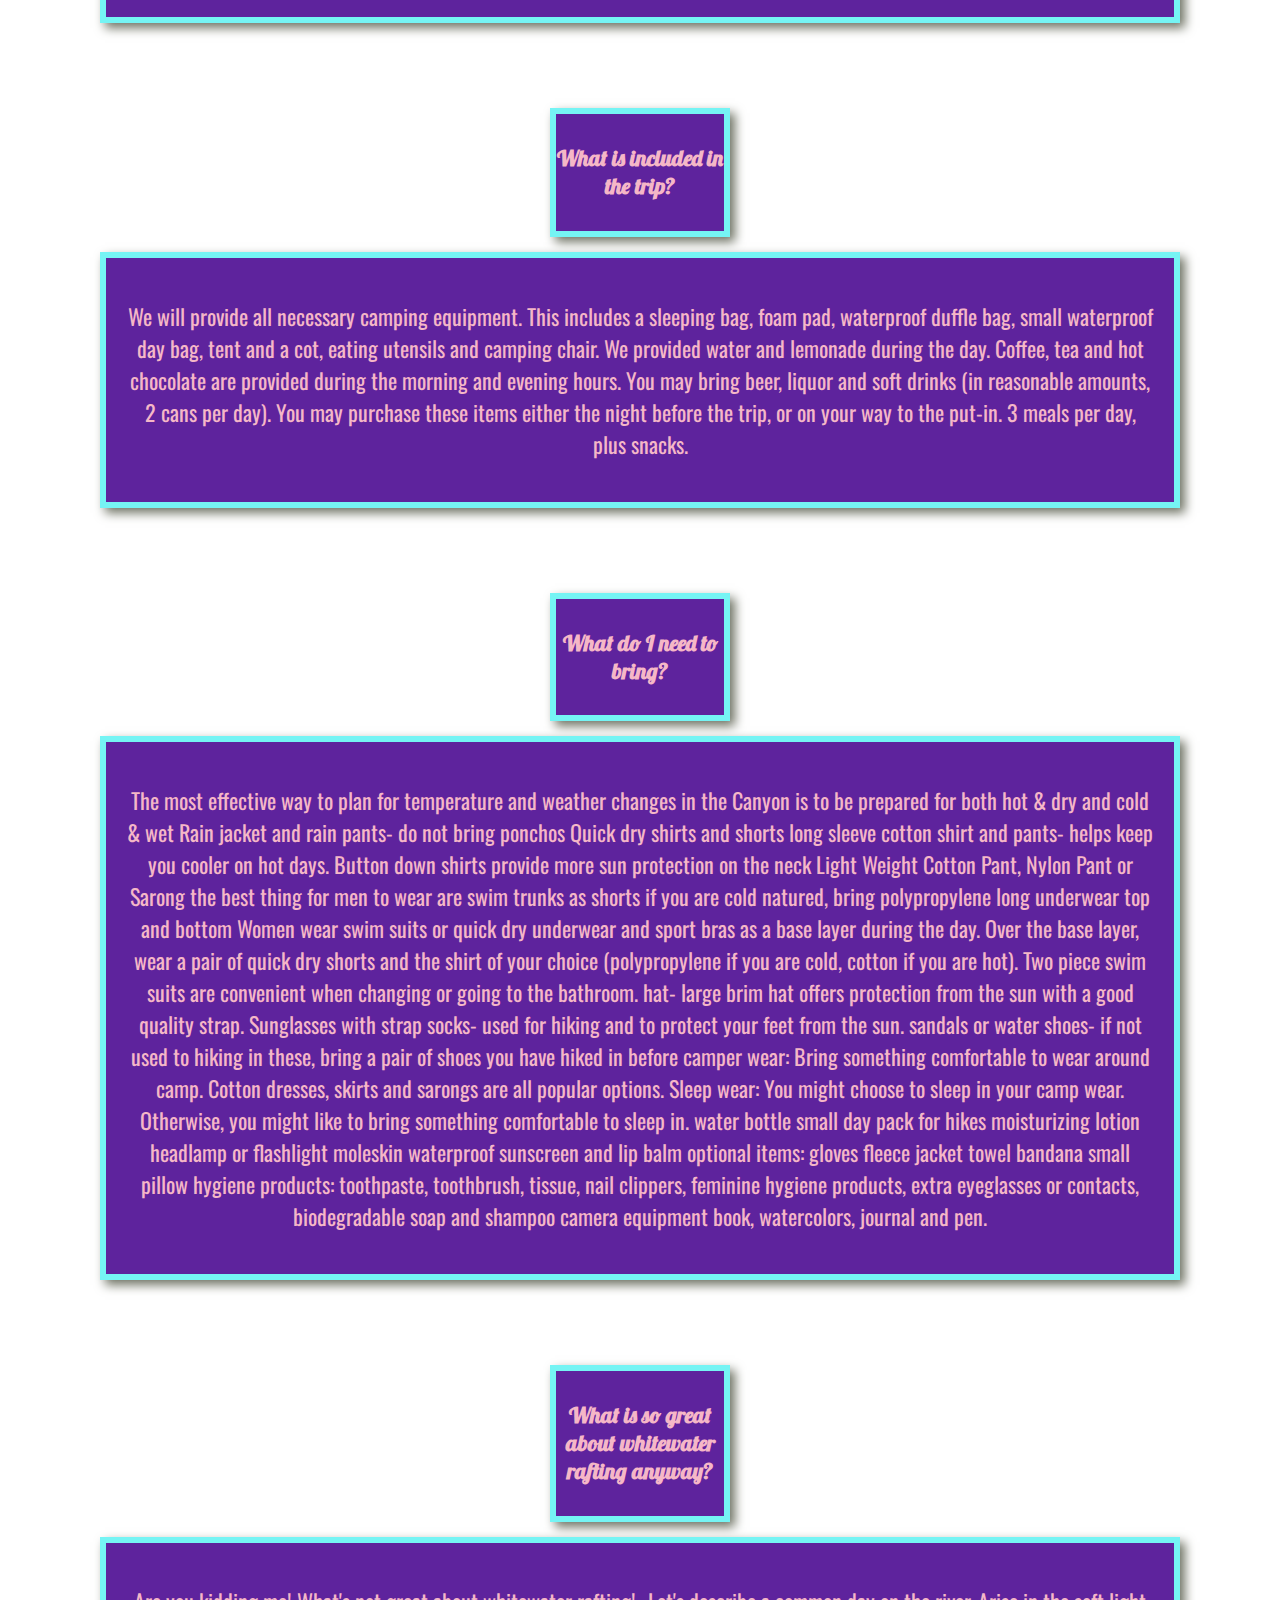
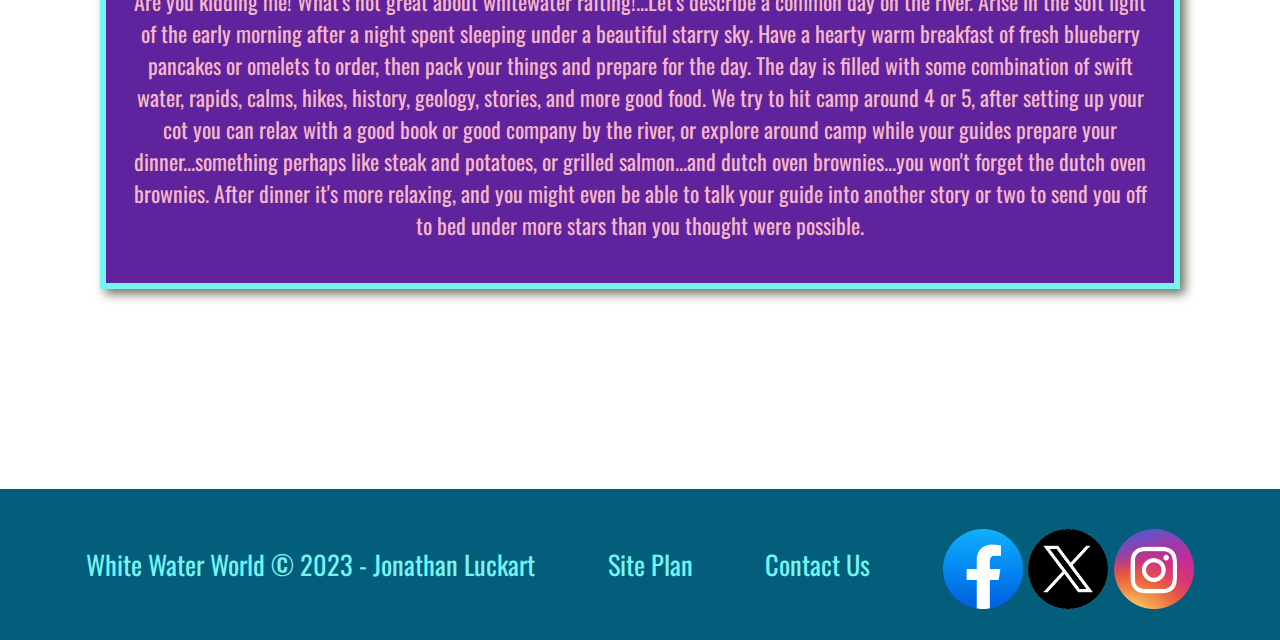
<file: wwr/faq.html>
<!DOCTYPE html>
<html lang="en">
<head>
    <meta charset="UTF-8">
    <meta name="viewport" content="width=device-width, initial-scale=1.0">
    <title>White Water World | FAQ</title>
    <link rel="stylesheet" href="styles/style.css">
</head>
<body>
    <div id="content">
        <header>
            <a id="logo_link" href="index.html">
                <img class="logo" src="images/rafting_logo.png" alt="White Water World logo">
            </a>
            <nav>
                <a href="index.html">Home</a>
                <a href="faq.html">FAQ</a>
                <a href="site-plan-rafting.html">Site Plan</a>
                <a href="contactus.html">Contact Us</a>
            </nav>
        </header>
        <main>
            <div id="hero">
                <div id="hero-box">
                    <img id="hero-img" src="images/canyon_hero.png" alt="Evening river in canyon">
                </div>
                <section id="hero-msg">
                    <div id="faq_box">
                        <h1 class="home-title">FAQ</h1>
                        <h4>A home for all the answers to your questions</h4>
                    </div>
                </section>
            </div>
            <div id="answers">
                <section class="q_and_a">
                    <div class="question_box">
                        <h4>Is this a good trip for kids? What are the age ranges you allow?</h4>
                    </div>
                    <div class="answer_box">
                        <p>Absolutely this is a good trip for children of all ages. We have found however that children over the age of 8 seem to enjoy it more overall (And parents especially enjoy it more if their children are all over 8). A common concern we get from parents is that their children will be bored stuck on a boat for hours at a time. Surprisingly we deal with very few bored children of any age. The areas we are rafting through are some of the most beautiful in the world, and you never know what you might see around any corner. Not to mention the rapids which keep things very interesting. Each boat also comes equipped with a guide. It has been proven that river guides are unable to go for very long at all without telling stories...some of which are even true!</p>
                    </div>
                </section>
                <section class="q_and_a">
                    <div class="question_box">
                        <h4>Is whitewater rafting safe? I don't even know how to swim! Can I still come?</h4>
                    </div>
                    <div class="answer_box">
                        <p>As with all adventure sports, there is an inherent and assumed element of risk. To help ensure your safety, our guides are all certified in Wilderness First aid and all start with at least 3 years of rafting experience. The most common injuries are sunburns and injuries that occur on land. Everyone on commercial rafting trips wears coast guard approved life vest or personal flotation device (PFD). Many non swimmers go on rafting trips and have a great time. Your guide will give you an in depth and engaging safety talk before your trip begins explaining what you should prepare for and do in the event that you fall out of the raft.</p>
                    </div>
                </section>
                <section class="q_and_a">
                    <div class="question_box">
                        <h4>What is included in the trip?</h4>
                    </div>
                    <div class="answer_box">
                        <p>We will provide all necessary camping equipment. This includes a sleeping bag, foam pad, waterproof duffle bag, small waterproof day bag, tent and a cot, eating utensils and camping chair. We provided water and lemonade during the day. Coffee, tea and hot chocolate are provided during the morning and evening hours. You may bring beer, liquor and soft drinks (in reasonable amounts, 2 cans per day). You may purchase these items either the night before the trip, or on your way to the put-in. 3 meals per day, plus snacks.</p>
                    </div>
                </section>
                <section class="q_and_a">
                    <div class="question_box">
                        <h4>What do I need to bring?</h4>
                    </div>
                    <div class="answer_box">
                        <p>The most effective way to plan for temperature and weather changes in the Canyon is to be prepared for both hot & dry and cold & wet Rain jacket and rain pants- do not bring ponchos Quick dry shirts and shorts long sleeve cotton shirt and pants- helps keep you cooler on hot days. Button down shirts provide more sun protection on the neck Light Weight Cotton Pant, Nylon Pant or Sarong the best thing for men to wear are swim trunks as shorts if you are cold natured, bring polypropylene long underwear top and bottom Women wear swim suits or quick dry underwear and sport bras as a base layer during the day. Over the base layer, wear a pair of quick dry shorts and the shirt of your choice (polypropylene if you are cold, cotton if you are hot). Two piece swim suits are convenient when changing or going to the bathroom. hat- large brim hat offers protection from the sun with a good quality strap. Sunglasses with strap socks- used for hiking and to protect your feet from the sun. sandals or water shoes- if not used to hiking in these, bring a pair of shoes you have hiked in before camper wear: Bring something comfortable to wear around camp. Cotton dresses, skirts and sarongs are all popular options. Sleep wear: You might choose to sleep in your camp wear. Otherwise, you might like to bring something comfortable to sleep in. water bottle small day pack for hikes moisturizing lotion headlamp or flashlight moleskin waterproof sunscreen and lip balm optional items: gloves fleece jacket towel bandana small pillow hygiene products: toothpaste, toothbrush, tissue, nail clippers, feminine hygiene products, extra eyeglasses or contacts, biodegradable soap and shampoo camera equipment book, watercolors, journal and pen.</p>
                    </div>
                </section>
                <section class="q_and_a">
                    <div class="question_box">
                        <h4>What is so great about whitewater rafting anyway?</h4>
                    </div>
                    <div class="answer_box">
                        <p>Are you kidding me! What's not great about whitewater rafting!...Let's describe a common day on the river. Arise in the soft light of the early morning after a night spent sleeping under a beautiful starry sky. Have a hearty warm breakfast of fresh blueberry pancakes or omelets to order, then pack your things and prepare for the day. The day is filled with some combination of swift water, rapids, calms, hikes, history, geology, stories, and more good food. We try to hit camp around 4 or 5, after setting up your cot you can relax with a good book or good company by the river, or explore around camp while your guides prepare your dinner...something perhaps like steak and potatoes, or grilled salmon...and dutch oven brownies...you won't forget the dutch oven brownies. After dinner it's more relaxing, and you might even be able to talk your guide into another story or two to send you off to bed under more stars than you thought were possible.</p>
                    </div>
                </section>
            </div>
        </main>
        <footer>
            <p>White Water World &copy; 2023 - Jonathan Luckart</p>
            <p><a href="site-plan-rafting.html">Site Plan</a></p>
            <p><a href="contactus.html">Contact Us</a></p>
            <div class="social">
                <a href="https://facebook.com" target="_blank">
                    <img src="images/facebook.png" alt="fb icon">
                </a>
                <a href="https://twitter.com" target="_blank">
                    <img src="images/twitter.png" alt="twitter icon">
                </a>
                <a href="https://instagram.com" target="_blank">
                    <img src="images/instagram.png" alt="instagram icon">
                </a>
            </div>
        </footer>
    </div>
</body>
</html>
</file>
<file: edminfo/styles/style.css>
@import url('https://fonts.googleapis.com/css?family=Rubik+Mono+One|Tilt+Neon');

body {
    background-color: white;
    margin: 0;
    padding: 0;
    font-size: 22px;
}

#content {
    max-width: 1600px;
    margin: 0 auto;
}

header {
    background-color: black;
    display: grid;
    grid-template-columns: 150px auto;
}

#logo-link {
    padding-top: 5px;
    justify-self: center;
    align-self: center;
}

.logo {
    width: 80px;
}

nav {
    display: flex;
    justify-content: space-around;
}

nav a {
    text-align: center;
    color: white;
    text-decoration: none;
    font-family: Tilt Neon, Helvetica, sans-serif;
    padding: 35px;
}

nav a:hover {
    background-color: #992CFF;
    color: #FFE433;
    text-decoration: underline;
}

#hero {
    display: grid;
    grid-template-columns: 1fr 3fr 1fr;
}

#hero-box {
    grid-column: 1/4;
    grid-row: 1/3;
    z-index: -1;
}

/*#hero-img {
    width: 100%;
    margin-top: -350px;
    margin-bottom: 100px;
}*/

body, html {
    height: 100%;
  }
  
.parallax {
    /* The image used */
    background-image: url("hero_banner.jpg");
  
    /* height */
    height: 700px;
  
    /* Create the parallax scrolling effect */
    background-attachment: fixed;
    background-position: center;
    background-repeat: no-repeat;
    background-size: cover;
  }

#hero-msg { 
    grid-column: 2/3;
    grid-row: 1/2;
    justify-self: center;
}

.home-title {
    color: #3DF529;
    font-size: 3em;
    margin-top: 90px;
    text-align: center;
    font-family: Rubik Mono One, Impact, Arial;
    text-shadow: 5px 5px 10px #789564;
}

#hero-msg p {
    color: #3DF529;
    text-align: center;
    text-align: justify;
    text-align-last: justify;
    margin-top: 70px;
    margin-left: -163px;
    margin-right: -163px;
    font-size: 2em;
    font-weight: bolder;
    font-family: Tilt Neon, Helvetica, sans-serif;
    text-shadow: 10px 10px 20px #90a880;

}

.title-boxes {
    width: 40%;
    background-color: #564D50;
    color: #FFE433;
    border-radius: 50px;
    margin: 0 auto;
    text-align: center;
    font-family: Rubik Mono One, Impact, Arial;
}

#artist-grid {
    display: grid;
    grid-template-columns: repeat(4, 1fr);
    margin-top: -25px;
    margin-bottom: 100px;
}

#artist-grid section:hover {
    transform: scale(1.1);
}

.artist-card-daft, .artist-card-steve, .artist-card-hardwell, .artist-card-skrillex, .artist-card-excision, .artist-card-thefatrat, .artist-card-deadmau5, .artist-card-illenium {
    padding: 30px;
}

.artist-card-daft {
    grid-column: 1/2;
    grid-row: 1/2;
}

.artist-card-steve {
    grid-column: 2/3;
    grid-row: 1/2;
}

.artist-card-hardwell {
    grid-column: 3/4;
    grid-row: 1/2;
}

.artist-card-skrillex {
    grid-column: 4/5;
    grid-row: 1/2;
}

.artist-card-excision {
    grid-column: 1/2;
    grid-row: 2/3;
}

.artist-card-thefatrat {
    grid-column: 2/3;
    grid-row: 2/3;
}

.artist-card-deadmau5 {
    grid-column: 3/4;
    grid-row: 2/3;
}

.artist-card-illenium {
    grid-column: 4/5;
    grid-row: 2/3;
}

main section img {
    box-sizing: border-box;
}

.card-img {
    border: 20px solid #992CFF;
    width: 100%;
    box-shadow: 5px 5px 10px #6f7364
}

.artist-name {
    text-align: center;
    margin: 10px auto;
    border-radius: 50px;
    background-color: #564D50;
    color: #FFE433;
    width: 65%;
    font-family: Tilt Neon, Helvetica, sans-serif;
    font-weight: bolder;
    box-shadow: 5px 5px 10px #6f7364
}

hr {
    height: 10px;
    margin-left: 200px;
    margin-right: 200px;
    background-color: #3DF529;
}

#genre-grid {
    display: grid;
    grid-template-columns: repeat(3, 1fr);
}

#genre-grid h2:hover {
    transform: scale(1.1);
}

.genre-card-future, .genre-card-trap, .genre-card-melodic, .genre-card-deathstep, .genre-card-ambient, .genre-card-dubstep, .genre-card-house, .genre-card-hardcore, .genre-card-electro, .genre-card-speedcore, .genre-card-drum, .genre-card-deep {
    text-align: center;
    justify-self: center;
    width: 55%;
    margin: 20px auto;
    border-radius: 50px;
    background-color: #564D50;
    color: #FFE433;
    font-family: Tilt Neon, Helvetica, sans-serif;
    font-weight: bold;
    box-shadow: 5px 5px 10px #6f7364
}

.genre-card-future {
    grid-column: 1/2;
    grid-row: 1/2;
}

.genre-card-trap {
    grid-column: 2/3;
    grid-row: 1/2;
}

.genre-card-melodic {
    grid-column: 3/4;
    grid-row: 1/2;
}

.genre-card-deathstep {
    grid-column: 1/2;
    grid-row: 2/3;
}

.genre-card-ambient {
    grid-column: 2/3;
    grid-row: 2/3;
}

.genre-card-dubstep {
    grid-column: 3/4;
    grid-row: 2/3;
}

.genre-card-house {
    grid-column: 1/2;
    grid-row: 3/4;
}

.genre-card-hardcore {
    grid-column: 2/3;
    grid-row: 3/4;
}

.genre-card-electro {
    grid-column: 3/4;
    grid-row: 3/4;
}

.genre-card-speedcore {
    grid-column: 1/2;
    grid-row: 4/5;
}

.genre-card-drum {
    grid-column: 2/3;
    grid-row: 4/5;

}

.genre-card-deep {
    grid-column: 3/4;
    grid-row: 4/5;
}

#button-grid {
    margin-top: 40px;
    display: grid;
    grid-template-columns: repeat(2, 1fr);
    grid-template-rows: 1fr;
}

.button-light, .button-dark {
    grid-row: 1/2;
    text-align: center;
    align-self: center;
    justify-self: center;
    background-color: #564D50;
    color: #3DF529;
    font-family: Rubik Mono One, Impact, Arial;
    font-size: 1.5em;
    text-decoration: none;
    padding: 30px;
    border-radius: 25px;
}

.button-light:hover, .button-dark:hover {
    color: #FFE433;
    text-decoration: underline;
    background-color: #992CFF;
    transform: scale(1.15);
}

.button-light {
    grid-column: 1/2;
}

.button-dark {
    grid-column: 2/3;
}

.parallax2 {
    /* The image used */
    background-image: url("hero_banner.jpg");
  
    /* height */
    height: 500px;
    grid-column: 1/3;
    grid-row: 1/2;
  
    /* Create the parallax scrolling effect */
    background-attachment: fixed;
    background-position: center;
    background-repeat: no-repeat;
    background-size: cover;
  }

footer {
    background-color: black;
    color: white;
    padding: 25px 50px;
    display: flex;
    justify-content: space-around;
    align-items: center;
}

footer p {
    font-size: 1.2em;
    font-family: Tilt Neon, Helvetica, sans-serif;
}

footer a {
    text-decoration: none;
    color: white;
}

footer a:hover {
    color: #FFE433;
}

footer p a:hover {
    text-decoration: underline;
}






/*lighter edm css*/

#page2 {
    background-color: #EBD6FF;
}

#page2 .page-title {
    color: #992CFF;
    font-family: Rubik Mono One, Impact, Arial;
    font-size: 3.3em;
    text-shadow: 2px 2px 4px #6d5492;
}

#page2 .title-info {
    border: 10px solid #992CFF;
}

#page2 .song-image {
    width: 100%;
    border: 15px solid #992CFF;
    box-shadow: 10px 10px 10px #6d5492;
}

#page2 .description {
    border: 10px solid #992CFF;
    box-shadow: 10px 10px 10px #6d5492;
}





/*darker edm css*/

#page3 {
    background-color: #FFD6D6;
}

#page3 .page-title {
    color: #9E1A1A;
    font-family: Rubik Mono One, Impact, Arial;
    font-size: 3.3em;
    text-shadow: 2px 2px 4px #925454;
}

#page3 .title-info {
    border: 10px solid #9E1A1A;
}

#page3 .song-image {
    width: 100%;
    border: 15px solid #9E1A1A;
    box-shadow: 10px 10px 10px #925454;
}

#page3 .description {
    border: 10px solid #9E1A1A;
    box-shadow: 10px 10px 10px #925454;
}





/*general subpage CSS*/

.hero-content {
    text-align: center;
    padding: 5px;
}

.title-info {
    background-color: #564D50;
    color: #FFE433;
    padding: 20px;
    font-size: 1.5em;
    text-align: justify;
    text-align-last: justify;
    margin-right: 140px;
    margin-left: 140px;
    font-family: Tilt Neon, Helvetica, sans-serif;
    font-weight: bolder;
    border-radius: 20px;
    margin-bottom: 125px;
    box-shadow: 10px 10px 10px #6f7364
}

.example-grid {
    display: grid;
    grid-template-columns: repeat(3, 1fr);
}

.example-card {
    padding-right: 70px;
    padding-left: 70px;
    margin-top: 75px;
}

#page2 hr, #page3 hr {
    margin-bottom: -50px;
}

.genre-name {
    padding-top: 5px;
    padding-bottom: 5px;
    margin-right: 50px;
    margin-left: 50px;
    margin-bottom: 20px;
    background-color: #564D50;
    text-align: center;
    font-family: Tilt Neon, Helvetica, sans-serif;
    border-radius: 50px;
    color: #FFE433;
}

.song-link {
    text-align: center;
    width: 100%;
    background-color: #564D50;
    padding: 10px;
    border-radius: 7px;
    margin-left: -10px;
    margin-right: -10px;
    margin-top: 20px;
}

.song-link:hover {
    transform: scale(1.15);
}

.example-card p a {
    color: #3DF529;
    text-align: center;
    font-family: Tilt Neon, Helvetica, sans-serif;
    width: 100%;
    color: #FFE433;
}

.description {
    display: flex;
    align-items: center;
    text-align: center;
    background-color: #564D50;
    height: 150px;
    font-family: Tilt Neon, Helvetica, sans-serif;
    padding: 20px;
    border-radius: 20px;
    color: #FFE433;
}

.song-image:hover {
    transform: scale(1.05);
}
</file>
<file: wwr/styles/style.css>
@import url('https://fonts.googleapis.com/css2?family=Lobster&family=Oswald&display=swap');

body {
    background-color: white;
    font-size: 22px;
    margin: 0;
    padding: 0;
}

#content {
    max-width: 1600px;
    margin: 0 auto;
}

header {
    background-color: #035E7B;
    display: grid;
    grid-template-columns: 150px auto;
}

#logo_link {
    padding-top: 5px;
    justify-self: center;
    align-self: center;
}

.logo {
    width: 80px;
}

nav {
    display: flex;
    justify-content: space-around;
}

nav a {
    text-align: center;
    color: #75F4F4;
    text-decoration: none;
    font-family: Oswald, Impact, Arial;
    padding: 35px;
}

nav a:hover {
    background-color: #A7A0E3;
    color: black;
}

#hero {
    display: grid;
    grid-template-columns: 1fr 3fr 1fr;
}

#hero-box {
    grid-column: 1/4;
    grid-row: 1/3;
    z-index: -1;
}

#hero-img {
    width: 100%;
}

#hero-msg { 
    grid-column: 2/3;
    grid-row: 1/2;
    justify-self: center;
}

.home-title {
    color: #F5B7C7;
    font-size: 2em;
    margin-top: 10px;
}

h4 {
    color: #F5B7C7;
    
}

#hero-msg h1, #hero-msg h4 {
    text-align: center;
    font-family: Lobster, fantasy, helvetica;
}

.button-box {
    text-align: center;
}

.book, .join {
    background-color: #035E7B;
    color: #75F4F4;
    text-decoration: none;
    font-family: Oswald, Impact, Arial;
    font-size: 18px;
    padding: 15px 30px;
    margin-top: 50px;
    border-radius: 5px;
}

.book:hover, .join:hover {
    background-color: #A7A0E3;
    color: black;
}

.home-grid {
    display: grid;
    grid-template-columns: repeat(10, 1fr)
}

.rivers-card {
    grid-column: 2/4; 
    grid-row: 2/3;
}

.camping-card {
    grid-column: 5/7;
    grid-row: 2/3;
}

.rapids-card {
    grid-column: 8/10;
    grid-row: 2/3;
}

.rivers-card, .camping-card, .rapids-card {
    margin: 200px 0; 
}

.card-img {
    border: 10px solid #75F4F4;
    transition: transform .5s;
    box-shadow: 5px 5px 10px #6f7364;
}

.card-img, .mountains {
    width: 100%;
}

.card-img:hover {
    opacity: .6;
    transform: scale(1.1);
}

.icon {
    width: 80px;
    padding-top: 10px;
}

h2 {
    margin: 0;
}

main section {
    text-align: center;
}

main section img {
    box-sizing: border-box;
}

main section h2 {
    font-family: Lobster, fantasy, helvetica;
}

#background {
    height: 725px;
    background-color: #5E239D;
    grid-column: 1/11;
    grid-row: 4/9;
}

.mountains {
    padding: 25px;
    border: 10px solid #75F4F4;
    grid-column: 2/7;
    grid-row: 5/8;
    box-shadow: 5px 5px 10px #252326;
}

.msg {
    background-color: #5E239D;
    line-height: 1.5em;
    padding: 35px;
    grid-column: 6/10;
    grid-row: 6/7;
    box-shadow: 5px 5px 10px #252326;
}

.msg h2 {
    color: #F5B7C7;
    font-family: Lobster, fantasy, helvetica;
}

.msg p {
    color: #F5B7C7;
    font-family: Oswald, Impact, Arial;
    font-size: .8em;
    padding-bottom: 15px;
}

footer {
    background-color: #035E7B;
    color: #75F4F4;
    padding: 25px 50px;
    margin-top: 200px;
    display: flex;
    justify-content: space-around;
    align-items: center;
}

footer p {
    font-size: 1.2em;
    font-family: Oswald, Impact, Arial;
}

footer a {
    color: #75F4F4;
    text-decoration: none;
}

footer a:hover {
    color: black;
}

footer p a:hover {
    text-decoration: underline;
}

footer .social img {
    padding-top: 15px;
}

footer div a img {
    width: 80px;
}



/* faq page css */

#faq_box {
    background-color: #5E239D;
    margin-top: 60px;
    padding: 15px;
    border: 5px solid #75F4F4;
    box-shadow: 10px 10px 15px #252326;
}

#faq_box:hover {
    transform: scale(1.1) rotate(-3.5deg);
}

.question_box {
    background-color: #5E239D;
    color: #F5B7C7;
    font-family: Lobster, fantasy, helvetica;
    text-align: center;
    margin-top: 85px;
    margin-left: 550px;
    margin-right: 550px;
    padding: 1px;
    border: 6px solid #75F4F4;
    box-shadow: 5px 5px 10px #6f7364;
}

.answer_box {
    background-color: #5E239D;
    color: #F5B7C7;
    font-family: Oswald, Impact, Arial;
    text-align: center;
    margin-left: 100px;
    margin-right: 100px;
    margin-top: 15px;
    padding: 20px;
    border: 6px solid #75F4F4;
    box-shadow: 5px 5px 10px #6f7364;
}

.answer_box:hover {
    transform: scale(1.05);
}



/*contact us form page*/

form {
    /* Center the form on the page */
    margin: 0 auto;
    margin-top: 5%;
    width: 400px;
    /* Form outline */
    padding: 1em;
    border: 1px solid #ccc;
    border-radius: 1em;
}
  
ul {
    list-style: none;
    padding: 0;
    margin: 0;
}
  
form li + li {
    margin-top: 1em;
}
  
label {
    /* Uniform size & alignment */
    display: inline-block;
    width: 90px;
    text-align: right;
}
  
input,
textarea {
    /* To make sure that all text fields have the same font settings
       By default, textareas have a monospace font */
    font: 1em sans-serif;
  
    /* Uniform text field size */
    width: 300px;
    box-sizing: border-box;
  
    /* Match form field borders */
    border: 1px solid #999;
}
  
input:focus,
textarea:focus {
    /* Additional highlight for focused elements */
    border-color: #000;
}
  
textarea {
    /* Align multiline text fields with their labels */
    vertical-align: top;
  
    /* Provide space to type some text */
    height: 5em;
}
  
.button {
    /* Align buttons with the text fields */
    padding-left: 90px; /* same size as the label elements */
}
  
button {
    /* This extra margin represent roughly the same space as the space
       between the labels and their text fields */
    margin-left: 0.5em;
}

#feedback {
    background-color: antiquewhite;
    position: absolute;
    top: 0;
    left: 0;
    right: 0;
    padding: .5em;
    /* make this element invisible until we are ready for it */
    display: none;      
}

.moveDown {
    margin-top: 3em;
}


@media screen and (max-width: 900px) {
    #hero, .home-grid {
        display: block;
        height: auto;
    }
    nav, footer {
        flex-direction: column;
    }
    nav a {
        display: block;
        padding: 15px;
    }
    #hero {
        margin-top: 0;
    }
    #hero-msg {
        margin-top: 0;
    }
    #hero-msg h4 {
        display: none;
    }
    #hero-msg h1 {
        color: #6f7364;
    }
    .home-title {
        font-size: 25px;
        color: #6f7364;
    }
    .rivers-card, .camping-card, .rapids-card { 
        margin: 50px auto;
        width: 60%;
    }
    #background {
        display: none;
    }
    .mountains, .msg {
        width: 80%;
        display: block;
        margin: 0 auto;
    }
    footer {
        margin-top: 25px;
    }
}
</file>
<file: positionstyles.css>
/* CSS - Name: "positionstyles.css" */
/* Activity 1 styles */
.content1 {
  /* This is the parent of the activity 1 boxes. */
display: grid;
grid-template-columns: 1fr 1fr;
justify-items: center;
gap: 20px;
}
.red1 { 
  width: 100%; 
  height: 100px; 
  background-color: red; 
  grid-column: 1/3;

} 
.green1 {
  width: 200px; 
  height: 200px; 
  background-color: green; 

} 
.yellow1 {
  width: 200px; 
  height: 200px; 
  background-color: gold; 
} 
.blue1 {
  width: 100%; 
  height: 100px; 
  background-color: blue; 
  grid-column: 1/3;
} 
/* Activity 2 styles */ 
.content2 {
  /* This is the parent of the activity 2 boxes. */
  display: grid;
  grid-template-columns: 50px 50px 50px 50px 50px;
  grid-template-rows: 50px 50px 50px 50px 50px;
}
.red2 {
  width: 100px; 
  height: 100px; 
  background-color: red; 
} 
.green2 { 
  width: 100px; 
  height: 100px; 
  background-color: green; 
  grid-column: 2/3;
  grid-row: 2/3;
} 
.yellow2 {
  width: 100px; 
  height: 100px; 
  background-color: gold; 
  grid-column: 3/4;
  grid-row: 3/4;
} 
.blue2 {
  width: 100px; 
  height: 100px; 
  background-color: blue; 
  grid-column: 4/5;
  grid-row: 4/5;
} 
/* Activity 3 styles */ 
.content3 {
  /* This is the parent of the activity 3 boxes. */
  display: grid;
  grid-template-columns: 1fr 1fr;
  grid-column-gap: 85px;
}
.red3 {
  width: 100%; 
  height: 100px; 
  background-color: red;
  grid-column: 1/3;
} 
.green3 {
  width: 100%; 
  height: 200px; 
  background-color: green;
  grid-column: 1/2;
} 
.yellow3 {
  width: 100%; 
  height: 200px; 
  background-color: gold; 
  grid-column: 2/3;
} 
.blue3 {
  width: 100%;
  height: 100px; 
  background-color: blue; 
  grid-column: 1/3;
} 
/* Activity 4 styles */ 
.content4 {
  /* This is the parent of the activity 4 boxes. */
  height: 400px;
  display: grid;
  grid-template-columns: 1fr 1fr;
  grid-template-rows: 1fr 1fr 1fr;
}
.red4 {
  width: 100%; 
  height: 100%; 
  background-color: red; 
  grid-column: 1/2;
  grid-row: 1/4;
} 
.green4 {
  width: 100%; 
  height: 100%; 
  background-color: green; 
  grid-column: 2/3;
  grid-row: 1/2;
} 
.yellow4 {
  width: 100%; 
  height: 100%; 
  background-color: gold; 
  grid-column: 2/3;
  grid-row: 2/3;
} 
.blue4 {
  width: 100%; 
  height: 100%; 
  background-color: blue; 
  grid-column: 2/3;
  grid-row: 3/4;
} 
/* Activity 5 styles */ 
.content5 {
  /* This is the parent of the activity 5 boxes. */
  height: 400px;
}
.red5 { 
  width: 100%; 
  height: 100px; 
  background-color: red; 
} 
.green5 { 
  width: 100px; 
  height: 100px; 
  background-color: green;
  float: left; 

} 
.yellow5 {
  width: 100%; 
  height: 210px; 
  background-color: gold; 

} 
.blue5 {
  width: 100%; 
  height: 100px; 
  background-color: blue; 
} 
/* Activity 6 styles */ 
.content6 {
  /* This is the parent of the activity 6 boxes. */
  display: grid;
  grid-template-columns: 100px 100px 100px 100px 100px 100px;
  grid-template-rows: 100px 100px 100px 100px 100px 100px;
}
.red6 {
  width: 100%; 
  height: 100%; 
  background-color: red; 
  grid-column: 1/5;
  grid-row: 1/3;
} 
.green6 {
  width: 100%; 
  height: 100%; 
  background-color: green; 
  grid-column: 1/3;
  grid-row: 5/7;
  z-index: 1;
} 
.yellow6 {
  width: 100%; 
  height: 100%; 
  background-color: gold; 
  grid-column: 5/7;
  grid-row: 3/7;
  z-index: 1;
} 
.blue6 {
  width: 100%; 
  height: 100%; 
  background-color: blue; 
  grid-column: 2/6;
  grid-row: 2/6;
} 


/* Do not make any changes below here */
.activity {
  width: 70%; 
  margin: 20px auto; 
  font-family: Arial, sans-serif; 
  border: 1px solid black; 
  padding: 10px; 
  clear:both; 
  overflow: auto;
} 

.hint {
  border: 1px solid grey;
  background: #e0e0e0;
  padding: .5em;
  position: relative;
  margin: 1em 0;
}
.hint h3 {
  margin: 0;
}
.hint:hover {
  background: #d0d0d0;
}
.hint > div {
  display: none;
}

.hint input[type=checkbox] {
  position: absolute;
  width: 100%;
  height: 100%;
  opacity: 0;
  z-index: 1;
  cursor: pointer;
}

.hint input[type=checkbox]:checked ~ div {
  display: block;
}

.hint i {
  position: absolute;
  transform: translate(-6px, 0);
  margin-top: 16px;
  right: 10px;
  top: -3px;
}
.hint i:before, .hint i:after {
  content: "";
  position: absolute;
  background-color: black;
  width: 3px;
  height: 9px;
}
.hint i:before {
  transform: translate(2px, 0) rotate(45deg);
}
.hint i:after {
  transform: translate(-2px, 0) rotate(-45deg);
}

.hint input[type=checkbox]:checked ~ i:before {
  transform: translate(-2px, 0) rotate(45deg);
}
.hint input[type=checkbox]:checked ~ i:after {
  transform: translate(2px, 0) rotate(-45deg);
}
.hint a {
  position: relative;
  z-index: 1;
}
</file>
<file: aboutme/styles/challenge.css>
body {
    background-color: #ffa4cc;
}

#hover_banner {
    color: white;
    text-align: center;
    font-size: 3em;
    font-weight: bold;
}

#hover_banner:hover {
    color: black;
}

#for_white {
    color: white;
}

#smallp {
    text-align: center;
    margin: 0 35%;
}

#medium {
    text-align: center;
    font-size: 1.3em;
    font-weight: bold;
}

#list {
    text-align: center;
}

ol {
    display: inline-block;
    text-align: left;
    font-weight: bold;
}

.margin {
    margin: 10px auto;
}

img {
    width: 10%;
    display: block;
    margin: 0 auto;
}

#pres_message p {
    color: white;
    font-size: 2em;
    text-align: center;
    margin: 30px 40%;
}

footer {
    margin: 60px auto;
}

.bottom {
    text-align: center;
    display: block;
    margin: 0 38.9%;
}
</file>
<file: aboutme/styles/challenge2.css>
body {
    margin: 0;
}

#resize_title {
    width: 100%;
}

footer {
    background-color: gray;
    margin: -4px;
}

#center {
    display: inline-block;
    text-align: center;
}

.logos {
    border: 15px solid darkslategray;
    border-radius: 50%;
    margin: 75px 75px;
    width: 20%;
}
</file>
<file: aboutme/styles/challenge6.css>
.grid {
    display: grid;
    grid-template-columns: 1fr 1fr;
    grid-template-rows: 1fr 1fr;
}

#cherry {
    grid-column: 1/2;
    grid-row: 1/3;
}

#main_text {
    grid-column: 1/3;
    grid-row: 1/2;
    font-size: 10em;
    font-family: serif;
    text-align: center;
    z-index: 1;
}

#space {
    display: block;
    grid-column: 2/3;
    grid-row: 1/3;
    background-color: #B9B8B9;
}

#cherries {
    display: block;
    grid-column: 2/3;
    grid-row: 2/3;
    font-size: 5em;
    text-align: center;
    color: brown;
}
</file>
<file: aboutme/styles/challenge9.css>
body {
    background-color: #1e1e1e;
}

#background {
    display: grid;
    grid-template-columns: 1fr 1fr 1fr;
}

#full_card {
    grid-column: 2/3;
    display: grid;
    overflow: hidden;
    border-radius: 5%;
}

#hero_image {
    width: 100%;
}

#content_background {
    background-color: white;
    height: 500px;
}

#grid {
    display: grid;
    grid-template-columns: 1fr 1fr 1fr;

}

.grid_child {
    background-color: #3f5b8b;
    text-align: center;
    border-left: 1px solid gray;
}

h4 {
    text-align: center;
    color: #3f5b8b;
}

h1 {
    text-align: center;
}

#content_background p {
    text-align: center;
    font-size: 1.5em;
    margin: 10%;
    color: gray;
}

.grid_text {
    color: white;
}
</file>
<file: edminfo/styles/site-plan.css>
/* if you are using any Google fonts change the font names below to your fonts. 
Any spaces in your font name should be replaced with a +. 
Fonts are separated by a | */
@import url('https://fonts.googleapis.com/css?family=Rubik+Mono+One|Tilt+Neon');

:root {
  /* change the values below to your colors from your palette */
  --primary-color: #564D50;
  --secondary-color: #992CFF;
  --accent1-color: #3DF529;
  --accent2-color: #9E1A1A;

  /* change the values below to your chosen font(s) */
  --heading-font: "Rubik Mono One";
  --paragraph-font: Tilt Neon, Helvetica, sans-serif;

  /* these colors below should be chosen from among your palette colors above */
  --headline-color-on-white: #992CFF;  /* headlines on a white background */ 
  --headline-color-on-color: #3DF529; /* headlines on a colored background */ 
  --paragraph-color-on-white: #564D50; /* paragraph text on a white background */ 
  --paragraph-color-on-color: #FFE433; /* paragraph text on a colored background */ 
  --paragraph-background-color: #564D50;
  --nav-link-color: white;
  --nav-background-color: black;
  --nav-hover-link-color: #FFE433;
  --nav-hover-background-color: #992CFF;
  /* --page background-color: #FFD6D6; */
}


/*  Look around below...but DON'T CHANGE ANYTHING! (except background for jonathan)*/

body {
  max-width: 1200px;
  margin: 0 auto;
  padding: 4em;
  font-size: 18px;
  text-align: center;
  background-color: #FFD6D6;
}
img {
  display: block;
  margin: 0 auto;
}
h1, h2, h3, h4, h5, h6 {
  font-family: var(--heading-font);
  color: var(--headline-color-on-white);
}
h2 {
  text-align: center;
}
hr {
  height: 3px;
  margin: 35px 0;
  background: var(--accent1-color);
}
header {
  padding: 1em;
  text-align: center;
  color: var(--headline-color-on-color);
  background-color: var(--paragraph-background-color);
}
header > h1, header > h2 {
  color: var(--headline-color-on-color);
}

p {
  font-family: var(--paragraph-font);
  color: var(--paragraph-color-on-white);
  padding: 1em;
}
.colors {
  width: 100%;
  min-width: 350px;
  margin: 30px auto;
  text-align: center;
}
.colors th {
  background-color: #999;
}
.colors td{
  width: 25%;
  height: 3em;
}

.primary {
  background-color: var(--primary-color);
}
.secondary {
  background-color: var(--secondary-color);
}
.accent1 {
  background-color: var(--accent1-color);
}
.accent2{
  background-color: var(--accent2-color);
}

p.colored {
  background-color: var(--paragraph-background-color);
  color: var(--paragraph-color-on-color);
}

nav {
  background-color: var(--nav-background-color);
  line-height: 3em;
  text-align: center;
  font-size: 1.2em;
  font-family: Tilt Neon, Helvetica, sans-serif;;
}
nav  {
  list-style-type: none;
  display: flex;

}
nav a {
  padding:1em;
  min-width: 120px;
  text-decoration: none;
  padding: 10px;

}
nav a:link, nav a:visited {
  color: var(--nav-link-color);
}
nav a:hover {
  color: var(--nav-hover-link-color);
  background-color: var(--nav-hover-background-color);
}

.sitemap {
  display: grid;
  justify-content: center;

  grid-template-columns: repeat(6, 15%);
  grid-template-rows: 3em 1.5em 1.5em 3em;
  grid-template-areas: ". . home home . ."
    ". . . top . ."
    ". left left right right ."
    "page2 page2 . . page3 page3";
}
.sitemap > div {

  text-align: center;

}
.sm-home {
  grid-area: home;
  background-color: #ccc;
  line-height: 3em;
  font-family: Tilt Neon, Helvetica, sans-serif;;
}
.sm-page2 {
  grid-area: page2;
  background-color: #ccc;
  line-height: 3em;
  font-family: Tilt Neon, Helvetica, sans-serif;;
}
.sm-page3 {
  grid-area: page3;
  background-color: #ccc;
  line-height: 3em;
  font-family: Tilt Neon, Helvetica, sans-serif;;
}

.top {
  grid-area: top;
  border-left: 1px solid;
}

.left {
  grid-area: left;
  border-top: 1px solid;
  border-left: 1px solid;
}

.right {
  grid-area: right;
  border-top: 1px solid;
  border-right: 1px solid;
}
</file>
